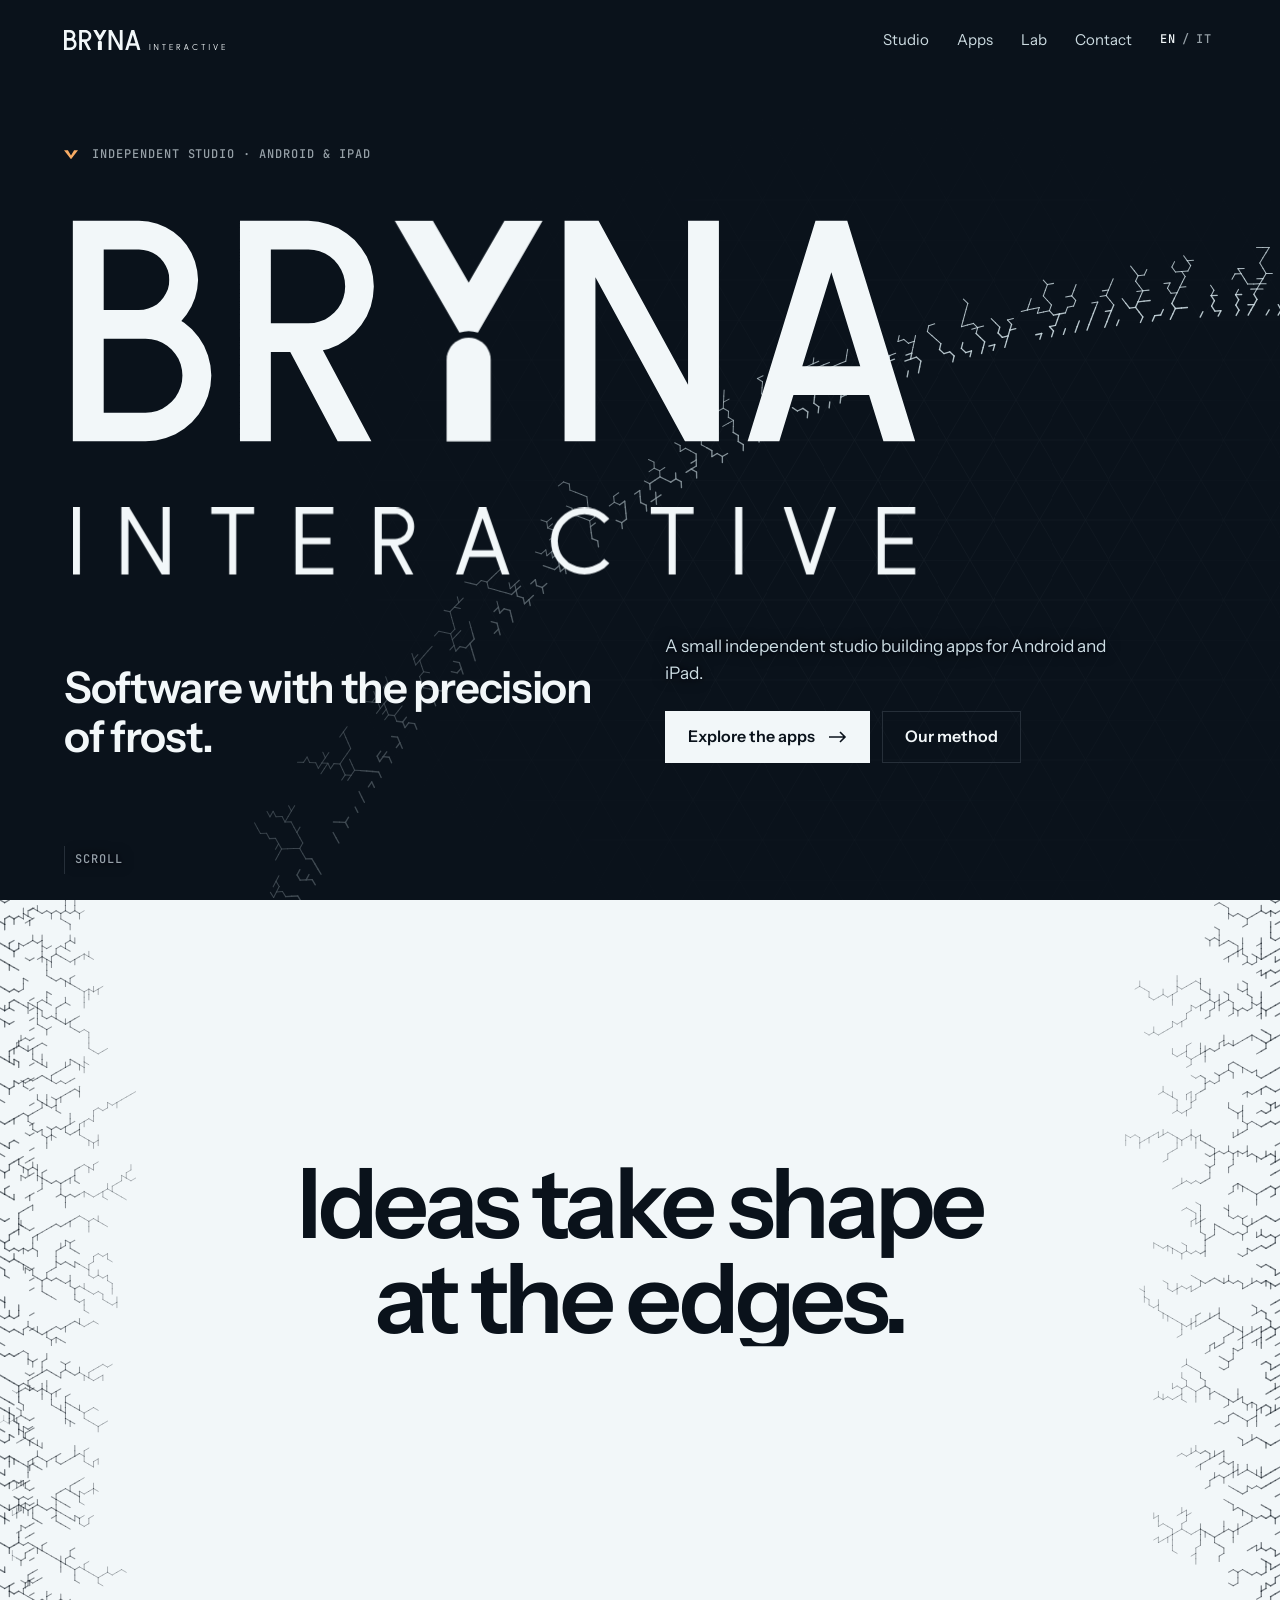
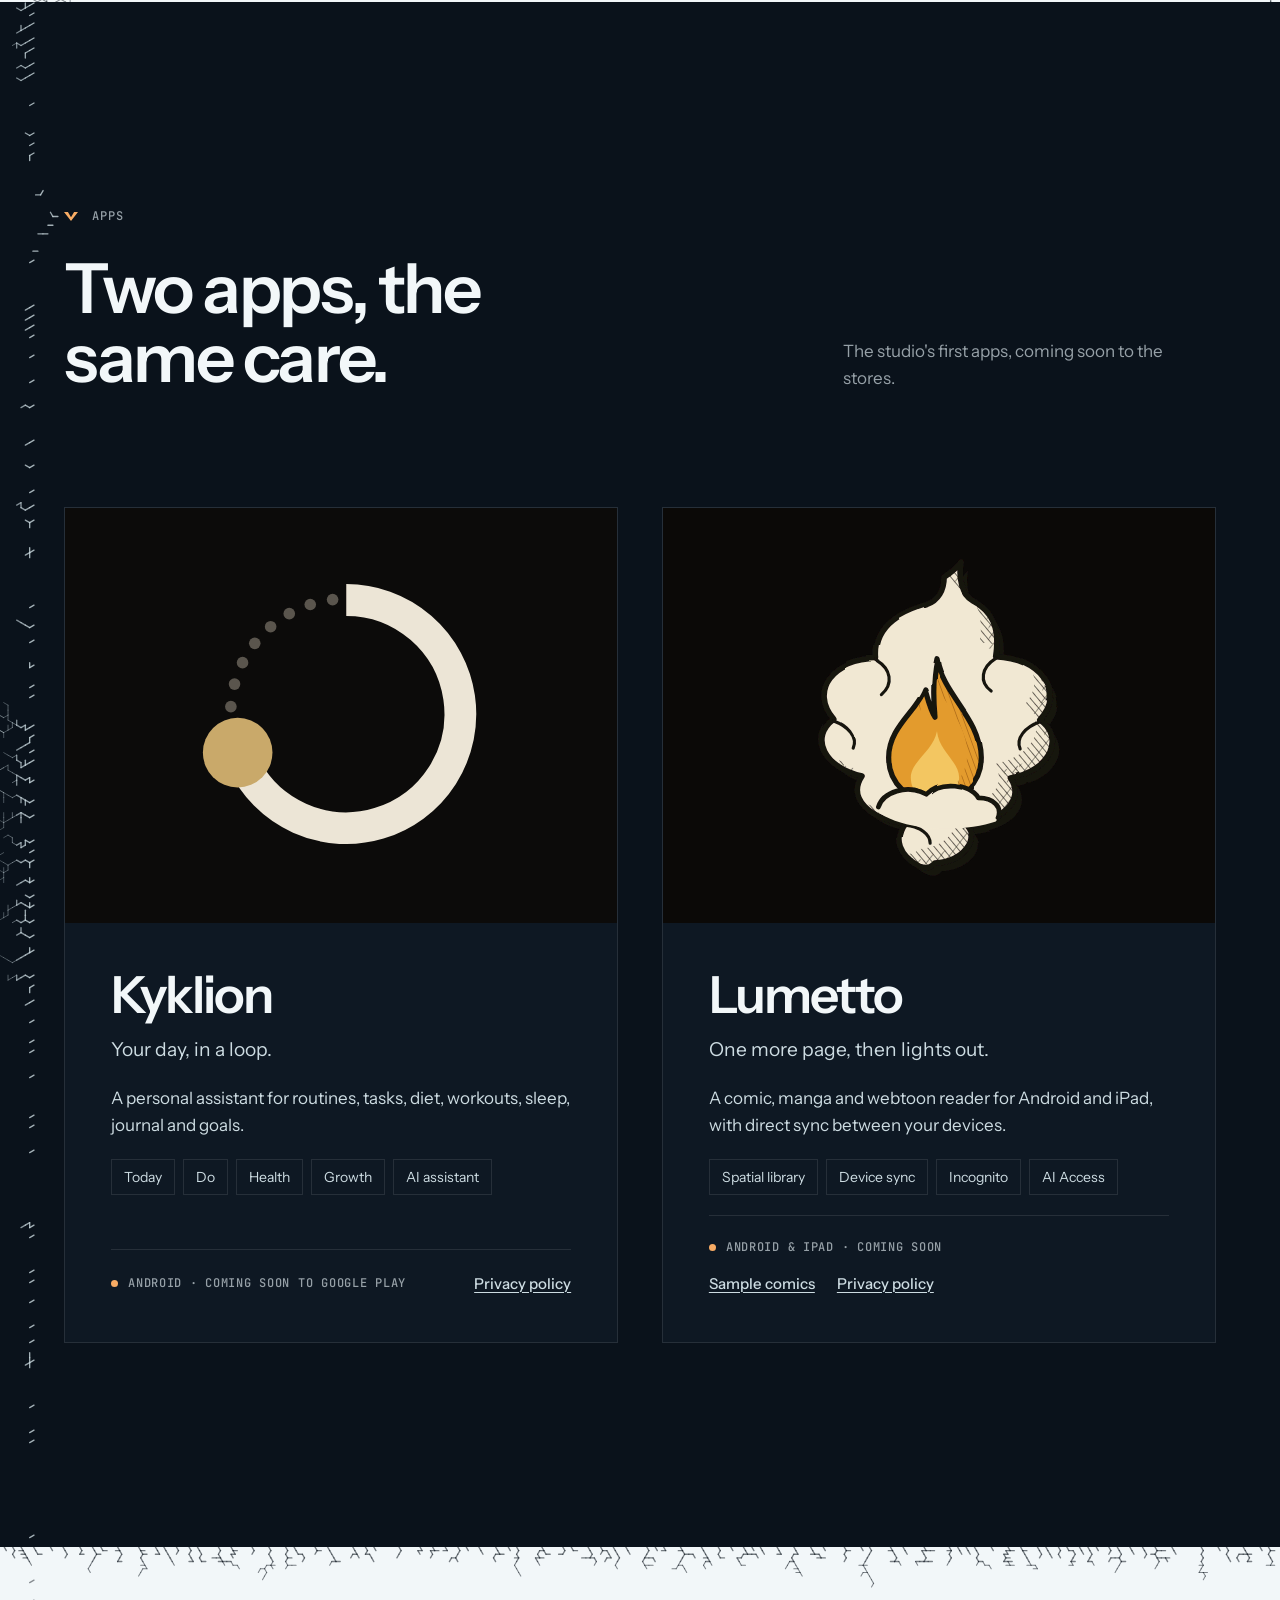
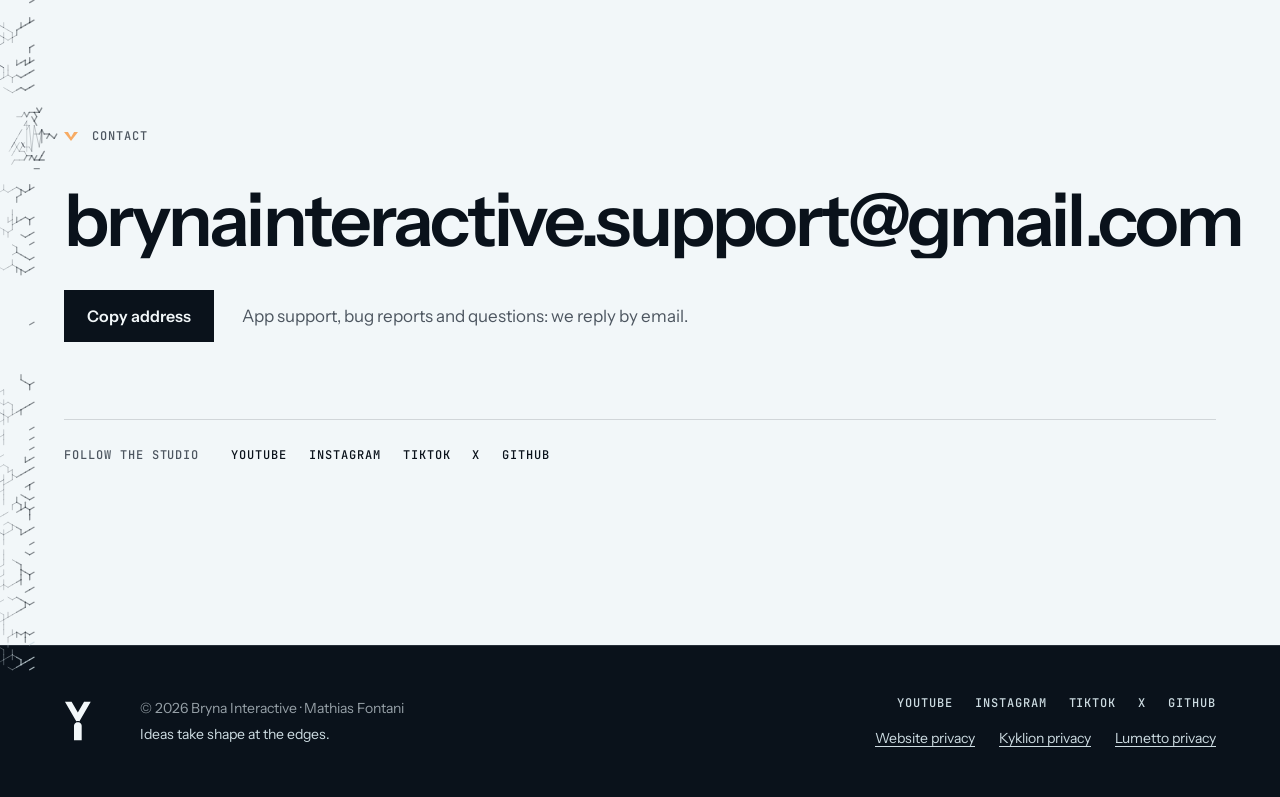
<file: index.html>
<!DOCTYPE html>
<html lang="en" data-lang="en" data-titolo-en="Bryna Interactive — independent app studio for Android and iPad" data-titolo-it="Bryna Interactive — studio indipendente di app per Android e iPad" data-desc-en="Bryna Interactive is an independent studio building apps for Android and iPad: Kyklion and Lumetto." data-desc-it="Bryna Interactive è uno studio indipendente che sviluppa app per Android e iPad: Kyklion e Lumetto.">
<head>
<meta charset="utf-8">
<meta name="viewport" content="width=device-width, initial-scale=1, viewport-fit=cover">
<title>Bryna Interactive — independent app studio for Android and iPad</title>
<meta name="description" content="Bryna Interactive is an independent studio building apps for Android and iPad: Kyklion and Lumetto.">
<link rel="canonical" href="https://bryna-interactive.github.io/">
<meta name="theme-color" content="#0A121B">
<meta name="color-scheme" content="dark">
<link rel="icon" href="favicon.svg" type="image/svg+xml">
<meta property="og:type" content="website">
<meta property="og:site_name" content="Bryna Interactive">
<meta property="og:title" content="Bryna Interactive — independent app studio for Android and iPad">
<meta property="og:description" content="Bryna Interactive is an independent studio building apps for Android and iPad: Kyklion and Lumetto.">
<meta property="og:url" content="https://bryna-interactive.github.io/">
<meta property="og:locale" content="en_GB">
<meta property="og:locale:alternate" content="it_IT">
<meta property="og:image" content="https://bryna-interactive.github.io/og.png">
<meta property="og:image:width" content="1200">
<meta property="og:image:height" content="630">
<meta name="twitter:card" content="summary_large_image">
<link rel="preload" href="instrument-sans.woff2" as="font" type="font/woff2" crossorigin>
<link rel="stylesheet" href="style.css">
<script>
  (function (d) {
    var l = 'en';
    try { if (localStorage.getItem('bryna-lingua') === 'it') l = 'it'; } catch (e) {}
    d.lang = l; d.setAttribute('data-lang', l); d.className = 'js';
  })(document.documentElement);
</script>
<script type="application/ld+json">{"@context": "https://schema.org", "@type": "Organization", "name": "Bryna Interactive", "url": "https://bryna-interactive.github.io/", "logo": "https://bryna-interactive.github.io/og.png", "email": "brynainteractive.support@gmail.com", "founder": {"@type": "Person", "name": "Mathias Fontani"}, "sameAs": ["https://www.youtube.com/@BrynaInteractive", "https://www.instagram.com/brynainteractive/", "https://www.tiktok.com/@brynainteractive", "https://x.com/BrynaInt", "https://github.com/Bryna-Interactive"]}</script>
</head>
<body class="p-home">
<a class="skip" href="#contenuto"><span class="t-en" lang="en">Skip to content</span><span class="t-it" lang="it">Vai al contenuto</span></a>
<svg width="0" height="0" style="position:absolute" aria-hidden="true" focusable="false">
  <defs>
    <path id="b-altre" fill="currentColor" fill-rule="evenodd" d="M42.2 98.5 L46.5 96.8 L50.5 94.3 L54.0 91.3 L57.1 87.7 L59.5 83.8 L61.3 79.4 L62.4 74.9 L62.8 70.2 L62.4 65.6 L61.3 61.1 L59.5 56.7 L57.1 52.8 L54.0 49.2 L50.5 46.2 L49.2 45.4 L51.6 42.5 L53.8 38.9 L55.4 35.0 L56.4 30.9 L56.8 26.8 L56.4 22.6 L55.4 18.5 L53.8 14.6 L51.6 11.0 L48.9 7.8 L45.7 5.1 L42.1 2.9 L38.3 1.3 L34.2 0.3 L30.0 0.0 L0.0 0.0 L0.0 100.0 L33.0 100.0 L37.7 99.6ZM39.7 17.0 L41.1 18.7 L42.2 20.5 L43.1 22.5 L43.6 24.6 L43.7 26.8 L43.6 28.9 L43.1 31.0 L42.2 33.0 L41.1 34.8 L39.7 36.5 L38.1 37.9 L36.2 39.0 L34.2 39.8 L32.1 40.3 L30.0 40.5 L14.0 40.5 L14.0 13.0 L30.0 13.0 L32.1 13.2 L34.2 13.7 L36.2 14.5 L38.1 15.6ZM42.8 56.7 L44.8 58.4 L46.5 60.4 L47.9 62.6 L48.9 65.1 L49.5 67.6 L49.7 70.2 L49.5 72.9 L48.9 75.4 L47.9 77.8 L46.5 80.1 L44.8 82.1 L42.8 83.8 L40.6 85.2 L38.2 86.2 L35.6 86.8 L33.0 87.0 L14.0 87.0 L14.0 53.5 L33.0 53.5 L35.6 53.7 L38.2 54.3 L40.6 55.3ZM135.4 100.0 L113.4 58.7 L115.9 58.1 L120.3 56.3 L124.2 53.8 L127.8 50.8 L130.8 47.2 L133.3 43.3 L135.1 38.9 L136.1 34.4 L136.5 29.8 L136.1 25.1 L135.1 20.6 L133.3 16.2 L130.8 12.3 L127.8 8.7 L124.2 5.7 L120.3 3.2 L115.9 1.5 L111.4 0.4 L106.8 0.0 L75.8 0.0 L75.8 100.0 L89.8 100.0 L89.8 59.5 L98.6 59.5 L120.1 100.0ZM120.3 39.6 L118.6 41.6 L116.6 43.3 L114.4 44.7 L111.9 45.7 L109.4 46.3 L106.8 46.5 L89.8 46.5 L89.8 13.0 L106.8 13.0 L109.4 13.2 L111.9 13.8 L114.4 14.8 L116.6 16.2 L118.6 17.9 L120.3 19.9 L121.7 22.2 L122.7 24.6 L123.3 27.1 L123.5 29.8 L123.3 32.4 L122.7 34.9 L121.7 37.4ZM277.6 100.0 L293.0 100.0 L293.0 0.0 L279.0 0.0 L279.0 74.4 L238.4 0.0 L223.0 0.0 L223.0 100.0 L237.0 100.0 L237.0 25.6ZM336.8 0.0 L306.0 100.0 L320.4 100.0 L326.8 79.0 L361.1 79.0 L367.6 100.0 L382.0 100.0 L351.2 0.0ZM330.8 66.0 L344.0 23.3 L357.1 66.0Z"/>
    <path id="b-stelo" fill="currentColor" d="M189.4 61.4 L189.0 59.9 L188.4 58.5 L187.6 57.1 L186.6 55.9 L185.4 54.9 L184.0 54.1 L182.6 53.5 L181.1 53.1 L179.5 53.0 L177.9 53.1 L176.4 53.5 L175.0 54.1 L173.6 54.9 L172.4 55.9 L171.4 57.1 L170.6 58.5 L170.0 59.9 L169.6 61.4 L169.5 63.0 L169.5 100.0 L189.5 100.0 L189.5 63.0Z"/>
    <path id="b-cristallo" fill="currentColor" d="M177.5 50.2 L179.5 50.0 L181.5 50.2 L183.7 50.7 L213.0 0.0 L195.7 0.0 L179.5 28.0 L163.3 0.0 L146.0 0.0 L175.3 50.7Z"/>
    <path id="b-desc" fill="currentColor" fill-rule="evenodd" d="M3.2 30.4 L3.2 0.0 L0.0 0.0 L0.0 30.4ZM40.3 30.4 L43.9 30.4 L43.9 0.0 L40.7 0.0 L40.7 25.1 L25.6 0.0 L22.0 0.0 L22.0 30.4 L25.2 30.4 L25.2 5.3ZM82.2 0.0 L62.8 0.0 L62.8 3.0 L70.9 3.0 L70.9 30.4 L74.1 30.4 L74.1 3.0 L82.2 3.0ZM101.0 0.0 L101.0 30.4 L118.1 30.4 L118.1 27.4 L104.2 27.4 L104.2 16.7 L116.8 16.7 L116.8 13.7 L104.2 13.7 L104.2 3.0 L118.1 3.0 L118.1 0.0ZM154.4 30.4 L147.4 17.2 L148.8 16.9 L150.1 16.3 L151.2 15.6 L152.3 14.8 L153.2 13.7 L153.9 12.6 L154.4 11.3 L154.7 10.0 L154.8 8.6 L154.7 7.3 L154.4 6.0 L153.9 4.7 L153.2 3.6 L152.3 2.5 L151.2 1.7 L150.1 0.9 L148.8 0.4 L147.5 0.1 L146.2 0.0 L136.9 0.0 L136.9 30.4 L140.1 30.4 L140.1 17.3 L144.0 17.3 L151.0 30.4ZM150.2 4.6 L150.8 5.3 L151.2 6.1 L151.6 6.9 L151.8 7.8 L151.8 8.6 L151.8 9.5 L151.6 10.4 L151.2 11.2 L150.8 12.0 L150.2 12.7 L149.5 13.2 L148.7 13.7 L147.9 14.0 L147.1 14.2 L146.2 14.3 L140.1 14.3 L140.1 3.0 L146.2 3.0 L147.1 3.0 L147.9 3.2 L148.7 3.6 L149.5 4.1ZM187.5 0.0 L184.1 0.0 L173.7 30.4 L177.0 30.4 L179.8 22.4 L191.8 22.4 L194.6 30.4 L198.0 30.4ZM190.8 19.4 L180.8 19.4 L185.8 4.9ZM234.4 0.2 L232.0 0.0 L229.6 0.2 L227.3 0.7 L225.1 1.7 L223.1 2.9 L221.3 4.5 L219.7 6.3 L218.5 8.3 L217.5 10.5 L217.0 12.8 L216.8 15.2 L217.0 17.6 L217.5 19.9 L218.5 22.1 L219.7 24.1 L221.3 25.9 L223.1 27.5 L225.1 28.7 L227.3 29.6 L229.6 30.2 L232.0 30.4 L234.4 30.2 L236.7 29.6 L238.9 28.7 L240.9 27.5 L242.7 25.9 L243.3 25.3 L240.9 23.2 L240.5 23.7 L239.1 25.0 L237.5 25.9 L235.7 26.7 L233.9 27.1 L232.0 27.3 L230.1 27.1 L228.3 26.7 L226.5 25.9 L224.9 25.0 L223.5 23.7 L222.2 22.3 L221.2 20.7 L220.5 18.9 L220.1 17.1 L219.9 15.2 L220.1 13.3 L220.5 11.5 L221.2 9.7 L222.2 8.1 L223.5 6.7 L224.9 5.4 L226.5 4.4 L228.3 3.7 L230.1 3.3 L232.0 3.1 L233.9 3.3 L235.7 3.7 L237.5 4.4 L239.1 5.4 L240.5 6.7 L240.9 7.1 L243.3 5.1 L242.7 4.5 L240.9 2.9 L238.9 1.7 L236.7 0.7ZM262.1 0.0 L262.1 3.0 L270.2 3.0 L270.2 30.4 L273.4 30.4 L273.4 3.0 L281.5 3.0 L281.5 0.0ZM303.6 30.4 L303.6 0.0 L300.4 0.0 L300.4 30.4ZM336.0 30.4 L346.1 0.0 L342.8 0.0 L334.3 25.4 L325.8 0.0 L322.4 0.0 L332.6 30.4ZM365.0 0.0 L365.0 30.4 L382.0 30.4 L382.0 27.4 L368.2 27.4 L368.2 16.7 L380.8 16.7 L380.8 13.7 L368.2 13.7 L368.2 3.0 L382.0 3.0 L382.0 0.0Z"/>
    <path id="b-simbolo" fill="currentColor" fill-rule="evenodd" d="M-4.2 50.7 L-2.0 50.2 L0.0 50.0 L2.0 50.2 L4.2 50.7 L33.5 0.0 L16.2 0.0 L0.0 28.0 L-16.2 0.0 L-33.5 0.0ZM9.5 59.9 L8.9 58.5 L8.1 57.1 L7.1 55.9 L5.9 54.9 L4.5 54.1 L3.1 53.5 L1.6 53.1 L0.0 53.0 L-1.6 53.1 L-3.1 53.5 L-4.5 54.1 L-5.9 54.9 L-7.1 55.9 L-8.1 57.1 L-8.9 58.5 L-9.5 59.9 L-9.9 61.4 L-10.0 63.0 L-10.0 100.0 L10.0 100.0 L10.0 63.0 L9.9 61.4Z"/>
    <symbol id="freccia" viewBox="0 0 18 12"><path d="M0 6h16M11 1l5 5-5 5" fill="none" stroke="currentColor" stroke-width="1.6"/></symbol>
    <symbol id="v" viewBox="0 0 16 10"><path d="M0 0h4.5L8 5.8 11.5 0H16L8 10z" fill="currentColor"/></symbol>
  </defs>
</svg>

<header class="top" id="testata">
  <div class="top-in">
    <a class="logo-link" href="#inizio" aria-label="Bryna Interactive — home">
      <svg viewBox="0 0 806 100" aria-hidden="true"><use href="#b-altre"/><use href="#b-stelo"/><use href="#b-cristallo"/><use href="#b-desc" transform="translate(428 70) scale(.987)"/></svg>
    </a>
    <nav class="nav" id="menu" aria-label="Menu">
      <a href="studio.html"><span class="t-en" lang="en">Studio</span><span class="t-it" lang="it">Studio</span></a>
      <a href="#progetti"><span class="t-en" lang="en">Apps</span><span class="t-it" lang="it">App</span></a>
      <a href="lab.html"><span class="t-en" lang="en">Lab</span><span class="t-it" lang="it">Laboratorio</span></a>
      <a href="#contatti"><span class="t-en" lang="en">Contact</span><span class="t-it" lang="it">Contatti</span></a>
    </nav>
    <button class="lang" type="button" id="lingua"><span data-l="en">EN</span>/<span data-l="it">IT</span></button>
    <button class="menu-btn" type="button" aria-controls="menu" aria-expanded="false" aria-label="Menu"><span></span><span></span></button>
  </div>
</header>

<main id="contenuto">

<section class="hero" id="inizio">
    <div class="hero-reticolo" aria-hidden="true"></div>
    <canvas id="brina-hero" aria-hidden="true"></canvas>
    <div class="hero-in">
      <p class="kicker mono"><span class="t-en" lang="en">Independent studio · Android &amp; iPad</span><span class="t-it" lang="it">Studio indipendente · Android e iPad</span></p>
      <h1 class="h-marchio" style="margin:0">
        <svg class="marchio-hero" viewBox="-4 -4 390 168.4" role="img" aria-label="BRYNA INTERACTIVE">
          <use href="#b-altre"/>
          <path class="asta" fill="currentColor" d="M186.5 0.0 L186.5 100.0 L172.5 100.0 L172.5 0.0Z"/>
          <use class="stelo" href="#b-stelo"/>
          <use class="cristallo" href="#b-cristallo"/>
          <circle class="lampo" cx="179.5" cy="51.9" r="1.6" fill="#F7AB64"/>
          <use class="descrittore" href="#b-desc" transform="translate(0 130)"/>
        </svg>
      </h1>
      <div class="hero-righe">
        <p class="hero-titolo">
          <span class="t-en" lang="en"><span class="riga"><span style="--ritardo:2.5s">Software with the precision</span></span><span class="riga"><span style="--ritardo:2.65s">of frost.</span></span></span>
          <span class="t-it" lang="it"><span class="riga"><span style="--ritardo:2.5s">Software con la precisione</span></span><span class="riga"><span style="--ritardo:2.65s">della brina.</span></span></span>
        </p>
        <div class="hero-dx">
          <p><span class="t-en" lang="en">A small independent studio building apps for Android and iPad.</span><span class="t-it" lang="it">Piccolo studio indipendente che sviluppa app per Android e iPad.</span></p>
          <div class="cta">
            <a class="btn" href="#progetti"><span class="t-en" lang="en">Explore the apps</span><span class="t-it" lang="it">Scopri le app</span><svg class="freccia" aria-hidden="true"><use href="#freccia"/></svg></a>
            <a class="btn vuoto" href="studio.html#metodo"><span class="t-en" lang="en">Our method</span><span class="t-it" lang="it">Il metodo</span></a>
          </div>
        </div>
      </div>
    </div>
    <div class="hero-meta">
      <div class="wrap mono">
        <a class="scorri" href="#margini"><i></i><span class="t-en" lang="en">Scroll</span><span class="t-it" lang="it">Scorri</span></a>
      </div>
    </div>
  </section>

<section class="margini chiara" id="margini" aria-labelledby="t-margini">
    <canvas class="brina-margine sx" aria-hidden="true"></canvas>
    <canvas class="brina-margine dx" aria-hidden="true"></canvas>
    <div class="wrap">
      <h2 class="frase" id="t-margini" data-taglio><span class="t-en" lang="en">Ideas take shape at the edges.</span><span class="t-it" lang="it">Le idee prendono forma ai margini.</span></h2>
    </div>
  </section>

<section class="section" id="progetti" aria-labelledby="t-progetti">
    <div class="wrap">
      <div class="progetti-testa">
        <div>
          <p class="kicker mono"><span class="t-en" lang="en">Apps</span><span class="t-it" lang="it">App</span></p>
          <h2 class="titolo" id="t-progetti" data-taglio><span class="t-en" lang="en">Two apps, the same care.</span><span class="t-it" lang="it">Due app, la stessa cura.</span></h2>
        </div>
        <p data-rivela><span class="t-en" lang="en">The studio's first apps, coming soon to the stores.</span><span class="t-it" lang="it">Le prime app dello studio, in arrivo sugli store.</span></p>
      </div>
      <div class="app-griglia">
        <article class="app kyklion" data-osserva aria-labelledby="t-kyklion">
          <div class="visivo"><svg viewBox="60 78 380 360" role="img" aria-label="Kyklion"><path class="kyk-anello" d="M256.9 106.8A149.5 149.5 0 1 1 121.4 319.5" fill="none" stroke="#ECE5D6" stroke-width="41.7"/><circle class="kyk-punto" style="transition-delay:1.00s" cx="239.0" cy="106.3" r="7.6" fill="#5A554D"/><circle class="kyk-punto" style="transition-delay:1.09s" cx="209.7" cy="112.7" r="7.6" fill="#5A554D"/><circle class="kyk-punto" style="transition-delay:1.18s" cx="182.2" cy="124.7" r="7.6" fill="#5A554D"/><circle class="kyk-punto" style="transition-delay:1.27s" cx="157.8" cy="141.8" r="7.6" fill="#5A554D"/><circle class="kyk-punto" style="transition-delay:1.36s" cx="137.0" cy="163.6" r="7.6" fill="#5A554D"/><circle class="kyk-punto" style="transition-delay:1.45s" cx="121.0" cy="188.9" r="7.6" fill="#5A554D"/><circle class="kyk-punto" style="transition-delay:1.54s" cx="110.5" cy="217.0" r="7.6" fill="#5A554D"/><circle class="kyk-punto" style="transition-delay:1.63s" cx="105.7" cy="246.6" r="7.6" fill="#5A554D"/><circle class="kyk-oro" cx="114.6" cy="306.8" r="45.6" fill="#C9A96A"/></svg></div>
          <div class="app-corpo">
            <h3 id="t-kyklion">Kyklion</h3>
            <p class="motto"><span class="t-en" lang="en">Your day, in a loop.</span><span class="t-it" lang="it">La tua giornata in un ciclo.</span></p>
            <p class="desc"><span class="t-en" lang="en">A personal assistant for routines, tasks, diet, workouts, sleep, journal and goals.</span><span class="t-it" lang="it">Assistente personale per routine, task, dieta, workout, sonno, diario e obiettivi.</span></p>
            <ul class="etichette">
              <li><span class="t-en" lang="en">Today</span><span class="t-it" lang="it">Oggi</span></li>
              <li><span class="t-en" lang="en">Do</span><span class="t-it" lang="it">Fare</span></li>
              <li><span class="t-en" lang="en">Health</span><span class="t-it" lang="it">Salute</span></li>
              <li><span class="t-en" lang="en">Growth</span><span class="t-it" lang="it">Crescita</span></li>
              <li><span class="t-en" lang="en">AI assistant</span><span class="t-it" lang="it">Assistente IA</span></li>
            </ul>
            <div class="meta mono">
              <span class="stato"><span class="t-en" lang="en">Android · coming soon to Google&nbsp;Play</span><span class="t-it" lang="it">Android · in arrivo su Google&nbsp;Play</span></span>
              <span class="link-app">
                <a class="t-en" lang="en" href="kyklion/privacy.html#en">Privacy policy</a><a class="t-it" lang="it" href="kyklion/privacy.html">Informativa privacy</a>
              </span>
            </div>
          </div>
        </article>
        <article class="app lumetto" data-osserva aria-labelledby="t-lumetto">
          <div class="visivo"><svg viewBox="36 12 144 166" role="img" aria-label="Lumetto"><defs><path id="lu-n" d="M98.8 170.3C89 165.8 85.5 156.8 91.5 148.7C73.4 146.9 62.5 136.1 69.7 125.3C50.4 120.8 43.1 105.5 55.2 96.5C43.1 82.1 55.2 66.8 76.9 66.8C75.5 49 92 43 102 40C107.5 38 110.5 33 110.5 26.5C113.5 24.5 116.5 22 119 19C117.5 27 119.5 35 125 38.5C134 43 138.5 51 136.2 65.9C158.1 66.8 171.3 83 158.1 97.4C170.2 105.5 164.1 122.6 143.5 126.2C150.7 137 139.9 147.8 121.8 149.6C127.8 156.8 120.5 167.6 106 168.5C103.6 171.2 101.1 171.2 98.8 170.3Z"/><path id="lu-f" d="M101 70C104 88 123 100 123 119C123 132 113 141 100 141C87 141 77 132 77 119C77 104 91 96 95 85C97 92 98 96 100 99C99 88 99 79 101 70Z"/><filter id="lu-r" x="-10%" y="-10%" width="120%" height="120%"><feTurbulence type="fractalNoise" baseFrequency="0.03" numOctaves="2" seed="4"/><feDisplacementMap in="SourceGraphic" scale="1.5"/></filter><pattern id="lu-t1" width="2.8" height="2.8" patternUnits="userSpaceOnUse" patternTransform="rotate(-40)"><line x1="0" y1="0" x2="0" y2="2.8" stroke="#16120E" stroke-width="0.75"/></pattern><pattern id="lu-t2" width="3.4" height="3.4" patternUnits="userSpaceOnUse" patternTransform="rotate(38)"><line x1="0" y1="0" x2="0" y2="3.4" stroke="#16120E" stroke-width="0.6"/></pattern><pattern id="lu-tf" width="2.6" height="2.6" patternUnits="userSpaceOnUse" patternTransform="rotate(-20)"><line x1="0" y1="0" x2="0" y2="2.6" stroke="#9A5A12" stroke-width="0.7"/></pattern><mask id="lu-o1"><use href="#lu-n" fill="#fff"/><use href="#lu-n" fill="#000" transform="translate(-8 -7)"/></mask><mask id="lu-o2"><use href="#lu-n" fill="#fff"/><use href="#lu-n" fill="#000" transform="translate(-4 -4)"/></mask><mask id="lu-of"><use href="#lu-f" fill="#fff"/><use href="#lu-f" fill="#000" transform="translate(-7 -2)"/></mask></defs><use href="#lu-n" fill="#16120E" transform="translate(3.5 4)" filter="url(#lu-r)"/><use href="#lu-n" fill="#F1E8D3"/><rect width="200" height="200" fill="url(#lu-t1)" mask="url(#lu-o1)" opacity="0.8" filter="url(#lu-r)"/><rect width="200" height="200" fill="url(#lu-t2)" mask="url(#lu-o2)" opacity="0.7" filter="url(#lu-r)"/><use href="#lu-n" fill="none" stroke="#16120E" stroke-width="2.86" stroke-linejoin="round" filter="url(#lu-r)"/><g fill="none" stroke="#16120E" stroke-width="1.56" stroke-linecap="round" filter="url(#lu-r)"><path d="M76.9 67.7C84.2 72.2 85.5 79.4 79.4 84.8"/><path d="M136.2 66.8C129 71.3 127.8 78.5 133.9 83"/><path d="M55.2 97.4C62.5 100.1 67.3 105.5 64.9 110.9"/><path d="M158.1 98.3C150.7 101 146 106.4 148.3 111.8"/><path d="M91.5 149.6C98.8 150.5 103.6 154.1 103.6 158.6"/></g><g transform="translate(6 -3)"><g class="lu-fiamma"><use href="#lu-f" fill="#E39B2D"/><path d="M101 106C102 116 112 121 112 129C112 136 107 140 100 140C93 140 88 136 88 129C88 121 99 116 101 106Z" fill="#F3C661"/><rect width="200" height="200" fill="url(#lu-tf)" mask="url(#lu-of)" opacity="0.8"/><use href="#lu-f" fill="none" stroke="#16120E" stroke-width="2.6" stroke-linejoin="round" filter="url(#lu-r)"/></g></g><path d="M76.8 142.4C79 133.4 92 128.9 101.7 134.3C108.2 127.1 123.3 128.9 127.6 136.1C136.2 136.1 140.6 142.4 136.2 147.8C121.1 153.2 89.8 153.2 76.8 142.4Z" fill="#F1E8D3"/><path d="M77.9 140.6C80.1 133.4 92 128.9 101.7 134.3C108.2 127.1 123.3 128.9 127.6 136.1C135.2 136.1 139.5 140.6 137.3 146" fill="none" stroke="#16120E" stroke-width="2.34" stroke-linecap="round" stroke-linejoin="round" filter="url(#lu-r)"/></svg></div>
          <div class="app-corpo">
            <h3 id="t-lumetto">Lumetto</h3>
            <p class="motto"><span class="t-en" lang="en">One more page, then lights out.</span><span class="t-it" lang="it">Ancora una pagina, poi spengo il lume.</span></p>
            <p class="desc"><span class="t-en" lang="en">A comic, manga and webtoon reader for Android and iPad, with direct sync between your devices.</span><span class="t-it" lang="it">Lettore di fumetti, manga e webtoon per Android e iPad, con sincronizzazione diretta tra i tuoi dispositivi.</span></p>
            <ul class="etichette">
              <li><span class="t-en" lang="en">Spatial library</span><span class="t-it" lang="it">Libreria a navigazione spaziale</span></li>
              <li><span class="t-en" lang="en">Device sync</span><span class="t-it" lang="it">Sincronizzazione tra dispositivi</span></li>
              <li>Incognito</li>
              <li><span class="t-en" lang="en">AI Access</span><span class="t-it" lang="it">Accesso AI</span></li>
            </ul>
            <div class="meta mono">
              <span class="stato"><span class="t-en" lang="en">Android &amp; iPad · coming soon</span><span class="t-it" lang="it">Android e iPad · in arrivo</span></span>
              <span class="link-app">
                <a class="t-en" lang="en" href="lumetto/samples/">Sample comics</a><a class="t-it" lang="it" href="lumetto/samples/#it">Fumetti di prova</a>
                <a class="t-en" lang="en" href="lumetto/privacy.html#en">Privacy policy</a><a class="t-it" lang="it" href="lumetto/privacy.html">Informativa privacy</a>
              </span>
            </div>
          </div>
        </article>
      </div>
    </div>
  </section>

<section class="section chiara contatti" id="contatti" aria-labelledby="t-contatti">
    <canvas class="brina-bordo" aria-hidden="true"></canvas>
    <div class="wrap">
      <h2 class="kicker mono" id="t-contatti"><span class="t-en" lang="en">Contact</span><span class="t-it" lang="it">Contatti</span></h2>
      <a class="grande" href="mailto:brynainteractive.support@gmail.com" data-taglio>brynainteractive.support@gmail.com</a>
      <div class="contatti-riga">
        <button class="btn" type="button" id="copia"><span class="t-en" lang="en">Copy address</span><span class="t-it" lang="it">Copia l'indirizzo</span></button>
        <p><span class="t-en" lang="en">App support, bug reports and questions: we reply by email.</span><span class="t-it" lang="it">Supporto per le app, segnalazioni e domande: rispondiamo via email.</span></p>
        <span class="copiato mono" id="esito" aria-live="polite"></span>
      </div>
      <div class="contatti-social">
        <p class="mono"><span class="t-en" lang="en">Follow the studio</span><span class="t-it" lang="it">Segui lo studio</span></p>
        <div class="social mono">
        <a href="https://www.youtube.com/@BrynaInteractive" rel="me noopener" target="_blank">YouTube</a>
        <a href="https://www.instagram.com/brynainteractive/" rel="me noopener" target="_blank">Instagram</a>
        <a href="https://www.tiktok.com/@brynainteractive" rel="me noopener" target="_blank">TikTok</a>
        <a href="https://x.com/BrynaInt" rel="me noopener" target="_blank">X</a>
        <a href="https://github.com/Bryna-Interactive" rel="me noopener" target="_blank">GitHub</a>
      </div>
      </div>
    </div>
  </section>

</main>
<footer class="piede">
  <div class="wrap">
    <a class="piede-segno" href="#inizio" aria-label="Bryna Interactive — home"><svg viewBox="-36 -2 72 104" aria-hidden="true"><use href="#b-simbolo"/></svg></a>
    <div class="piede-testo">
      <p>© 2026 Bryna Interactive · Mathias Fontani</p>
      <p class="piede-motto"><span class="t-en" lang="en">Ideas take shape at the edges.</span><span class="t-it" lang="it">Le idee prendono forma ai margini.</span></p>
    </div>
    <div class="piede-link">
      <nav class="social mono" aria-label="Social">
        <a href="https://www.youtube.com/@BrynaInteractive" rel="me noopener" target="_blank">YouTube</a>
        <a href="https://www.instagram.com/brynainteractive/" rel="me noopener" target="_blank">Instagram</a>
        <a href="https://www.tiktok.com/@brynainteractive" rel="me noopener" target="_blank">TikTok</a>
        <a href="https://x.com/BrynaInt" rel="me noopener" target="_blank">X</a>
        <a href="https://github.com/Bryna-Interactive" rel="me noopener" target="_blank">GitHub</a>
      </nav>
      <nav class="legali" aria-label="Privacy">
        <a class="t-en" lang="en" href="privacy.html">Website privacy</a><a class="t-it" lang="it" href="privacy.html#it">Privacy del sito</a>
        <a class="t-en" lang="en" href="kyklion/privacy.html#en">Kyklion privacy</a><a class="t-it" lang="it" href="kyklion/privacy.html">Informativa Kyklion</a>
        <a class="t-en" lang="en" href="lumetto/privacy.html#en">Lumetto privacy</a><a class="t-it" lang="it" href="lumetto/privacy.html">Informativa Lumetto</a>
      </nav>
    </div>
  </div>
</footer>
<canvas id="brina-filo" aria-hidden="true"></canvas>
<script src="site.js" defer></script>
</body>
</html>
</file>
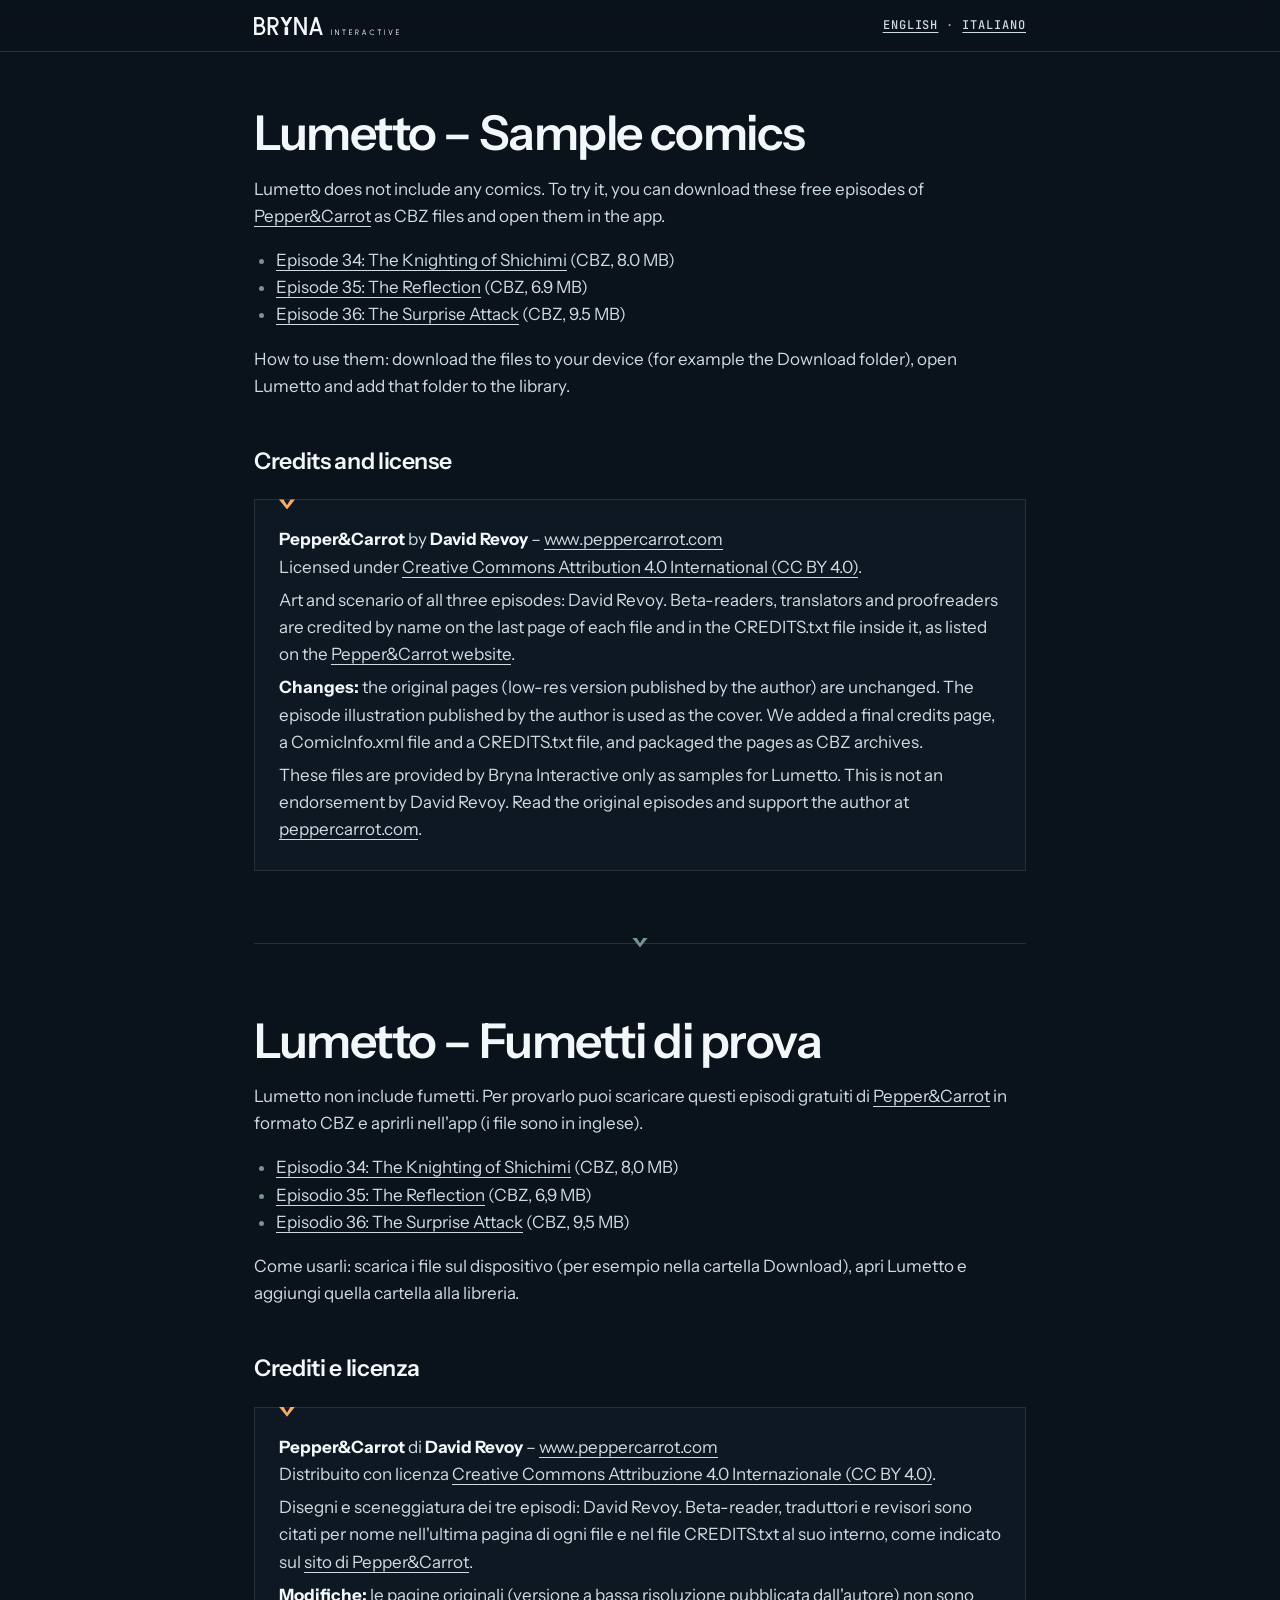
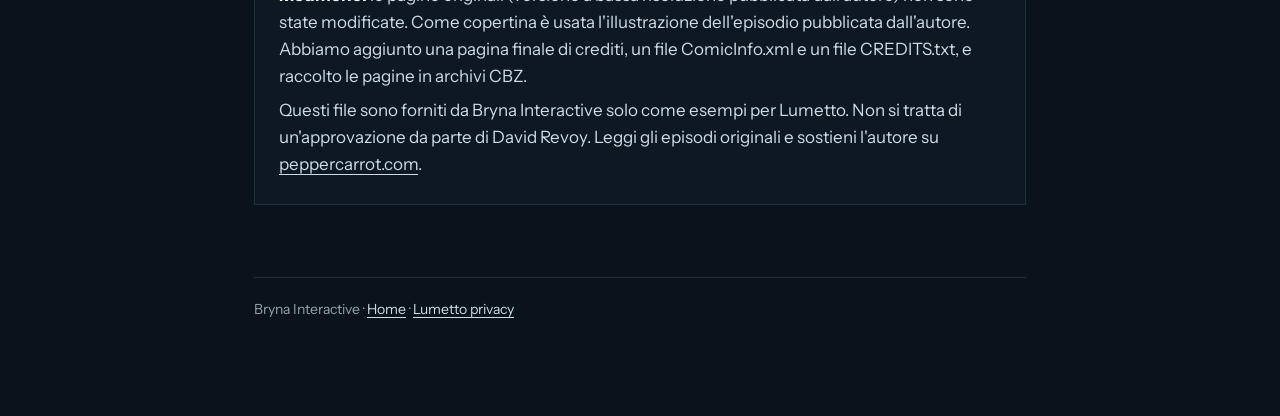
<file: lumetto/samples/index.html>
<!DOCTYPE html>
<html lang="en">
<head>
<meta charset="utf-8">
<meta name="viewport" content="width=device-width, initial-scale=1">
<title>Lumetto – Sample comics</title>
<link rel="stylesheet" href="../../style.css">
</head>
<body>
<header class="sito"><div>
  <a class="marchio" href="../../">Bryna Interactive</a>
  <nav class="lingue"><a href="#en">English</a> · <a href="#it">Italiano</a></nav>
</div></header>
<main>

<article id="en" lang="en">
<h1>Lumetto – Sample comics</h1>
<p>Lumetto does not include any comics. To try it, you can download these free episodes of <a href="https://www.peppercarrot.com/">Pepper&amp;Carrot</a> as CBZ files and open them in the app.</p>

<ul>
  <li><a href="Pepper-and-Carrot_E34_The-Knighting-of-Shichimi.cbz" download>Episode 34: The Knighting of Shichimi</a> (CBZ, 8.0 MB)</li>
  <li><a href="Pepper-and-Carrot_E35_The-Reflection.cbz" download>Episode 35: The Reflection</a> (CBZ, 6.9 MB)</li>
  <li><a href="Pepper-and-Carrot_E36_The-Surprise-Attack.cbz" download>Episode 36: The Surprise Attack</a> (CBZ, 9.5 MB)</li>
</ul>

<p>How to use them: download the files to your device (for example the Download folder), open Lumetto and add that folder to the library.</p>

<h2>Credits and license</h2>
<div class="riquadro">
  <p><strong>Pepper&amp;Carrot</strong> by <strong>David Revoy</strong> – <a href="https://www.peppercarrot.com/">www.peppercarrot.com</a><br>
  Licensed under <a href="https://creativecommons.org/licenses/by/4.0/">Creative Commons Attribution 4.0 International (CC BY 4.0)</a>.</p>
  <p>Art and scenario of all three episodes: David Revoy. Beta-readers, translators and proofreaders are credited by name on the last page of each file and in the CREDITS.txt file inside it, as listed on the <a href="https://www.peppercarrot.com/en/about/index.html">Pepper&amp;Carrot website</a>.</p>
  <p><strong>Changes:</strong> the original pages (low-res version published by the author) are unchanged. The episode illustration published by the author is used as the cover. We added a final credits page, a ComicInfo.xml file and a CREDITS.txt file, and packaged the pages as CBZ archives.</p>
  <p>These files are provided by Bryna Interactive only as samples for Lumetto. This is not an endorsement by David Revoy. Read the original episodes and support the author at <a href="https://www.peppercarrot.com/">peppercarrot.com</a>.</p>
</div>
</article>

<hr>

<article id="it" lang="it">
<h1>Lumetto – Fumetti di prova</h1>
<p>Lumetto non include fumetti. Per provarlo puoi scaricare questi episodi gratuiti di <a href="https://www.peppercarrot.com/it/">Pepper&amp;Carrot</a> in formato CBZ e aprirli nell'app (i file sono in inglese).</p>

<ul>
  <li><a href="Pepper-and-Carrot_E34_The-Knighting-of-Shichimi.cbz" download>Episodio 34: The Knighting of Shichimi</a> (CBZ, 8,0 MB)</li>
  <li><a href="Pepper-and-Carrot_E35_The-Reflection.cbz" download>Episodio 35: The Reflection</a> (CBZ, 6,9 MB)</li>
  <li><a href="Pepper-and-Carrot_E36_The-Surprise-Attack.cbz" download>Episodio 36: The Surprise Attack</a> (CBZ, 9,5 MB)</li>
</ul>

<p>Come usarli: scarica i file sul dispositivo (per esempio nella cartella Download), apri Lumetto e aggiungi quella cartella alla libreria.</p>

<h2>Crediti e licenza</h2>
<div class="riquadro">
  <p><strong>Pepper&amp;Carrot</strong> di <strong>David Revoy</strong> – <a href="https://www.peppercarrot.com/it/">www.peppercarrot.com</a><br>
  Distribuito con licenza <a href="https://creativecommons.org/licenses/by/4.0/deed.it">Creative Commons Attribuzione 4.0 Internazionale (CC BY 4.0)</a>.</p>
  <p>Disegni e sceneggiatura dei tre episodi: David Revoy. Beta-reader, traduttori e revisori sono citati per nome nell'ultima pagina di ogni file e nel file CREDITS.txt al suo interno, come indicato sul <a href="https://www.peppercarrot.com/it/about/index.html">sito di Pepper&amp;Carrot</a>.</p>
  <p><strong>Modifiche:</strong> le pagine originali (versione a bassa risoluzione pubblicata dall'autore) non sono state modificate. Come copertina è usata l'illustrazione dell'episodio pubblicata dall'autore. Abbiamo aggiunto una pagina finale di crediti, un file ComicInfo.xml e un file CREDITS.txt, e raccolto le pagine in archivi CBZ.</p>
  <p>Questi file sono forniti da Bryna Interactive solo come esempi per Lumetto. Non si tratta di un'approvazione da parte di David Revoy. Leggi gli episodi originali e sostieni l'autore su <a href="https://www.peppercarrot.com/it/">peppercarrot.com</a>.</p>
</div>
</article>

<footer>Bryna Interactive · <a href="../../">Home</a> · <a href="../privacy.html">Lumetto privacy</a></footer>
</main>
</body>
</html>
</file>
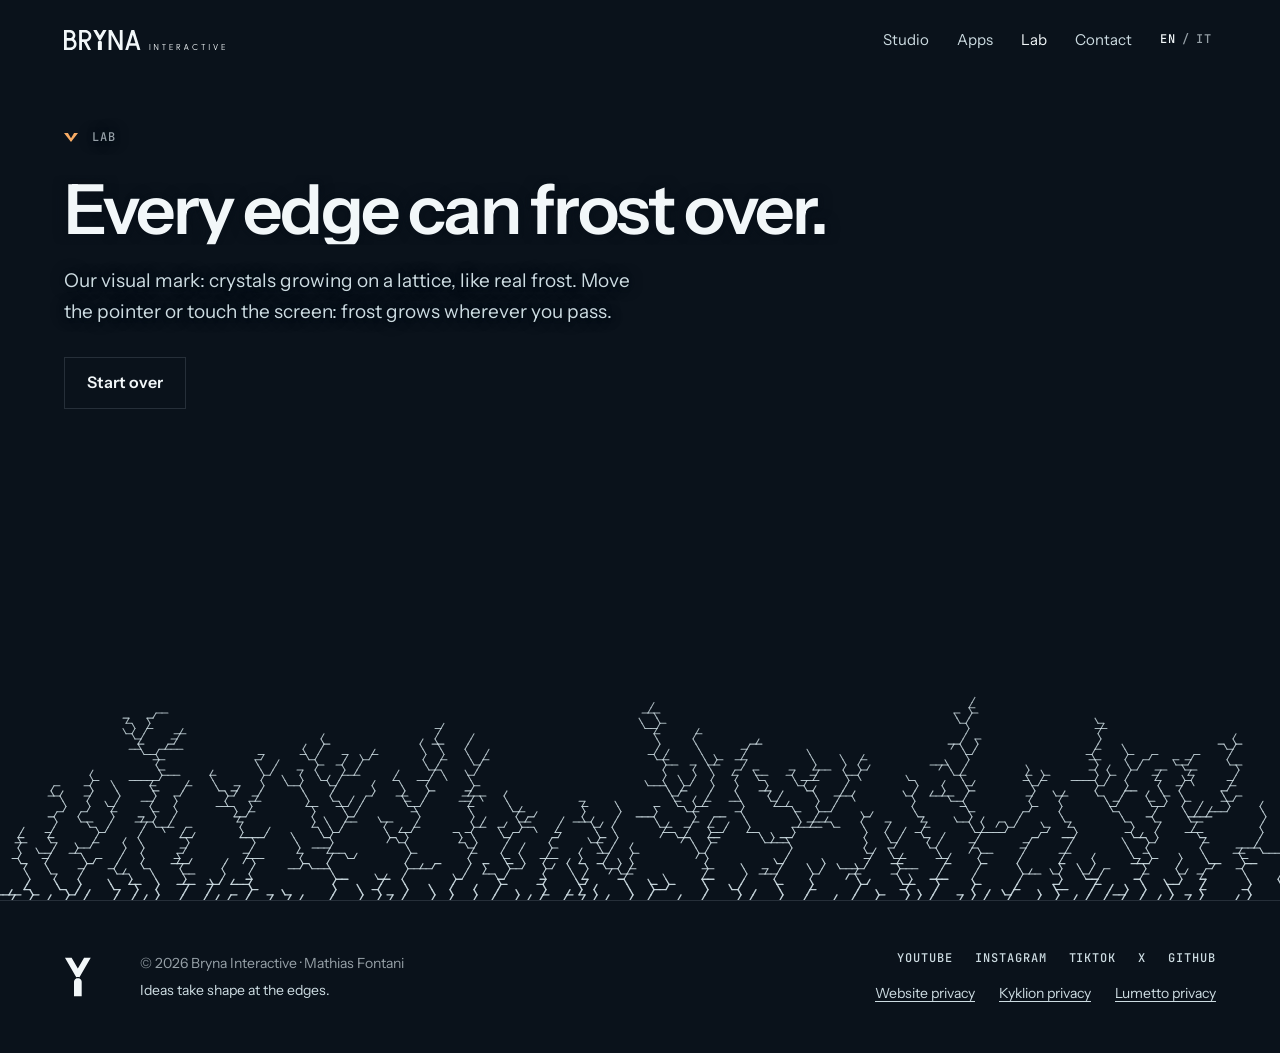
<file: lab.html>
<!DOCTYPE html>
<html lang="en" data-lang="en" data-titolo-en="Lab — Bryna Interactive" data-titolo-it="Laboratorio — Bryna Interactive" data-desc-en="The Bryna Interactive lab: move the pointer or touch the screen and frost grows wherever you pass." data-desc-it="Il laboratorio di Bryna Interactive: muovi il puntatore o tocca lo schermo e la brina cresce dove passi.">
<head>
<meta charset="utf-8">
<meta name="viewport" content="width=device-width, initial-scale=1, viewport-fit=cover">
<title>Lab — Bryna Interactive</title>
<meta name="description" content="The Bryna Interactive lab: move the pointer or touch the screen and frost grows wherever you pass.">
<link rel="canonical" href="https://bryna-interactive.github.io/lab.html">
<meta name="theme-color" content="#0A121B">
<meta name="color-scheme" content="dark">
<link rel="icon" href="favicon.svg" type="image/svg+xml">
<meta property="og:type" content="website">
<meta property="og:site_name" content="Bryna Interactive">
<meta property="og:title" content="Lab — Bryna Interactive">
<meta property="og:description" content="The Bryna Interactive lab: move the pointer or touch the screen and frost grows wherever you pass.">
<meta property="og:url" content="https://bryna-interactive.github.io/lab.html">
<meta property="og:locale" content="en_GB">
<meta property="og:locale:alternate" content="it_IT">
<meta property="og:image" content="https://bryna-interactive.github.io/og.png">
<meta property="og:image:width" content="1200">
<meta property="og:image:height" content="630">
<meta name="twitter:card" content="summary_large_image">
<link rel="preload" href="instrument-sans.woff2" as="font" type="font/woff2" crossorigin>
<link rel="stylesheet" href="style.css">
<script>
  (function (d) {
    var l = 'en';
    try { if (localStorage.getItem('bryna-lingua') === 'it') l = 'it'; } catch (e) {}
    d.lang = l; d.setAttribute('data-lang', l); d.className = 'js';
  })(document.documentElement);
</script>
</head>
<body class="p-lab">
<a class="skip" href="#contenuto"><span class="t-en" lang="en">Skip to content</span><span class="t-it" lang="it">Vai al contenuto</span></a>
<svg width="0" height="0" style="position:absolute" aria-hidden="true" focusable="false">
  <defs>
    <path id="b-altre" fill="currentColor" fill-rule="evenodd" d="M42.2 98.5 L46.5 96.8 L50.5 94.3 L54.0 91.3 L57.1 87.7 L59.5 83.8 L61.3 79.4 L62.4 74.9 L62.8 70.2 L62.4 65.6 L61.3 61.1 L59.5 56.7 L57.1 52.8 L54.0 49.2 L50.5 46.2 L49.2 45.4 L51.6 42.5 L53.8 38.9 L55.4 35.0 L56.4 30.9 L56.8 26.8 L56.4 22.6 L55.4 18.5 L53.8 14.6 L51.6 11.0 L48.9 7.8 L45.7 5.1 L42.1 2.9 L38.3 1.3 L34.2 0.3 L30.0 0.0 L0.0 0.0 L0.0 100.0 L33.0 100.0 L37.7 99.6ZM39.7 17.0 L41.1 18.7 L42.2 20.5 L43.1 22.5 L43.6 24.6 L43.7 26.8 L43.6 28.9 L43.1 31.0 L42.2 33.0 L41.1 34.8 L39.7 36.5 L38.1 37.9 L36.2 39.0 L34.2 39.8 L32.1 40.3 L30.0 40.5 L14.0 40.5 L14.0 13.0 L30.0 13.0 L32.1 13.2 L34.2 13.7 L36.2 14.5 L38.1 15.6ZM42.8 56.7 L44.8 58.4 L46.5 60.4 L47.9 62.6 L48.9 65.1 L49.5 67.6 L49.7 70.2 L49.5 72.9 L48.9 75.4 L47.9 77.8 L46.5 80.1 L44.8 82.1 L42.8 83.8 L40.6 85.2 L38.2 86.2 L35.6 86.8 L33.0 87.0 L14.0 87.0 L14.0 53.5 L33.0 53.5 L35.6 53.7 L38.2 54.3 L40.6 55.3ZM135.4 100.0 L113.4 58.7 L115.9 58.1 L120.3 56.3 L124.2 53.8 L127.8 50.8 L130.8 47.2 L133.3 43.3 L135.1 38.9 L136.1 34.4 L136.5 29.8 L136.1 25.1 L135.1 20.6 L133.3 16.2 L130.8 12.3 L127.8 8.7 L124.2 5.7 L120.3 3.2 L115.9 1.5 L111.4 0.4 L106.8 0.0 L75.8 0.0 L75.8 100.0 L89.8 100.0 L89.8 59.5 L98.6 59.5 L120.1 100.0ZM120.3 39.6 L118.6 41.6 L116.6 43.3 L114.4 44.7 L111.9 45.7 L109.4 46.3 L106.8 46.5 L89.8 46.5 L89.8 13.0 L106.8 13.0 L109.4 13.2 L111.9 13.8 L114.4 14.8 L116.6 16.2 L118.6 17.9 L120.3 19.9 L121.7 22.2 L122.7 24.6 L123.3 27.1 L123.5 29.8 L123.3 32.4 L122.7 34.9 L121.7 37.4ZM277.6 100.0 L293.0 100.0 L293.0 0.0 L279.0 0.0 L279.0 74.4 L238.4 0.0 L223.0 0.0 L223.0 100.0 L237.0 100.0 L237.0 25.6ZM336.8 0.0 L306.0 100.0 L320.4 100.0 L326.8 79.0 L361.1 79.0 L367.6 100.0 L382.0 100.0 L351.2 0.0ZM330.8 66.0 L344.0 23.3 L357.1 66.0Z"/>
    <path id="b-stelo" fill="currentColor" d="M189.4 61.4 L189.0 59.9 L188.4 58.5 L187.6 57.1 L186.6 55.9 L185.4 54.9 L184.0 54.1 L182.6 53.5 L181.1 53.1 L179.5 53.0 L177.9 53.1 L176.4 53.5 L175.0 54.1 L173.6 54.9 L172.4 55.9 L171.4 57.1 L170.6 58.5 L170.0 59.9 L169.6 61.4 L169.5 63.0 L169.5 100.0 L189.5 100.0 L189.5 63.0Z"/>
    <path id="b-cristallo" fill="currentColor" d="M177.5 50.2 L179.5 50.0 L181.5 50.2 L183.7 50.7 L213.0 0.0 L195.7 0.0 L179.5 28.0 L163.3 0.0 L146.0 0.0 L175.3 50.7Z"/>
    <path id="b-desc" fill="currentColor" fill-rule="evenodd" d="M3.2 30.4 L3.2 0.0 L0.0 0.0 L0.0 30.4ZM40.3 30.4 L43.9 30.4 L43.9 0.0 L40.7 0.0 L40.7 25.1 L25.6 0.0 L22.0 0.0 L22.0 30.4 L25.2 30.4 L25.2 5.3ZM82.2 0.0 L62.8 0.0 L62.8 3.0 L70.9 3.0 L70.9 30.4 L74.1 30.4 L74.1 3.0 L82.2 3.0ZM101.0 0.0 L101.0 30.4 L118.1 30.4 L118.1 27.4 L104.2 27.4 L104.2 16.7 L116.8 16.7 L116.8 13.7 L104.2 13.7 L104.2 3.0 L118.1 3.0 L118.1 0.0ZM154.4 30.4 L147.4 17.2 L148.8 16.9 L150.1 16.3 L151.2 15.6 L152.3 14.8 L153.2 13.7 L153.9 12.6 L154.4 11.3 L154.7 10.0 L154.8 8.6 L154.7 7.3 L154.4 6.0 L153.9 4.7 L153.2 3.6 L152.3 2.5 L151.2 1.7 L150.1 0.9 L148.8 0.4 L147.5 0.1 L146.2 0.0 L136.9 0.0 L136.9 30.4 L140.1 30.4 L140.1 17.3 L144.0 17.3 L151.0 30.4ZM150.2 4.6 L150.8 5.3 L151.2 6.1 L151.6 6.9 L151.8 7.8 L151.8 8.6 L151.8 9.5 L151.6 10.4 L151.2 11.2 L150.8 12.0 L150.2 12.7 L149.5 13.2 L148.7 13.7 L147.9 14.0 L147.1 14.2 L146.2 14.3 L140.1 14.3 L140.1 3.0 L146.2 3.0 L147.1 3.0 L147.9 3.2 L148.7 3.6 L149.5 4.1ZM187.5 0.0 L184.1 0.0 L173.7 30.4 L177.0 30.4 L179.8 22.4 L191.8 22.4 L194.6 30.4 L198.0 30.4ZM190.8 19.4 L180.8 19.4 L185.8 4.9ZM234.4 0.2 L232.0 0.0 L229.6 0.2 L227.3 0.7 L225.1 1.7 L223.1 2.9 L221.3 4.5 L219.7 6.3 L218.5 8.3 L217.5 10.5 L217.0 12.8 L216.8 15.2 L217.0 17.6 L217.5 19.9 L218.5 22.1 L219.7 24.1 L221.3 25.9 L223.1 27.5 L225.1 28.7 L227.3 29.6 L229.6 30.2 L232.0 30.4 L234.4 30.2 L236.7 29.6 L238.9 28.7 L240.9 27.5 L242.7 25.9 L243.3 25.3 L240.9 23.2 L240.5 23.7 L239.1 25.0 L237.5 25.9 L235.7 26.7 L233.9 27.1 L232.0 27.3 L230.1 27.1 L228.3 26.7 L226.5 25.9 L224.9 25.0 L223.5 23.7 L222.2 22.3 L221.2 20.7 L220.5 18.9 L220.1 17.1 L219.9 15.2 L220.1 13.3 L220.5 11.5 L221.2 9.7 L222.2 8.1 L223.5 6.7 L224.9 5.4 L226.5 4.4 L228.3 3.7 L230.1 3.3 L232.0 3.1 L233.9 3.3 L235.7 3.7 L237.5 4.4 L239.1 5.4 L240.5 6.7 L240.9 7.1 L243.3 5.1 L242.7 4.5 L240.9 2.9 L238.9 1.7 L236.7 0.7ZM262.1 0.0 L262.1 3.0 L270.2 3.0 L270.2 30.4 L273.4 30.4 L273.4 3.0 L281.5 3.0 L281.5 0.0ZM303.6 30.4 L303.6 0.0 L300.4 0.0 L300.4 30.4ZM336.0 30.4 L346.1 0.0 L342.8 0.0 L334.3 25.4 L325.8 0.0 L322.4 0.0 L332.6 30.4ZM365.0 0.0 L365.0 30.4 L382.0 30.4 L382.0 27.4 L368.2 27.4 L368.2 16.7 L380.8 16.7 L380.8 13.7 L368.2 13.7 L368.2 3.0 L382.0 3.0 L382.0 0.0Z"/>
    <path id="b-simbolo" fill="currentColor" fill-rule="evenodd" d="M-4.2 50.7 L-2.0 50.2 L0.0 50.0 L2.0 50.2 L4.2 50.7 L33.5 0.0 L16.2 0.0 L0.0 28.0 L-16.2 0.0 L-33.5 0.0ZM9.5 59.9 L8.9 58.5 L8.1 57.1 L7.1 55.9 L5.9 54.9 L4.5 54.1 L3.1 53.5 L1.6 53.1 L0.0 53.0 L-1.6 53.1 L-3.1 53.5 L-4.5 54.1 L-5.9 54.9 L-7.1 55.9 L-8.1 57.1 L-8.9 58.5 L-9.5 59.9 L-9.9 61.4 L-10.0 63.0 L-10.0 100.0 L10.0 100.0 L10.0 63.0 L9.9 61.4Z"/>
    <symbol id="freccia" viewBox="0 0 18 12"><path d="M0 6h16M11 1l5 5-5 5" fill="none" stroke="currentColor" stroke-width="1.6"/></symbol>
    <symbol id="v" viewBox="0 0 16 10"><path d="M0 0h4.5L8 5.8 11.5 0H16L8 10z" fill="currentColor"/></symbol>
  </defs>
</svg>

<header class="top" id="testata">
  <div class="top-in">
    <a class="logo-link" href="./" aria-label="Bryna Interactive — home">
      <svg viewBox="0 0 806 100" aria-hidden="true"><use href="#b-altre"/><use href="#b-stelo"/><use href="#b-cristallo"/><use href="#b-desc" transform="translate(428 70) scale(.987)"/></svg>
    </a>
    <nav class="nav" id="menu" aria-label="Menu">
      <a href="studio.html"><span class="t-en" lang="en">Studio</span><span class="t-it" lang="it">Studio</span></a>
      <a href="./#progetti"><span class="t-en" lang="en">Apps</span><span class="t-it" lang="it">App</span></a>
      <a href="lab.html" aria-current="page"><span class="t-en" lang="en">Lab</span><span class="t-it" lang="it">Laboratorio</span></a>
      <a href="./#contatti"><span class="t-en" lang="en">Contact</span><span class="t-it" lang="it">Contatti</span></a>
    </nav>
    <button class="lang" type="button" id="lingua"><span data-l="en">EN</span>/<span data-l="it">IT</span></button>
    <button class="menu-btn" type="button" aria-controls="menu" aria-expanded="false" aria-label="Menu"><span></span><span></span></button>
  </div>
</header>

<main id="contenuto">

<section class="laboratorio pagina" id="laboratorio" aria-labelledby="t-lab">
    <canvas id="brina-lab" role="img" aria-label="Interactive frost"></canvas>
    <div class="lab-testa">
      <div class="wrap">
        <p class="kicker mono"><span class="t-en" lang="en">Lab</span><span class="t-it" lang="it">Laboratorio</span></p>
        <h1 class="titolo" id="t-lab" data-taglio><span class="t-en" lang="en">Every edge can frost over.</span><span class="t-it" lang="it">Ogni bordo può brinare.</span></h1>
        <p><span class="t-en" lang="en">Our visual mark: crystals growing on a lattice, like real frost. Move the pointer or touch the screen: frost grows wherever you pass.</span><span class="t-it" lang="it">Il nostro segno grafico: cristalli che crescono su un reticolo, come la brina vera. Muovi il puntatore o tocca lo schermo: la brina cresce dove passi.</span></p>
      </div>
    </div>
    <div class="lab-piede">
      <div class="wrap">
        <button class="btn vuoto" type="button" id="ricomincia"><span class="t-en" lang="en">Start over</span><span class="t-it" lang="it">Ricomincia</span></button>
      </div>
    </div>
  </section>

</main>
<footer class="piede">
  <div class="wrap">
    <a class="piede-segno" href="./" aria-label="Bryna Interactive — home"><svg viewBox="-36 -2 72 104" aria-hidden="true"><use href="#b-simbolo"/></svg></a>
    <div class="piede-testo">
      <p>© 2026 Bryna Interactive · Mathias Fontani</p>
      <p class="piede-motto"><span class="t-en" lang="en">Ideas take shape at the edges.</span><span class="t-it" lang="it">Le idee prendono forma ai margini.</span></p>
    </div>
    <div class="piede-link">
      <nav class="social mono" aria-label="Social">
        <a href="https://www.youtube.com/@BrynaInteractive" rel="me noopener" target="_blank">YouTube</a>
        <a href="https://www.instagram.com/brynainteractive/" rel="me noopener" target="_blank">Instagram</a>
        <a href="https://www.tiktok.com/@brynainteractive" rel="me noopener" target="_blank">TikTok</a>
        <a href="https://x.com/BrynaInt" rel="me noopener" target="_blank">X</a>
        <a href="https://github.com/Bryna-Interactive" rel="me noopener" target="_blank">GitHub</a>
      </nav>
      <nav class="legali" aria-label="Privacy">
        <a class="t-en" lang="en" href="privacy.html">Website privacy</a><a class="t-it" lang="it" href="privacy.html#it">Privacy del sito</a>
        <a class="t-en" lang="en" href="kyklion/privacy.html#en">Kyklion privacy</a><a class="t-it" lang="it" href="kyklion/privacy.html">Informativa Kyklion</a>
        <a class="t-en" lang="en" href="lumetto/privacy.html#en">Lumetto privacy</a><a class="t-it" lang="it" href="lumetto/privacy.html">Informativa Lumetto</a>
      </nav>
    </div>
  </div>
</footer>
<script src="site.js" defer></script>
</body>
</html>
</file>
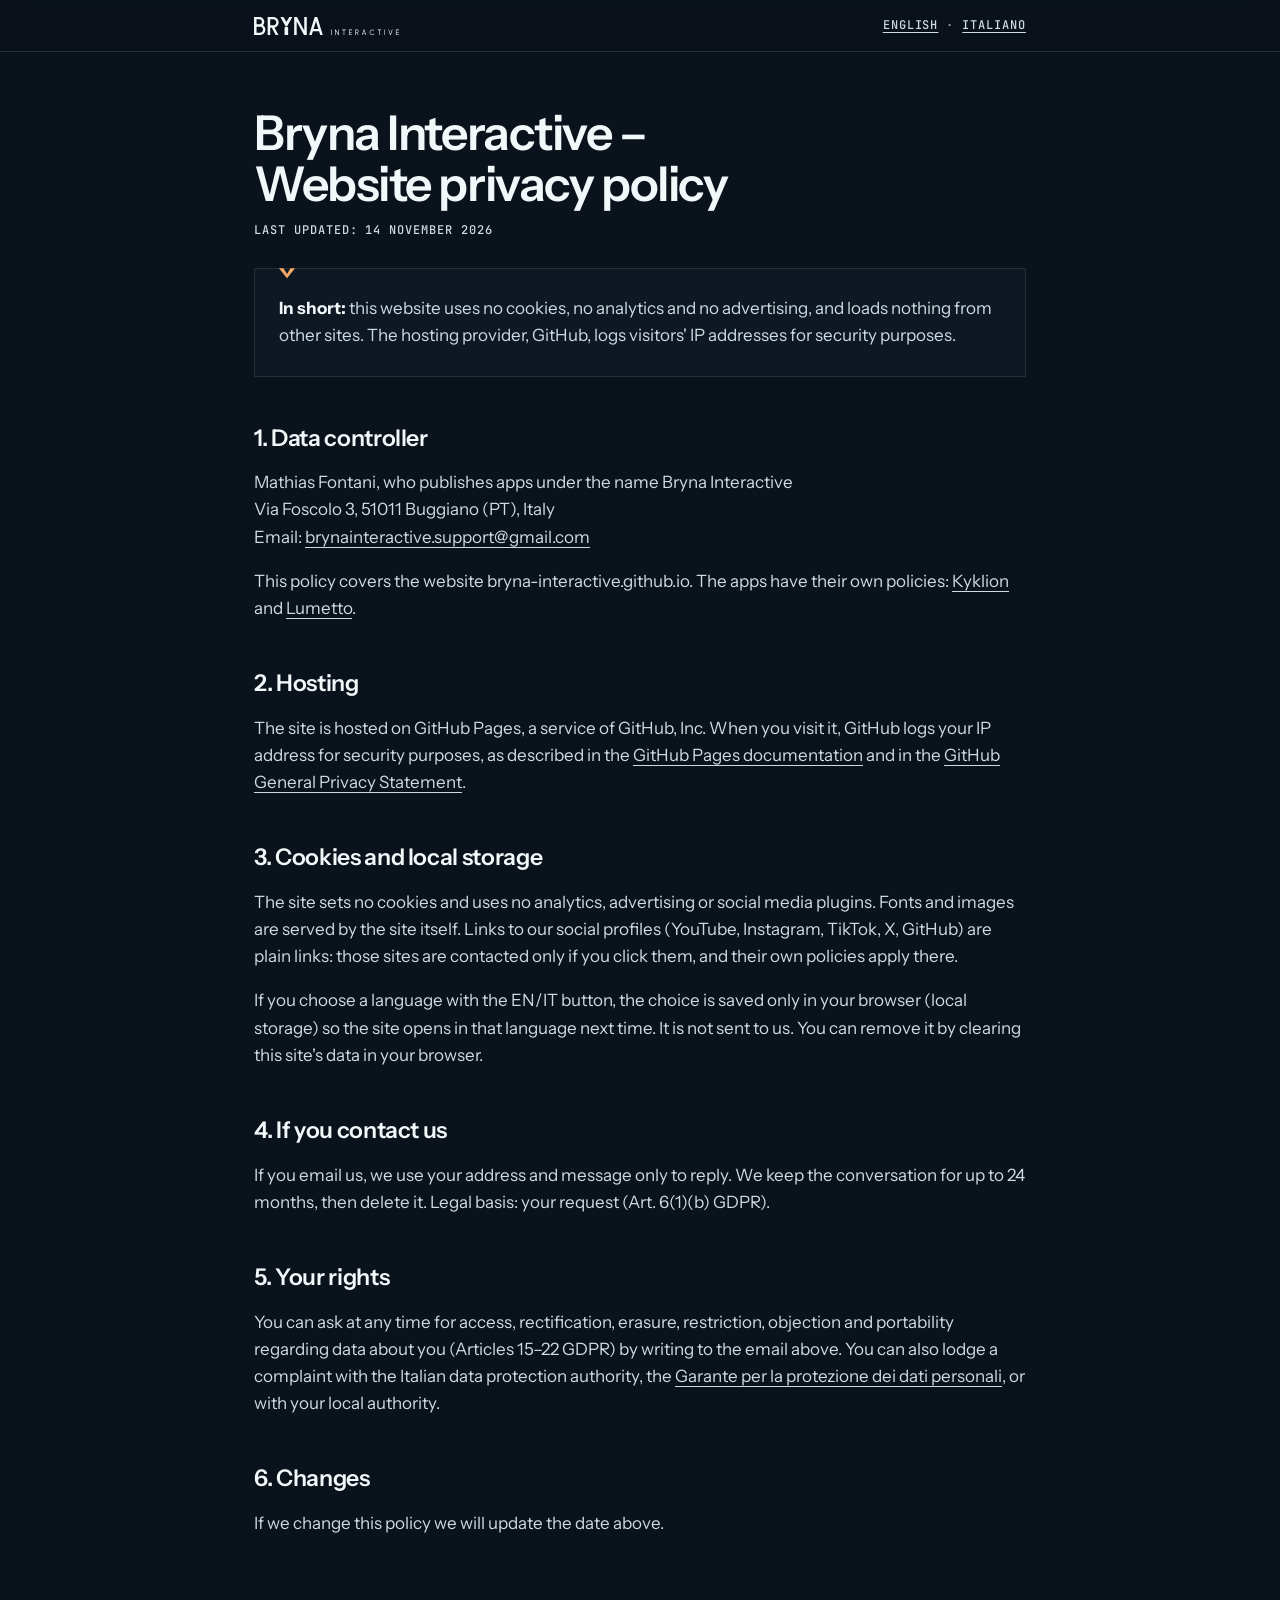
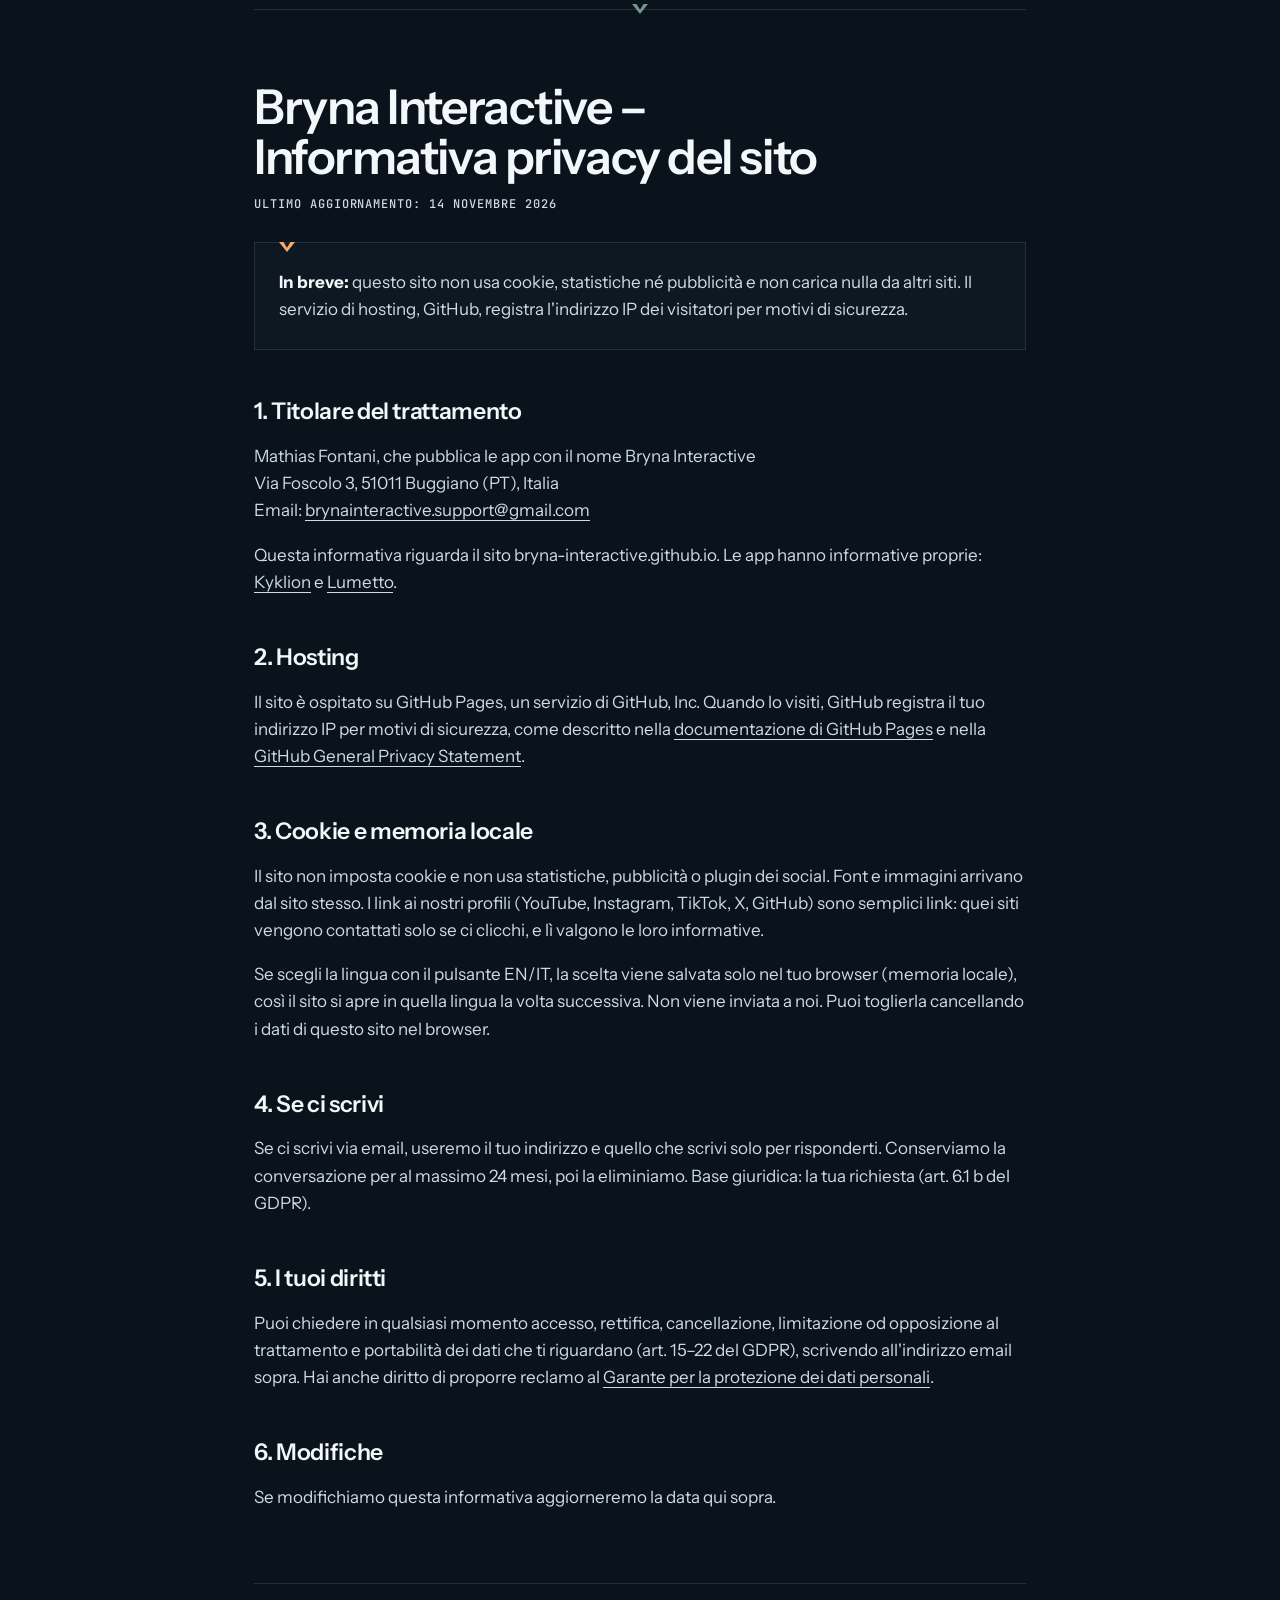
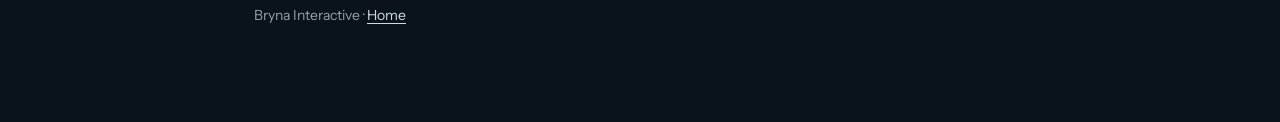
<file: privacy.html>
<!DOCTYPE html>
<html lang="en">
<head>
<meta charset="utf-8">
<meta name="viewport" content="width=device-width, initial-scale=1">
<title>Bryna Interactive – Website privacy policy</title>
<meta name="description" content="Privacy policy of the Bryna Interactive website.">
<link rel="canonical" href="https://bryna-interactive.github.io/privacy.html">
<link rel="icon" href="favicon.svg" type="image/svg+xml">
<link rel="stylesheet" href="style.css">
</head>
<body>
<header class="sito"><div>
  <a class="marchio" href="./">Bryna Interactive</a>
  <nav class="lingue"><a href="#en">English</a> · <a href="#it">Italiano</a></nav>
</div></header>
<main>

<article id="en" lang="en">
<h1>Bryna Interactive – Website privacy policy</h1>
<p class="data">Last updated: 14 November 2026</p>

<div class="riquadro">
  <p><strong>In short:</strong> this website uses no cookies, no analytics and no advertising, and loads nothing from other sites. The hosting provider, GitHub, logs visitors' IP addresses for security purposes.</p>
</div>

<h2>1. Data controller</h2>
<p>Mathias Fontani, who publishes apps under the name Bryna Interactive<br>
Via Foscolo 3, 51011 Buggiano (PT), Italy<br>
Email: <a href="mailto:brynainteractive.support@gmail.com">brynainteractive.support@gmail.com</a></p>
<p>This policy covers the website bryna-interactive.github.io. The apps have their own policies: <a href="kyklion/privacy.html#en">Kyklion</a> and <a href="lumetto/privacy.html#en">Lumetto</a>.</p>

<h2>2. Hosting</h2>
<p>The site is hosted on GitHub Pages, a service of GitHub, Inc. When you visit it, GitHub logs your IP address for security purposes, as described in the <a href="https://docs.github.com/en/pages/getting-started-with-github-pages/what-is-github-pages">GitHub Pages documentation</a> and in the <a href="https://docs.github.com/en/site-policy/privacy-policies/github-general-privacy-statement">GitHub General Privacy Statement</a>.</p>

<h2>3. Cookies and local storage</h2>
<p>The site sets no cookies and uses no analytics, advertising or social media plugins. Fonts and images are served by the site itself. Links to our social profiles (YouTube, Instagram, TikTok, X, GitHub) are plain links: those sites are contacted only if you click them, and their own policies apply there.</p>
<p>If you choose a language with the EN/IT button, the choice is saved only in your browser (local storage) so the site opens in that language next time. It is not sent to us. You can remove it by clearing this site's data in your browser.</p>

<h2>4. If you contact us</h2>
<p>If you email us, we use your address and message only to reply. We keep the conversation for up to 24 months, then delete it. Legal basis: your request (Art. 6(1)(b) GDPR).</p>

<h2>5. Your rights</h2>
<p>You can ask at any time for access, rectification, erasure, restriction, objection and portability regarding data about you (Articles 15–22 GDPR) by writing to the email above. You can also lodge a complaint with the Italian data protection authority, the <a href="https://www.garanteprivacy.it">Garante per la protezione dei dati personali</a>, or with your local authority.</p>

<h2>6. Changes</h2>
<p>If we change this policy we will update the date above.</p>
</article>

<hr>

<article id="it" lang="it">
<h1>Bryna Interactive – Informativa privacy del sito</h1>
<p class="data">Ultimo aggiornamento: 14 novembre 2026</p>

<div class="riquadro">
  <p><strong>In breve:</strong> questo sito non usa cookie, statistiche né pubblicità e non carica nulla da altri siti. Il servizio di hosting, GitHub, registra l'indirizzo IP dei visitatori per motivi di sicurezza.</p>
</div>

<h2>1. Titolare del trattamento</h2>
<p>Mathias Fontani, che pubblica le app con il nome Bryna Interactive<br>
Via Foscolo 3, 51011 Buggiano (PT), Italia<br>
Email: <a href="mailto:brynainteractive.support@gmail.com">brynainteractive.support@gmail.com</a></p>
<p>Questa informativa riguarda il sito bryna-interactive.github.io. Le app hanno informative proprie: <a href="kyklion/privacy.html">Kyklion</a> e <a href="lumetto/privacy.html">Lumetto</a>.</p>

<h2>2. Hosting</h2>
<p>Il sito è ospitato su GitHub Pages, un servizio di GitHub, Inc. Quando lo visiti, GitHub registra il tuo indirizzo IP per motivi di sicurezza, come descritto nella <a href="https://docs.github.com/en/pages/getting-started-with-github-pages/what-is-github-pages">documentazione di GitHub Pages</a> e nella <a href="https://docs.github.com/en/site-policy/privacy-policies/github-general-privacy-statement">GitHub General Privacy Statement</a>.</p>

<h2>3. Cookie e memoria locale</h2>
<p>Il sito non imposta cookie e non usa statistiche, pubblicità o plugin dei social. Font e immagini arrivano dal sito stesso. I link ai nostri profili (YouTube, Instagram, TikTok, X, GitHub) sono semplici link: quei siti vengono contattati solo se ci clicchi, e lì valgono le loro informative.</p>
<p>Se scegli la lingua con il pulsante EN/IT, la scelta viene salvata solo nel tuo browser (memoria locale), così il sito si apre in quella lingua la volta successiva. Non viene inviata a noi. Puoi toglierla cancellando i dati di questo sito nel browser.</p>

<h2>4. Se ci scrivi</h2>
<p>Se ci scrivi via email, useremo il tuo indirizzo e quello che scrivi solo per risponderti. Conserviamo la conversazione per al massimo 24 mesi, poi la eliminiamo. Base giuridica: la tua richiesta (art. 6.1 b del GDPR).</p>

<h2>5. I tuoi diritti</h2>
<p>Puoi chiedere in qualsiasi momento accesso, rettifica, cancellazione, limitazione od opposizione al trattamento e portabilità dei dati che ti riguardano (art. 15–22 del GDPR), scrivendo all'indirizzo email sopra. Hai anche diritto di proporre reclamo al <a href="https://www.garanteprivacy.it">Garante per la protezione dei dati personali</a>.</p>

<h2>6. Modifiche</h2>
<p>Se modifichiamo questa informativa aggiorneremo la data qui sopra.</p>
</article>

<footer>Bryna Interactive · <a href="./">Home</a></footer>
</main>
</body>
</html>
</file>
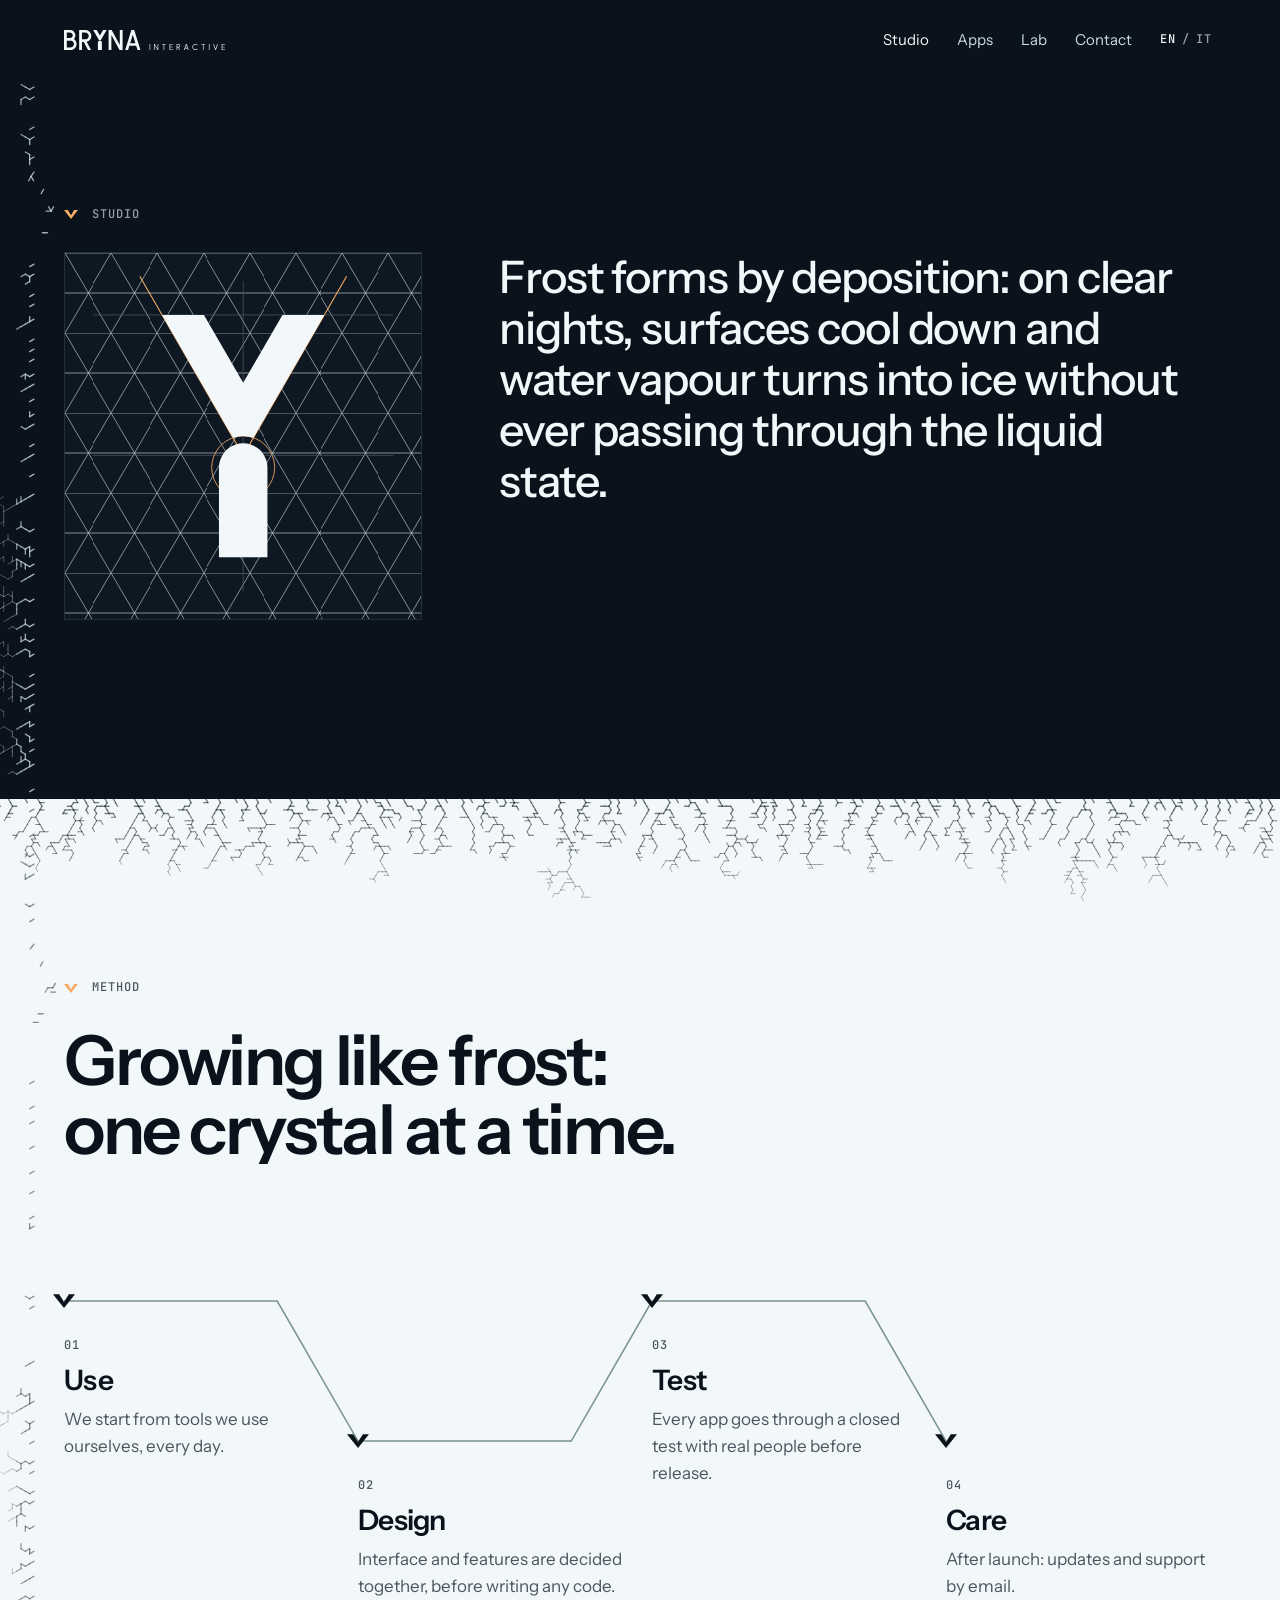
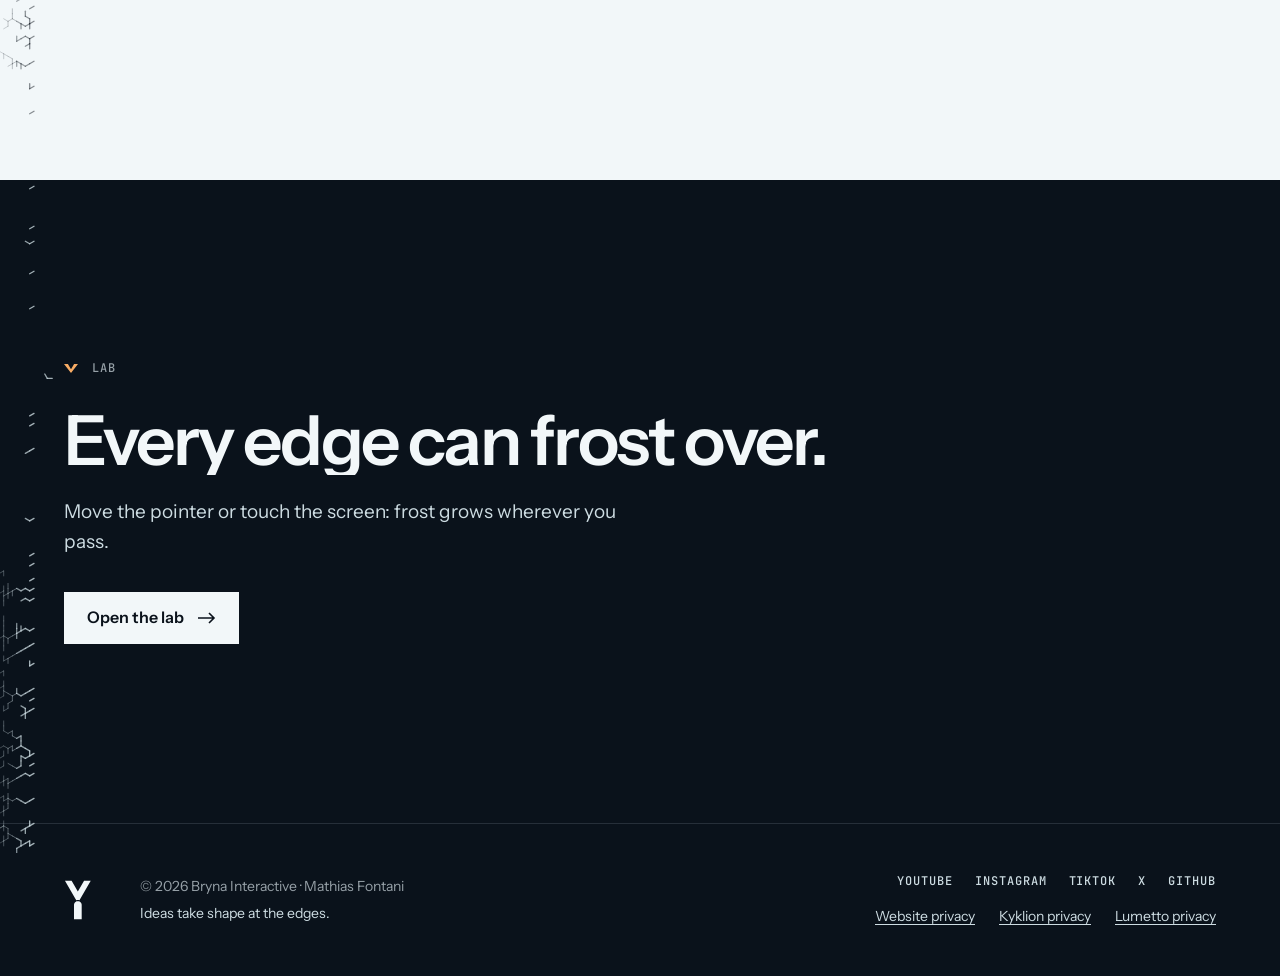
<file: studio.html>
<!DOCTYPE html>
<html lang="en" data-lang="en" data-titolo-en="Studio — Bryna Interactive" data-titolo-it="Lo studio — Bryna Interactive" data-desc-en="Bryna Interactive, an independent app studio: frost forms by deposition, one crystal at a time." data-desc-it="Bryna Interactive, studio indipendente di app: la brina si forma per deposizione, un cristallo alla volta.">
<head>
<meta charset="utf-8">
<meta name="viewport" content="width=device-width, initial-scale=1, viewport-fit=cover">
<title>Studio — Bryna Interactive</title>
<meta name="description" content="Bryna Interactive, an independent app studio: frost forms by deposition, one crystal at a time.">
<link rel="canonical" href="https://bryna-interactive.github.io/studio.html">
<meta name="theme-color" content="#0A121B">
<meta name="color-scheme" content="dark">
<link rel="icon" href="favicon.svg" type="image/svg+xml">
<meta property="og:type" content="website">
<meta property="og:site_name" content="Bryna Interactive">
<meta property="og:title" content="Studio — Bryna Interactive">
<meta property="og:description" content="Bryna Interactive, an independent app studio: frost forms by deposition, one crystal at a time.">
<meta property="og:url" content="https://bryna-interactive.github.io/studio.html">
<meta property="og:locale" content="en_GB">
<meta property="og:locale:alternate" content="it_IT">
<meta property="og:image" content="https://bryna-interactive.github.io/og.png">
<meta property="og:image:width" content="1200">
<meta property="og:image:height" content="630">
<meta name="twitter:card" content="summary_large_image">
<link rel="preload" href="instrument-sans.woff2" as="font" type="font/woff2" crossorigin>
<link rel="stylesheet" href="style.css">
<script>
  (function (d) {
    var l = 'en';
    try { if (localStorage.getItem('bryna-lingua') === 'it') l = 'it'; } catch (e) {}
    d.lang = l; d.setAttribute('data-lang', l); d.className = 'js';
  })(document.documentElement);
</script>
</head>
<body class="p-studio">
<a class="skip" href="#contenuto"><span class="t-en" lang="en">Skip to content</span><span class="t-it" lang="it">Vai al contenuto</span></a>
<svg width="0" height="0" style="position:absolute" aria-hidden="true" focusable="false">
  <defs>
    <path id="b-altre" fill="currentColor" fill-rule="evenodd" d="M42.2 98.5 L46.5 96.8 L50.5 94.3 L54.0 91.3 L57.1 87.7 L59.5 83.8 L61.3 79.4 L62.4 74.9 L62.8 70.2 L62.4 65.6 L61.3 61.1 L59.5 56.7 L57.1 52.8 L54.0 49.2 L50.5 46.2 L49.2 45.4 L51.6 42.5 L53.8 38.9 L55.4 35.0 L56.4 30.9 L56.8 26.8 L56.4 22.6 L55.4 18.5 L53.8 14.6 L51.6 11.0 L48.9 7.8 L45.7 5.1 L42.1 2.9 L38.3 1.3 L34.2 0.3 L30.0 0.0 L0.0 0.0 L0.0 100.0 L33.0 100.0 L37.7 99.6ZM39.7 17.0 L41.1 18.7 L42.2 20.5 L43.1 22.5 L43.6 24.6 L43.7 26.8 L43.6 28.9 L43.1 31.0 L42.2 33.0 L41.1 34.8 L39.7 36.5 L38.1 37.9 L36.2 39.0 L34.2 39.8 L32.1 40.3 L30.0 40.5 L14.0 40.5 L14.0 13.0 L30.0 13.0 L32.1 13.2 L34.2 13.7 L36.2 14.5 L38.1 15.6ZM42.8 56.7 L44.8 58.4 L46.5 60.4 L47.9 62.6 L48.9 65.1 L49.5 67.6 L49.7 70.2 L49.5 72.9 L48.9 75.4 L47.9 77.8 L46.5 80.1 L44.8 82.1 L42.8 83.8 L40.6 85.2 L38.2 86.2 L35.6 86.8 L33.0 87.0 L14.0 87.0 L14.0 53.5 L33.0 53.5 L35.6 53.7 L38.2 54.3 L40.6 55.3ZM135.4 100.0 L113.4 58.7 L115.9 58.1 L120.3 56.3 L124.2 53.8 L127.8 50.8 L130.8 47.2 L133.3 43.3 L135.1 38.9 L136.1 34.4 L136.5 29.8 L136.1 25.1 L135.1 20.6 L133.3 16.2 L130.8 12.3 L127.8 8.7 L124.2 5.7 L120.3 3.2 L115.9 1.5 L111.4 0.4 L106.8 0.0 L75.8 0.0 L75.8 100.0 L89.8 100.0 L89.8 59.5 L98.6 59.5 L120.1 100.0ZM120.3 39.6 L118.6 41.6 L116.6 43.3 L114.4 44.7 L111.9 45.7 L109.4 46.3 L106.8 46.5 L89.8 46.5 L89.8 13.0 L106.8 13.0 L109.4 13.2 L111.9 13.8 L114.4 14.8 L116.6 16.2 L118.6 17.9 L120.3 19.9 L121.7 22.2 L122.7 24.6 L123.3 27.1 L123.5 29.8 L123.3 32.4 L122.7 34.9 L121.7 37.4ZM277.6 100.0 L293.0 100.0 L293.0 0.0 L279.0 0.0 L279.0 74.4 L238.4 0.0 L223.0 0.0 L223.0 100.0 L237.0 100.0 L237.0 25.6ZM336.8 0.0 L306.0 100.0 L320.4 100.0 L326.8 79.0 L361.1 79.0 L367.6 100.0 L382.0 100.0 L351.2 0.0ZM330.8 66.0 L344.0 23.3 L357.1 66.0Z"/>
    <path id="b-stelo" fill="currentColor" d="M189.4 61.4 L189.0 59.9 L188.4 58.5 L187.6 57.1 L186.6 55.9 L185.4 54.9 L184.0 54.1 L182.6 53.5 L181.1 53.1 L179.5 53.0 L177.9 53.1 L176.4 53.5 L175.0 54.1 L173.6 54.9 L172.4 55.9 L171.4 57.1 L170.6 58.5 L170.0 59.9 L169.6 61.4 L169.5 63.0 L169.5 100.0 L189.5 100.0 L189.5 63.0Z"/>
    <path id="b-cristallo" fill="currentColor" d="M177.5 50.2 L179.5 50.0 L181.5 50.2 L183.7 50.7 L213.0 0.0 L195.7 0.0 L179.5 28.0 L163.3 0.0 L146.0 0.0 L175.3 50.7Z"/>
    <path id="b-desc" fill="currentColor" fill-rule="evenodd" d="M3.2 30.4 L3.2 0.0 L0.0 0.0 L0.0 30.4ZM40.3 30.4 L43.9 30.4 L43.9 0.0 L40.7 0.0 L40.7 25.1 L25.6 0.0 L22.0 0.0 L22.0 30.4 L25.2 30.4 L25.2 5.3ZM82.2 0.0 L62.8 0.0 L62.8 3.0 L70.9 3.0 L70.9 30.4 L74.1 30.4 L74.1 3.0 L82.2 3.0ZM101.0 0.0 L101.0 30.4 L118.1 30.4 L118.1 27.4 L104.2 27.4 L104.2 16.7 L116.8 16.7 L116.8 13.7 L104.2 13.7 L104.2 3.0 L118.1 3.0 L118.1 0.0ZM154.4 30.4 L147.4 17.2 L148.8 16.9 L150.1 16.3 L151.2 15.6 L152.3 14.8 L153.2 13.7 L153.9 12.6 L154.4 11.3 L154.7 10.0 L154.8 8.6 L154.7 7.3 L154.4 6.0 L153.9 4.7 L153.2 3.6 L152.3 2.5 L151.2 1.7 L150.1 0.9 L148.8 0.4 L147.5 0.1 L146.2 0.0 L136.9 0.0 L136.9 30.4 L140.1 30.4 L140.1 17.3 L144.0 17.3 L151.0 30.4ZM150.2 4.6 L150.8 5.3 L151.2 6.1 L151.6 6.9 L151.8 7.8 L151.8 8.6 L151.8 9.5 L151.6 10.4 L151.2 11.2 L150.8 12.0 L150.2 12.7 L149.5 13.2 L148.7 13.7 L147.9 14.0 L147.1 14.2 L146.2 14.3 L140.1 14.3 L140.1 3.0 L146.2 3.0 L147.1 3.0 L147.9 3.2 L148.7 3.6 L149.5 4.1ZM187.5 0.0 L184.1 0.0 L173.7 30.4 L177.0 30.4 L179.8 22.4 L191.8 22.4 L194.6 30.4 L198.0 30.4ZM190.8 19.4 L180.8 19.4 L185.8 4.9ZM234.4 0.2 L232.0 0.0 L229.6 0.2 L227.3 0.7 L225.1 1.7 L223.1 2.9 L221.3 4.5 L219.7 6.3 L218.5 8.3 L217.5 10.5 L217.0 12.8 L216.8 15.2 L217.0 17.6 L217.5 19.9 L218.5 22.1 L219.7 24.1 L221.3 25.9 L223.1 27.5 L225.1 28.7 L227.3 29.6 L229.6 30.2 L232.0 30.4 L234.4 30.2 L236.7 29.6 L238.9 28.7 L240.9 27.5 L242.7 25.9 L243.3 25.3 L240.9 23.2 L240.5 23.7 L239.1 25.0 L237.5 25.9 L235.7 26.7 L233.9 27.1 L232.0 27.3 L230.1 27.1 L228.3 26.7 L226.5 25.9 L224.9 25.0 L223.5 23.7 L222.2 22.3 L221.2 20.7 L220.5 18.9 L220.1 17.1 L219.9 15.2 L220.1 13.3 L220.5 11.5 L221.2 9.7 L222.2 8.1 L223.5 6.7 L224.9 5.4 L226.5 4.4 L228.3 3.7 L230.1 3.3 L232.0 3.1 L233.9 3.3 L235.7 3.7 L237.5 4.4 L239.1 5.4 L240.5 6.7 L240.9 7.1 L243.3 5.1 L242.7 4.5 L240.9 2.9 L238.9 1.7 L236.7 0.7ZM262.1 0.0 L262.1 3.0 L270.2 3.0 L270.2 30.4 L273.4 30.4 L273.4 3.0 L281.5 3.0 L281.5 0.0ZM303.6 30.4 L303.6 0.0 L300.4 0.0 L300.4 30.4ZM336.0 30.4 L346.1 0.0 L342.8 0.0 L334.3 25.4 L325.8 0.0 L322.4 0.0 L332.6 30.4ZM365.0 0.0 L365.0 30.4 L382.0 30.4 L382.0 27.4 L368.2 27.4 L368.2 16.7 L380.8 16.7 L380.8 13.7 L368.2 13.7 L368.2 3.0 L382.0 3.0 L382.0 0.0Z"/>
    <path id="b-simbolo" fill="currentColor" fill-rule="evenodd" d="M-4.2 50.7 L-2.0 50.2 L0.0 50.0 L2.0 50.2 L4.2 50.7 L33.5 0.0 L16.2 0.0 L0.0 28.0 L-16.2 0.0 L-33.5 0.0ZM9.5 59.9 L8.9 58.5 L8.1 57.1 L7.1 55.9 L5.9 54.9 L4.5 54.1 L3.1 53.5 L1.6 53.1 L0.0 53.0 L-1.6 53.1 L-3.1 53.5 L-4.5 54.1 L-5.9 54.9 L-7.1 55.9 L-8.1 57.1 L-8.9 58.5 L-9.5 59.9 L-9.9 61.4 L-10.0 63.0 L-10.0 100.0 L10.0 100.0 L10.0 63.0 L9.9 61.4Z"/>
    <symbol id="freccia" viewBox="0 0 18 12"><path d="M0 6h16M11 1l5 5-5 5" fill="none" stroke="currentColor" stroke-width="1.6"/></symbol>
    <symbol id="v" viewBox="0 0 16 10"><path d="M0 0h4.5L8 5.8 11.5 0H16L8 10z" fill="currentColor"/></symbol>
  </defs>
</svg>

<header class="top" id="testata">
  <div class="top-in">
    <a class="logo-link" href="./" aria-label="Bryna Interactive — home">
      <svg viewBox="0 0 806 100" aria-hidden="true"><use href="#b-altre"/><use href="#b-stelo"/><use href="#b-cristallo"/><use href="#b-desc" transform="translate(428 70) scale(.987)"/></svg>
    </a>
    <nav class="nav" id="menu" aria-label="Menu">
      <a href="studio.html" aria-current="page"><span class="t-en" lang="en">Studio</span><span class="t-it" lang="it">Studio</span></a>
      <a href="./#progetti"><span class="t-en" lang="en">Apps</span><span class="t-it" lang="it">App</span></a>
      <a href="lab.html"><span class="t-en" lang="en">Lab</span><span class="t-it" lang="it">Laboratorio</span></a>
      <a href="./#contatti"><span class="t-en" lang="en">Contact</span><span class="t-it" lang="it">Contatti</span></a>
    </nav>
    <button class="lang" type="button" id="lingua"><span data-l="en">EN</span>/<span data-l="it">IT</span></button>
    <button class="menu-btn" type="button" aria-controls="menu" aria-expanded="false" aria-label="Menu"><span></span><span></span></button>
  </div>
</header>

<main id="contenuto">

<section class="section" id="studio" aria-labelledby="t-studio">
    <div class="wrap">
      <h1 class="kicker mono" id="t-studio"><span class="t-en" lang="en">Studio</span><span class="t-it" lang="it">Lo studio</span></h1>
      <div class="studio-griglia">
        <figure class="figura" data-osserva>
          <svg viewBox="-62 -14 124 128" aria-hidden="true">
            <g class="linee" fill="none">
              <path d="M0 58 L-42.7 -16 M0 58 L42.7 -16" stroke="#F7AB64" stroke-width=".45"/>
              <path d="M-62 58 H62 M-62 0 H62 M0 -14 V114" stroke="#4D5660" stroke-width=".3" stroke-dasharray="1.2 1.2"/>
              <path d="M-13 63 A13 13 0 1 1 13 63 A13 13 0 1 1 -13 63" stroke="#F7AB64" stroke-width=".35" stroke-dasharray="1 .8"/>
            </g>
            <use href="#b-simbolo" color="#F2F7F9"/>
          </svg>
        </figure>
        <p class="manifesto" data-parole>
          <span class="t-en" lang="en">Frost forms by deposition: on clear nights, surfaces cool down and water vapour turns into ice without ever passing through the liquid state.</span>
          <span class="t-it" lang="it">La brina si forma per deposizione: nelle notti serene le superfici si raffreddano e il vapore diventa ghiaccio senza passare dallo stato liquido.</span>
        </p>
      </div>
    </div>
  </section>

<section class="section chiara" id="metodo" aria-labelledby="t-metodo">
    <canvas class="brina-bordo" aria-hidden="true"></canvas>
    <div class="wrap">
      <div class="metodo-testa">
        <p class="kicker mono"><span class="t-en" lang="en">Method</span><span class="t-it" lang="it">Metodo</span></p>
        <h2 class="titolo" id="t-metodo" data-taglio><span class="t-en" lang="en">Growing like frost: one crystal at a time.</span><span class="t-it" lang="it">Crescere come la brina: un cristallo alla volta.</span></h2>
      </div>
      <div class="percorso" data-osserva>
        <svg class="zigzag" aria-hidden="true"><polyline points="0,0"/></svg>
        <ol class="passi">
          <li class="passo"><svg class="nodo" aria-hidden="true"><use href="#v"/></svg><span class="mono">01</span><h3><span class="t-en" lang="en">Use</span><span class="t-it" lang="it">Usare</span></h3><p><span class="t-en" lang="en">We start from tools we use ourselves, every day.</span><span class="t-it" lang="it">Partiamo da strumenti che usiamo noi per primi, ogni giorno.</span></p></li>
          <li class="passo"><svg class="nodo" aria-hidden="true"><use href="#v"/></svg><span class="mono">02</span><h3><span class="t-en" lang="en">Design</span><span class="t-it" lang="it">Progettare</span></h3><p><span class="t-en" lang="en">Interface and features are decided together, before writing any code.</span><span class="t-it" lang="it">Interfaccia e funzioni si decidono insieme, prima di scrivere il codice.</span></p></li>
          <li class="passo"><svg class="nodo" aria-hidden="true"><use href="#v"/></svg><span class="mono">03</span><h3><span class="t-en" lang="en">Test</span><span class="t-it" lang="it">Provare</span></h3><p><span class="t-en" lang="en">Every app goes through a closed test with real people before release.</span><span class="t-it" lang="it">Ogni app passa da un test chiuso con persone reali prima di uscire.</span></p></li>
          <li class="passo"><svg class="nodo" aria-hidden="true"><use href="#v"/></svg><span class="mono">04</span><h3><span class="t-en" lang="en">Care</span><span class="t-it" lang="it">Curare</span></h3><p><span class="t-en" lang="en">After launch: updates and support by email.</span><span class="t-it" lang="it">Dopo il lancio: aggiornamenti e supporto via email.</span></p></li>
        </ol>
      </div>
    </div>
  </section>

<section class="section invito" id="invito-lab" aria-labelledby="t-invito">
    <div class="wrap">
      <p class="kicker mono"><span class="t-en" lang="en">Lab</span><span class="t-it" lang="it">Laboratorio</span></p>
      <h2 class="titolo" id="t-invito" data-taglio><span class="t-en" lang="en">Every edge can frost over.</span><span class="t-it" lang="it">Ogni bordo può brinare.</span></h2>
      <p class="invito-testo" data-rivela><span class="t-en" lang="en">Move the pointer or touch the screen: frost grows wherever you pass.</span><span class="t-it" lang="it">Muovi il puntatore o tocca lo schermo: la brina cresce dove passi.</span></p>
      <a class="btn" href="lab.html"><span class="t-en" lang="en">Open the lab</span><span class="t-it" lang="it">Apri il laboratorio</span><svg class="freccia" aria-hidden="true"><use href="#freccia"/></svg></a>
    </div>
  </section>

</main>
<footer class="piede">
  <div class="wrap">
    <a class="piede-segno" href="./" aria-label="Bryna Interactive — home"><svg viewBox="-36 -2 72 104" aria-hidden="true"><use href="#b-simbolo"/></svg></a>
    <div class="piede-testo">
      <p>© 2026 Bryna Interactive · Mathias Fontani</p>
      <p class="piede-motto"><span class="t-en" lang="en">Ideas take shape at the edges.</span><span class="t-it" lang="it">Le idee prendono forma ai margini.</span></p>
    </div>
    <div class="piede-link">
      <nav class="social mono" aria-label="Social">
        <a href="https://www.youtube.com/@BrynaInteractive" rel="me noopener" target="_blank">YouTube</a>
        <a href="https://www.instagram.com/brynainteractive/" rel="me noopener" target="_blank">Instagram</a>
        <a href="https://www.tiktok.com/@brynainteractive" rel="me noopener" target="_blank">TikTok</a>
        <a href="https://x.com/BrynaInt" rel="me noopener" target="_blank">X</a>
        <a href="https://github.com/Bryna-Interactive" rel="me noopener" target="_blank">GitHub</a>
      </nav>
      <nav class="legali" aria-label="Privacy">
        <a class="t-en" lang="en" href="privacy.html">Website privacy</a><a class="t-it" lang="it" href="privacy.html#it">Privacy del sito</a>
        <a class="t-en" lang="en" href="kyklion/privacy.html#en">Kyklion privacy</a><a class="t-it" lang="it" href="kyklion/privacy.html">Informativa Kyklion</a>
        <a class="t-en" lang="en" href="lumetto/privacy.html#en">Lumetto privacy</a><a class="t-it" lang="it" href="lumetto/privacy.html">Informativa Lumetto</a>
      </nav>
    </div>
  </div>
</footer>
<canvas id="brina-filo" aria-hidden="true"></canvas>
<script src="site.js" defer></script>
</body>
</html>
</file>
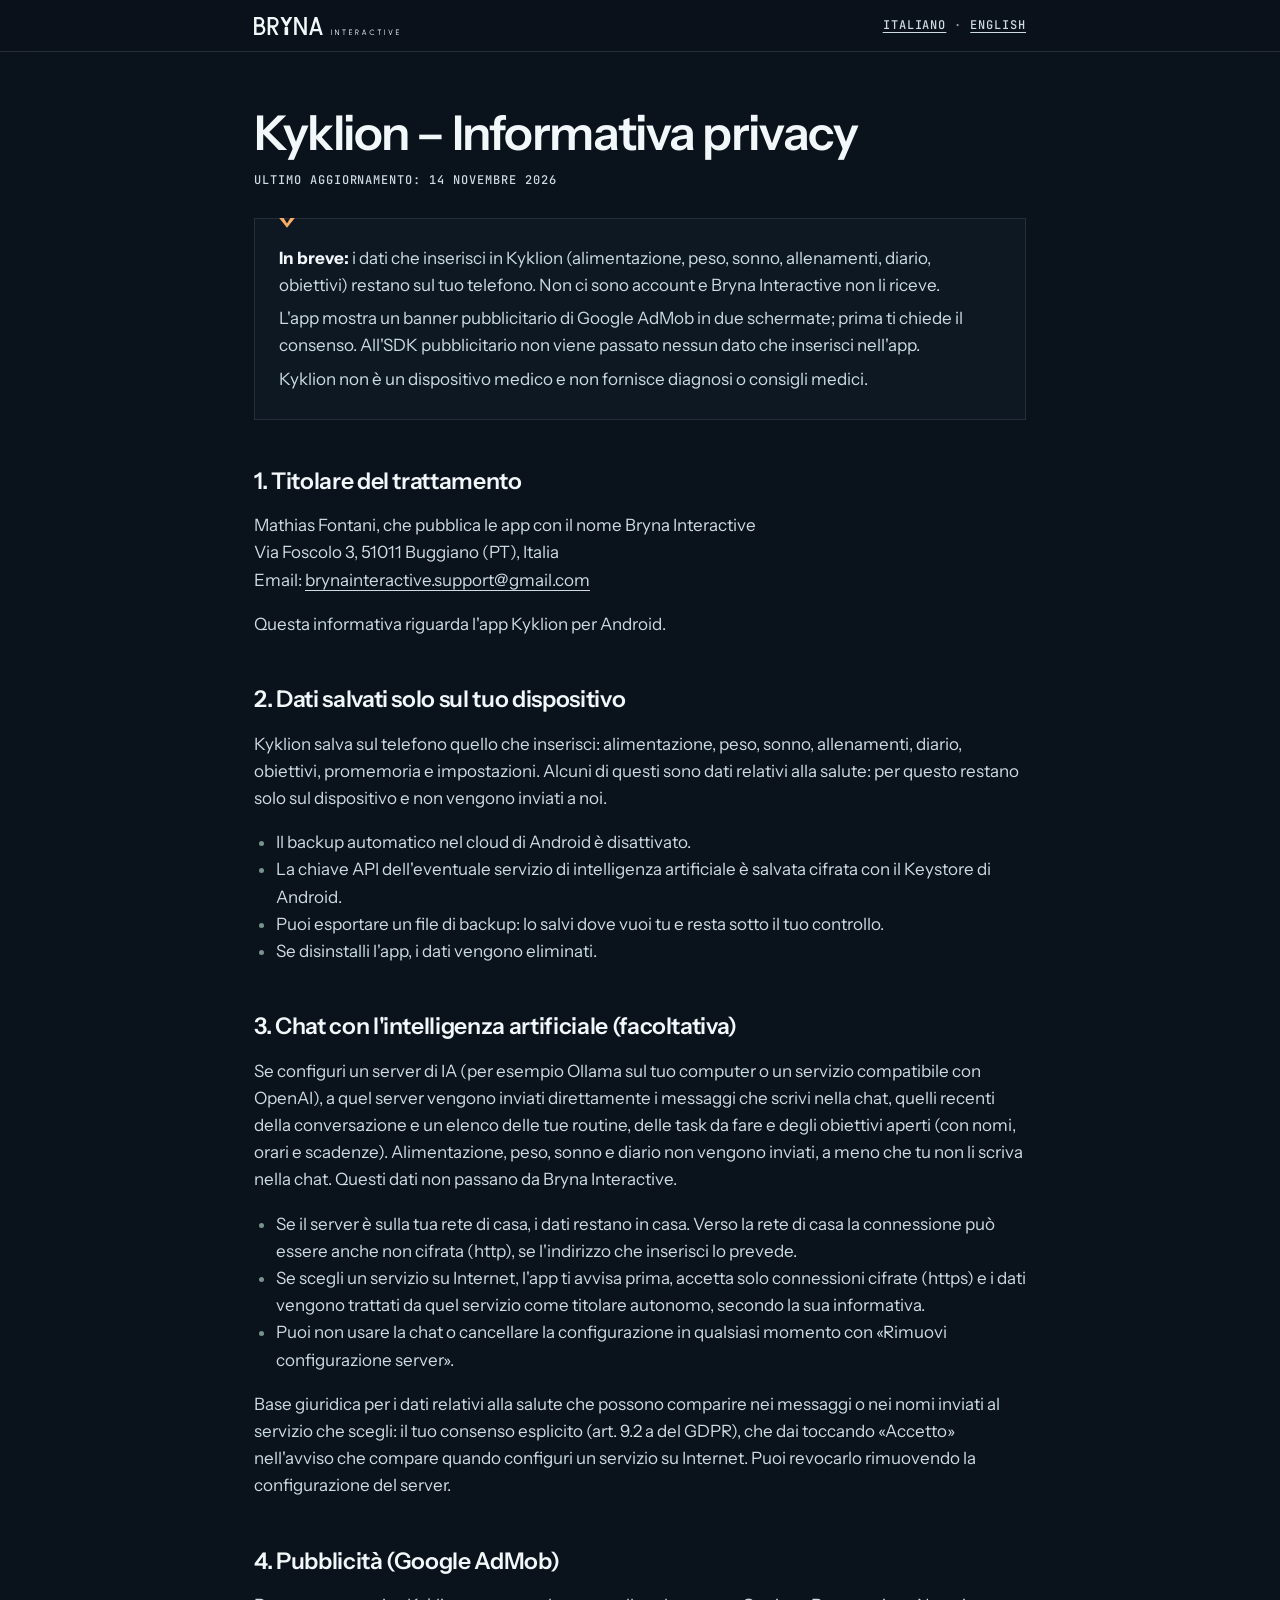
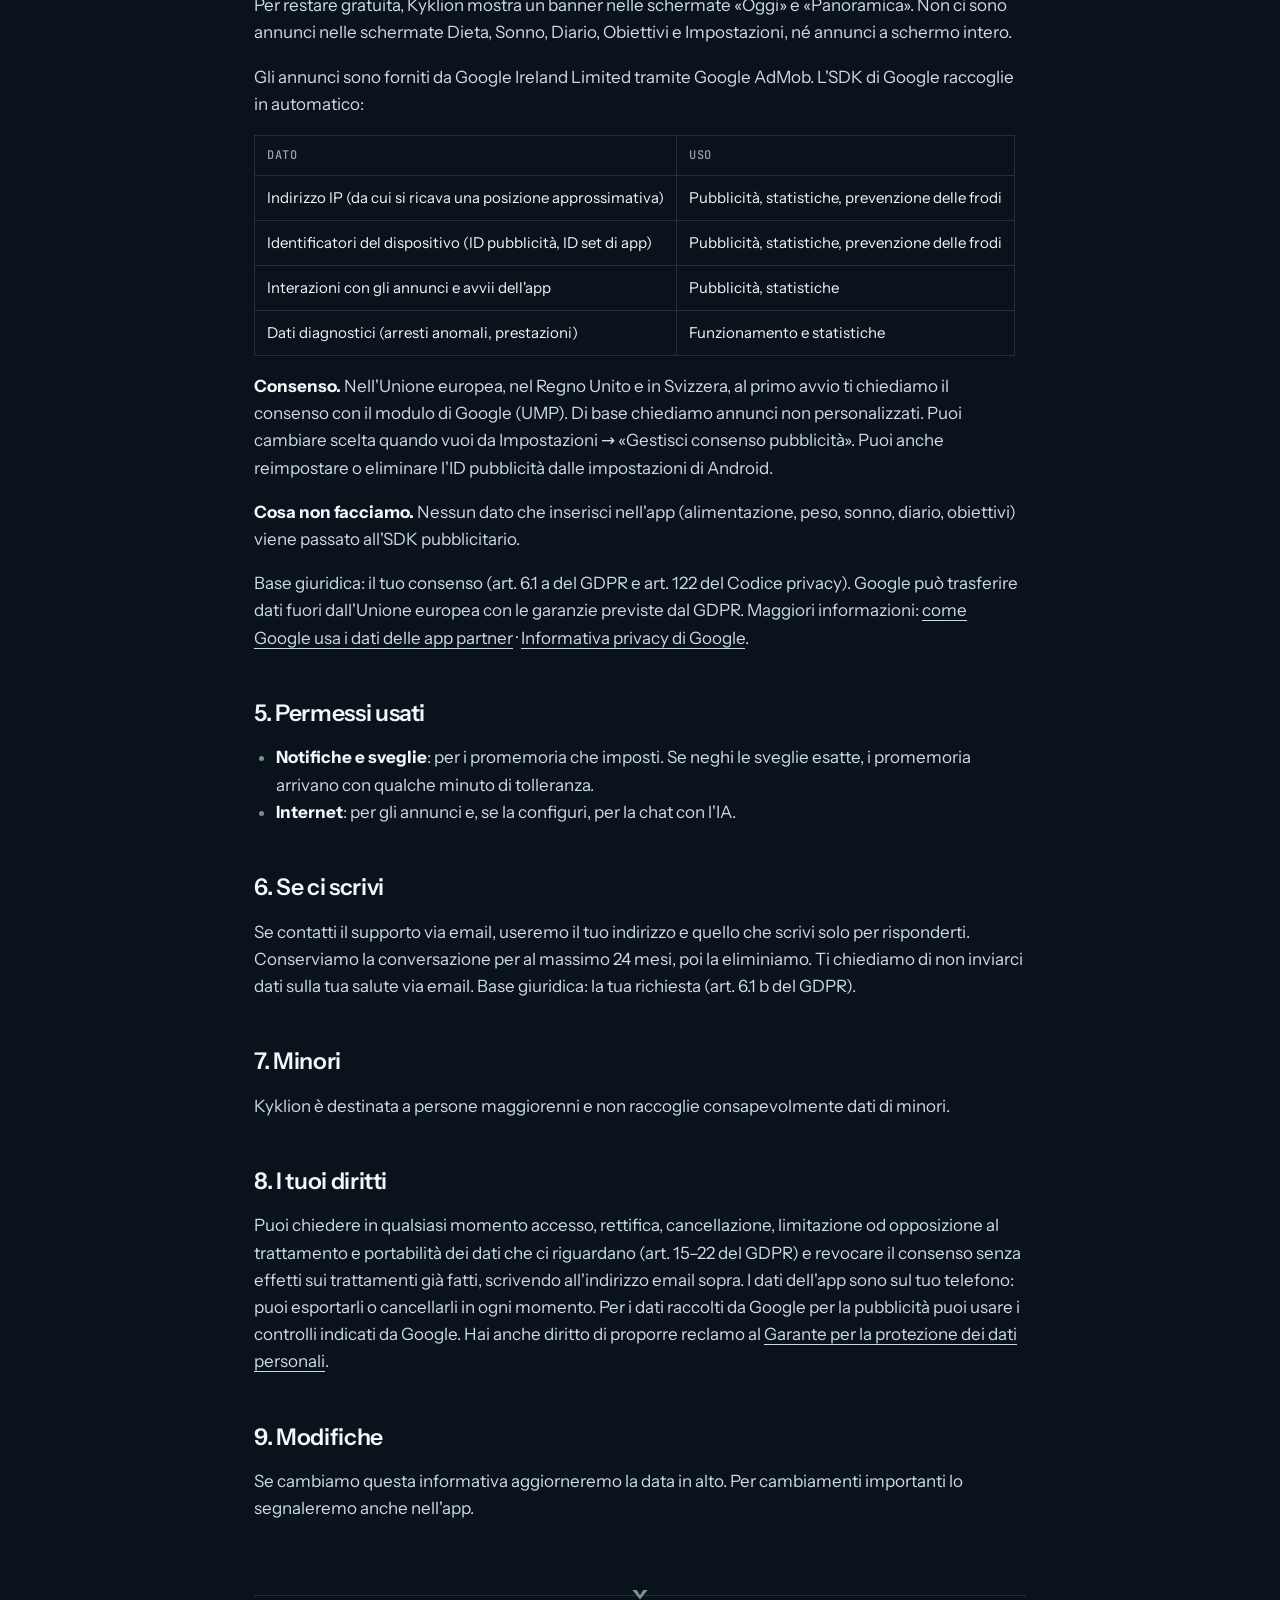
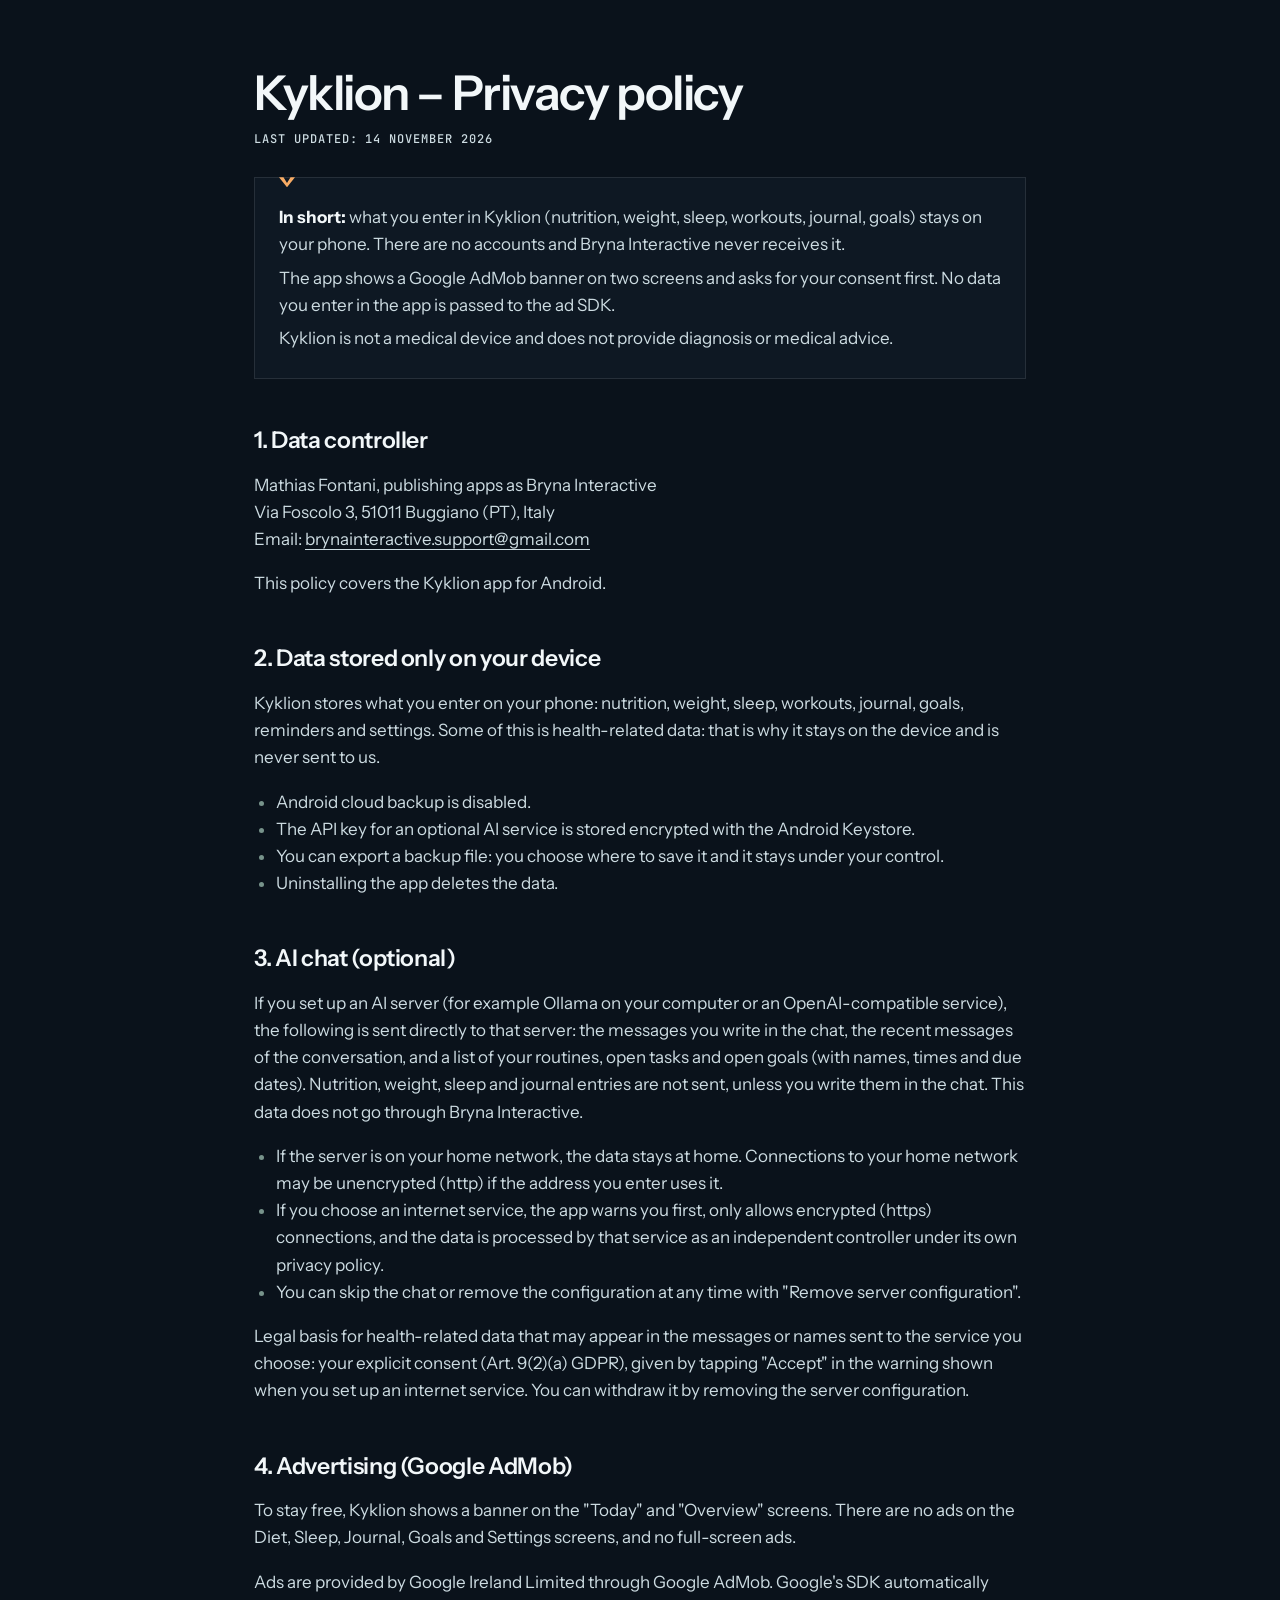
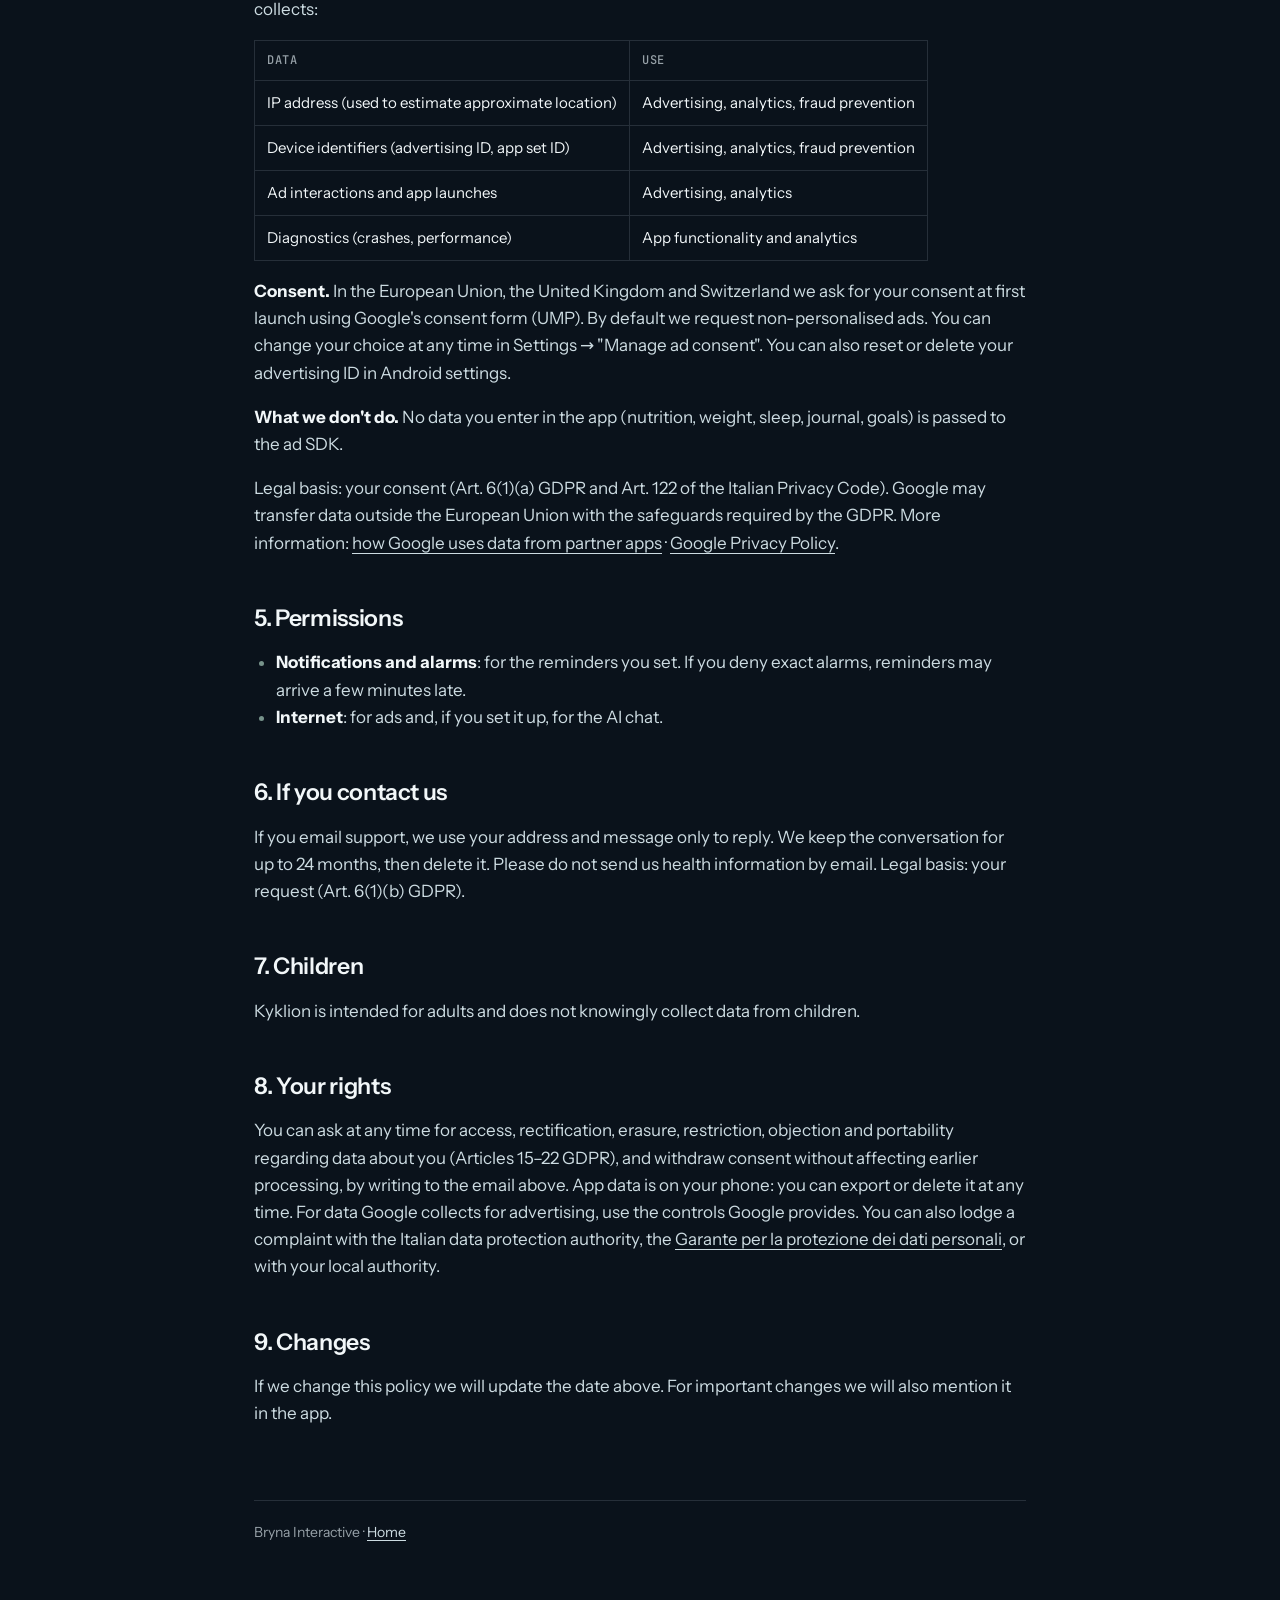
<file: kyklion/privacy.html>
<!DOCTYPE html>
<html lang="it">
<head>
<meta charset="utf-8">
<meta name="viewport" content="width=device-width, initial-scale=1">
<title>Kyklion – Informativa privacy</title>
<link rel="stylesheet" href="../style.css">
</head>
<body>
<header class="sito"><div>
  <a class="marchio" href="../">Bryna Interactive</a>
  <nav class="lingue"><a href="#it">Italiano</a> · <a href="#en">English</a></nav>
</div></header>
<main>

<article id="it" lang="it">
<h1>Kyklion – Informativa privacy</h1>
<p class="data">Ultimo aggiornamento: 14 novembre 2026</p>

<div class="riquadro">
  <p><strong>In breve:</strong> i dati che inserisci in Kyklion (alimentazione, peso, sonno, allenamenti, diario, obiettivi) restano sul tuo telefono. Non ci sono account e Bryna Interactive non li riceve.</p>
  <p>L'app mostra un banner pubblicitario di Google AdMob in due schermate; prima ti chiede il consenso. All'SDK pubblicitario non viene passato nessun dato che inserisci nell'app.</p>
  <p>Kyklion non è un dispositivo medico e non fornisce diagnosi o consigli medici.</p>
</div>

<h2>1. Titolare del trattamento</h2>
<p>Mathias Fontani, che pubblica le app con il nome Bryna Interactive<br>
Via Foscolo 3, 51011 Buggiano (PT), Italia<br>
Email: <a href="mailto:brynainteractive.support@gmail.com">brynainteractive.support@gmail.com</a></p>
<p>Questa informativa riguarda l'app Kyklion per Android.</p>

<h2>2. Dati salvati solo sul tuo dispositivo</h2>
<p>Kyklion salva sul telefono quello che inserisci: alimentazione, peso, sonno, allenamenti, diario, obiettivi, promemoria e impostazioni. Alcuni di questi sono dati relativi alla salute: per questo restano solo sul dispositivo e non vengono inviati a noi.</p>
<ul>
  <li>Il backup automatico nel cloud di Android è disattivato.</li>
  <li>La chiave API dell'eventuale servizio di intelligenza artificiale è salvata cifrata con il Keystore di Android.</li>
  <li>Puoi esportare un file di backup: lo salvi dove vuoi tu e resta sotto il tuo controllo.</li>
  <li>Se disinstalli l'app, i dati vengono eliminati.</li>
</ul>

<h2>3. Chat con l'intelligenza artificiale (facoltativa)</h2>
<p>Se configuri un server di IA (per esempio Ollama sul tuo computer o un servizio compatibile con OpenAI), a quel server vengono inviati direttamente i messaggi che scrivi nella chat, quelli recenti della conversazione e un elenco delle tue routine, delle task da fare e degli obiettivi aperti (con nomi, orari e scadenze). Alimentazione, peso, sonno e diario non vengono inviati, a meno che tu non li scriva nella chat. Questi dati non passano da Bryna Interactive.</p>
<ul>
  <li>Se il server è sulla tua rete di casa, i dati restano in casa. Verso la rete di casa la connessione può essere anche non cifrata (http), se l'indirizzo che inserisci lo prevede.</li>
  <li>Se scegli un servizio su Internet, l'app ti avvisa prima, accetta solo connessioni cifrate (https) e i dati vengono trattati da quel servizio come titolare autonomo, secondo la sua informativa.</li>
  <li>Puoi non usare la chat o cancellare la configurazione in qualsiasi momento con «Rimuovi configurazione server».</li>
</ul>
<p>Base giuridica per i dati relativi alla salute che possono comparire nei messaggi o nei nomi inviati al servizio che scegli: il tuo consenso esplicito (art. 9.2 a del GDPR), che dai toccando «Accetto» nell'avviso che compare quando configuri un servizio su Internet. Puoi revocarlo rimuovendo la configurazione del server.</p>

<h2>4. Pubblicità (Google AdMob)</h2>
<p>Per restare gratuita, Kyklion mostra un banner nelle schermate «Oggi» e «Panoramica». Non ci sono annunci nelle schermate Dieta, Sonno, Diario, Obiettivi e Impostazioni, né annunci a schermo intero.</p>
<p>Gli annunci sono forniti da Google Ireland Limited tramite Google AdMob. L'SDK di Google raccoglie in automatico:</p>
<table>
  <tr><th>Dato</th><th>Uso</th></tr>
  <tr><td>Indirizzo IP (da cui si ricava una posizione approssimativa)</td><td>Pubblicità, statistiche, prevenzione delle frodi</td></tr>
  <tr><td>Identificatori del dispositivo (ID pubblicità, ID set di app)</td><td>Pubblicità, statistiche, prevenzione delle frodi</td></tr>
  <tr><td>Interazioni con gli annunci e avvii dell'app</td><td>Pubblicità, statistiche</td></tr>
  <tr><td>Dati diagnostici (arresti anomali, prestazioni)</td><td>Funzionamento e statistiche</td></tr>
</table>
<p><strong>Consenso.</strong> Nell'Unione europea, nel Regno Unito e in Svizzera, al primo avvio ti chiediamo il consenso con il modulo di Google (UMP). Di base chiediamo annunci non personalizzati. Puoi cambiare scelta quando vuoi da Impostazioni → «Gestisci consenso pubblicità». Puoi anche reimpostare o eliminare l'ID pubblicità dalle impostazioni di Android.</p>
<p><strong>Cosa non facciamo.</strong> Nessun dato che inserisci nell'app (alimentazione, peso, sonno, diario, obiettivi) viene passato all'SDK pubblicitario.</p>
<p>Base giuridica: il tuo consenso (art. 6.1 a del GDPR e art. 122 del Codice privacy). Google può trasferire dati fuori dall'Unione europea con le garanzie previste dal GDPR. Maggiori informazioni: <a href="https://policies.google.com/technologies/partner-sites">come Google usa i dati delle app partner</a> · <a href="https://policies.google.com/privacy">Informativa privacy di Google</a>.</p>

<h2>5. Permessi usati</h2>
<ul>
  <li><strong>Notifiche e sveglie</strong>: per i promemoria che imposti. Se neghi le sveglie esatte, i promemoria arrivano con qualche minuto di tolleranza.</li>
  <li><strong>Internet</strong>: per gli annunci e, se la configuri, per la chat con l'IA.</li>
</ul>

<h2>6. Se ci scrivi</h2>
<p>Se contatti il supporto via email, useremo il tuo indirizzo e quello che scrivi solo per risponderti. Conserviamo la conversazione per al massimo 24 mesi, poi la eliminiamo. Ti chiediamo di non inviarci dati sulla tua salute via email. Base giuridica: la tua richiesta (art. 6.1 b del GDPR).</p>

<h2>7. Minori</h2>
<p>Kyklion è destinata a persone maggiorenni e non raccoglie consapevolmente dati di minori.</p>

<h2>8. I tuoi diritti</h2>
<p>Puoi chiedere in qualsiasi momento accesso, rettifica, cancellazione, limitazione od opposizione al trattamento e portabilità dei dati che ci riguardano (art. 15–22 del GDPR) e revocare il consenso senza effetti sui trattamenti già fatti, scrivendo all'indirizzo email sopra. I dati dell'app sono sul tuo telefono: puoi esportarli o cancellarli in ogni momento. Per i dati raccolti da Google per la pubblicità puoi usare i controlli indicati da Google. Hai anche diritto di proporre reclamo al <a href="https://www.garanteprivacy.it">Garante per la protezione dei dati personali</a>.</p>

<h2>9. Modifiche</h2>
<p>Se cambiamo questa informativa aggiorneremo la data in alto. Per cambiamenti importanti lo segnaleremo anche nell'app.</p>
</article>

<hr>

<article id="en" lang="en">
<h1>Kyklion – Privacy policy</h1>
<p class="data">Last updated: 14 November 2026</p>

<div class="riquadro">
  <p><strong>In short:</strong> what you enter in Kyklion (nutrition, weight, sleep, workouts, journal, goals) stays on your phone. There are no accounts and Bryna Interactive never receives it.</p>
  <p>The app shows a Google AdMob banner on two screens and asks for your consent first. No data you enter in the app is passed to the ad SDK.</p>
  <p>Kyklion is not a medical device and does not provide diagnosis or medical advice.</p>
</div>

<h2>1. Data controller</h2>
<p>Mathias Fontani, publishing apps as Bryna Interactive<br>
Via Foscolo 3, 51011 Buggiano (PT), Italy<br>
Email: <a href="mailto:brynainteractive.support@gmail.com">brynainteractive.support@gmail.com</a></p>
<p>This policy covers the Kyklion app for Android.</p>

<h2>2. Data stored only on your device</h2>
<p>Kyklion stores what you enter on your phone: nutrition, weight, sleep, workouts, journal, goals, reminders and settings. Some of this is health-related data: that is why it stays on the device and is never sent to us.</p>
<ul>
  <li>Android cloud backup is disabled.</li>
  <li>The API key for an optional AI service is stored encrypted with the Android Keystore.</li>
  <li>You can export a backup file: you choose where to save it and it stays under your control.</li>
  <li>Uninstalling the app deletes the data.</li>
</ul>

<h2>3. AI chat (optional)</h2>
<p>If you set up an AI server (for example Ollama on your computer or an OpenAI-compatible service), the following is sent directly to that server: the messages you write in the chat, the recent messages of the conversation, and a list of your routines, open tasks and open goals (with names, times and due dates). Nutrition, weight, sleep and journal entries are not sent, unless you write them in the chat. This data does not go through Bryna Interactive.</p>
<ul>
  <li>If the server is on your home network, the data stays at home. Connections to your home network may be unencrypted (http) if the address you enter uses it.</li>
  <li>If you choose an internet service, the app warns you first, only allows encrypted (https) connections, and the data is processed by that service as an independent controller under its own privacy policy.</li>
  <li>You can skip the chat or remove the configuration at any time with "Remove server configuration".</li>
</ul>
<p>Legal basis for health-related data that may appear in the messages or names sent to the service you choose: your explicit consent (Art. 9(2)(a) GDPR), given by tapping "Accept" in the warning shown when you set up an internet service. You can withdraw it by removing the server configuration.</p>

<h2>4. Advertising (Google AdMob)</h2>
<p>To stay free, Kyklion shows a banner on the "Today" and "Overview" screens. There are no ads on the Diet, Sleep, Journal, Goals and Settings screens, and no full-screen ads.</p>
<p>Ads are provided by Google Ireland Limited through Google AdMob. Google's SDK automatically collects:</p>
<table>
  <tr><th>Data</th><th>Use</th></tr>
  <tr><td>IP address (used to estimate approximate location)</td><td>Advertising, analytics, fraud prevention</td></tr>
  <tr><td>Device identifiers (advertising ID, app set ID)</td><td>Advertising, analytics, fraud prevention</td></tr>
  <tr><td>Ad interactions and app launches</td><td>Advertising, analytics</td></tr>
  <tr><td>Diagnostics (crashes, performance)</td><td>App functionality and analytics</td></tr>
</table>
<p><strong>Consent.</strong> In the European Union, the United Kingdom and Switzerland we ask for your consent at first launch using Google's consent form (UMP). By default we request non-personalised ads. You can change your choice at any time in Settings → "Manage ad consent". You can also reset or delete your advertising ID in Android settings.</p>
<p><strong>What we don't do.</strong> No data you enter in the app (nutrition, weight, sleep, journal, goals) is passed to the ad SDK.</p>
<p>Legal basis: your consent (Art. 6(1)(a) GDPR and Art. 122 of the Italian Privacy Code). Google may transfer data outside the European Union with the safeguards required by the GDPR. More information: <a href="https://policies.google.com/technologies/partner-sites">how Google uses data from partner apps</a> · <a href="https://policies.google.com/privacy">Google Privacy Policy</a>.</p>

<h2>5. Permissions</h2>
<ul>
  <li><strong>Notifications and alarms</strong>: for the reminders you set. If you deny exact alarms, reminders may arrive a few minutes late.</li>
  <li><strong>Internet</strong>: for ads and, if you set it up, for the AI chat.</li>
</ul>

<h2>6. If you contact us</h2>
<p>If you email support, we use your address and message only to reply. We keep the conversation for up to 24 months, then delete it. Please do not send us health information by email. Legal basis: your request (Art. 6(1)(b) GDPR).</p>

<h2>7. Children</h2>
<p>Kyklion is intended for adults and does not knowingly collect data from children.</p>

<h2>8. Your rights</h2>
<p>You can ask at any time for access, rectification, erasure, restriction, objection and portability regarding data about you (Articles 15–22 GDPR), and withdraw consent without affecting earlier processing, by writing to the email above. App data is on your phone: you can export or delete it at any time. For data Google collects for advertising, use the controls Google provides. You can also lodge a complaint with the Italian data protection authority, the <a href="https://www.garanteprivacy.it">Garante per la protezione dei dati personali</a>, or with your local authority.</p>

<h2>9. Changes</h2>
<p>If we change this policy we will update the date above. For important changes we will also mention it in the app.</p>
</article>

<footer>Bryna Interactive · <a href="../">Home</a></footer>
</main>
</body>
</html>
</file>
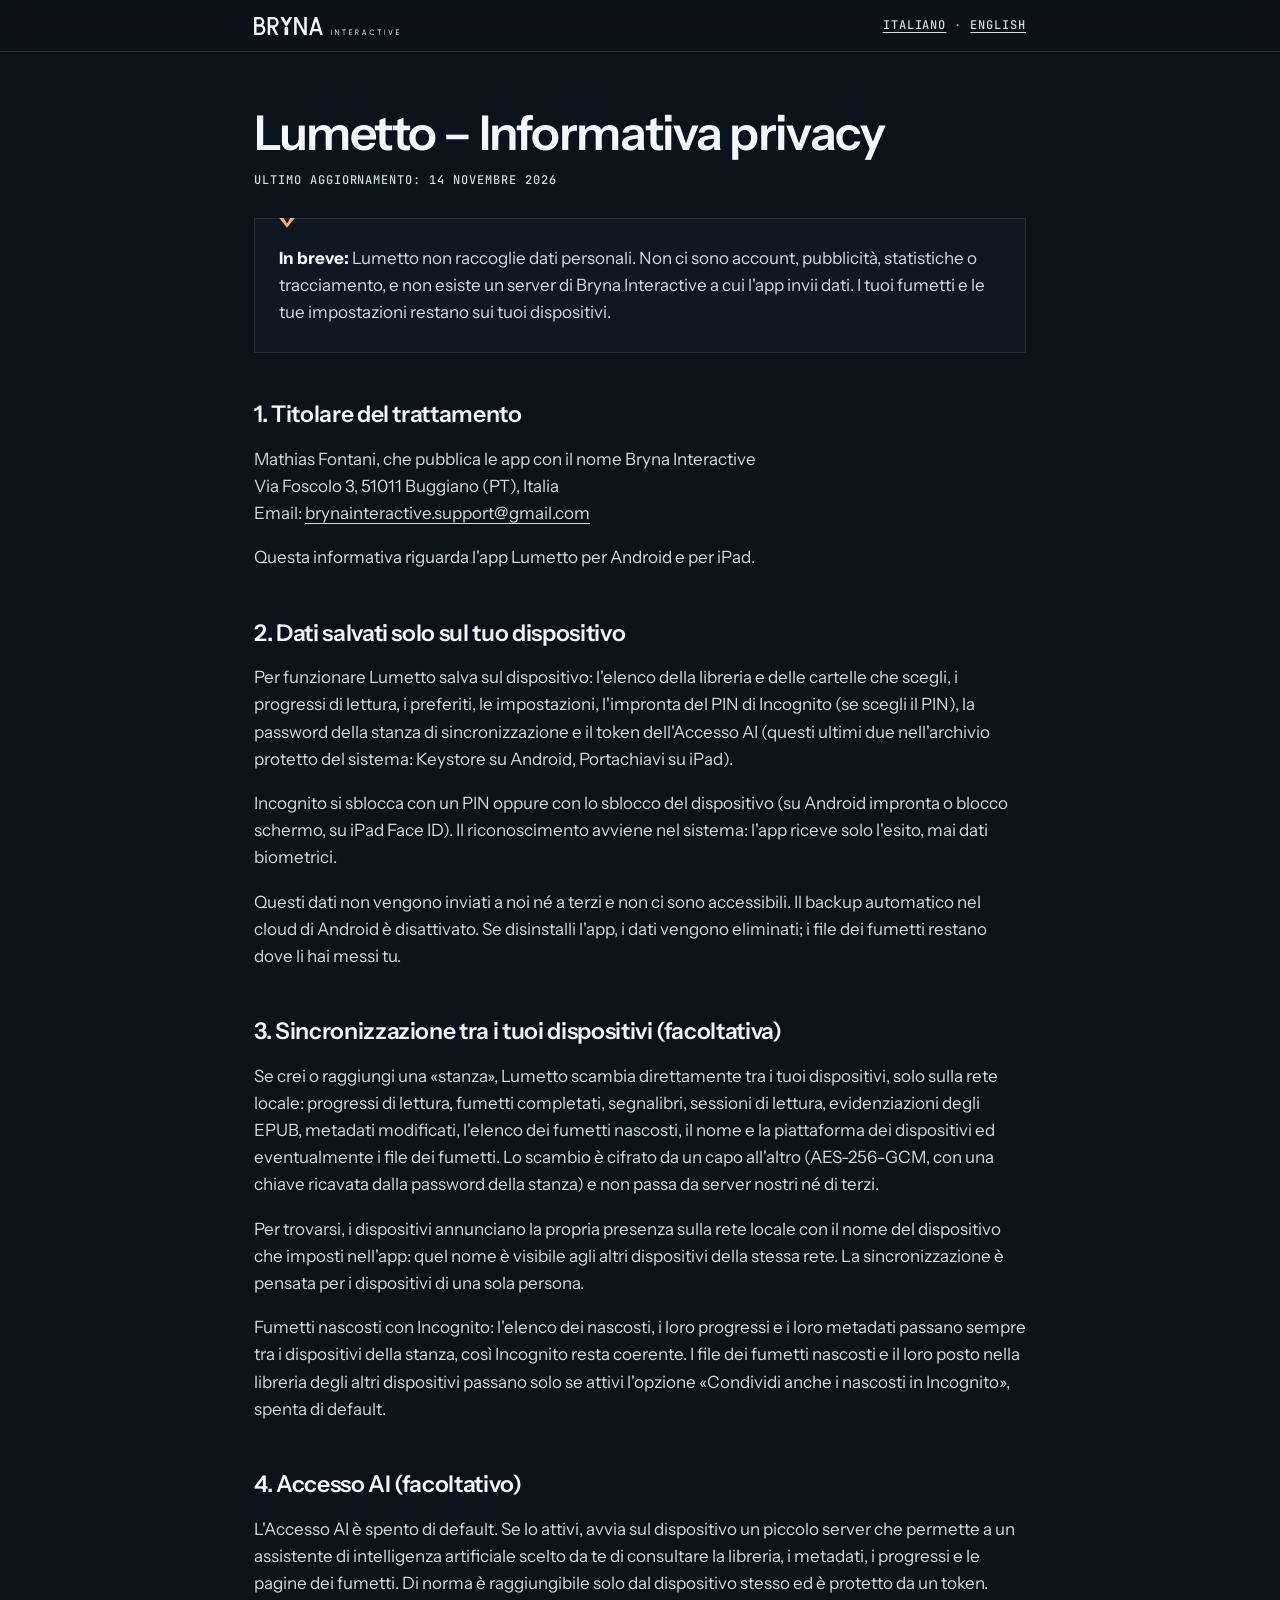
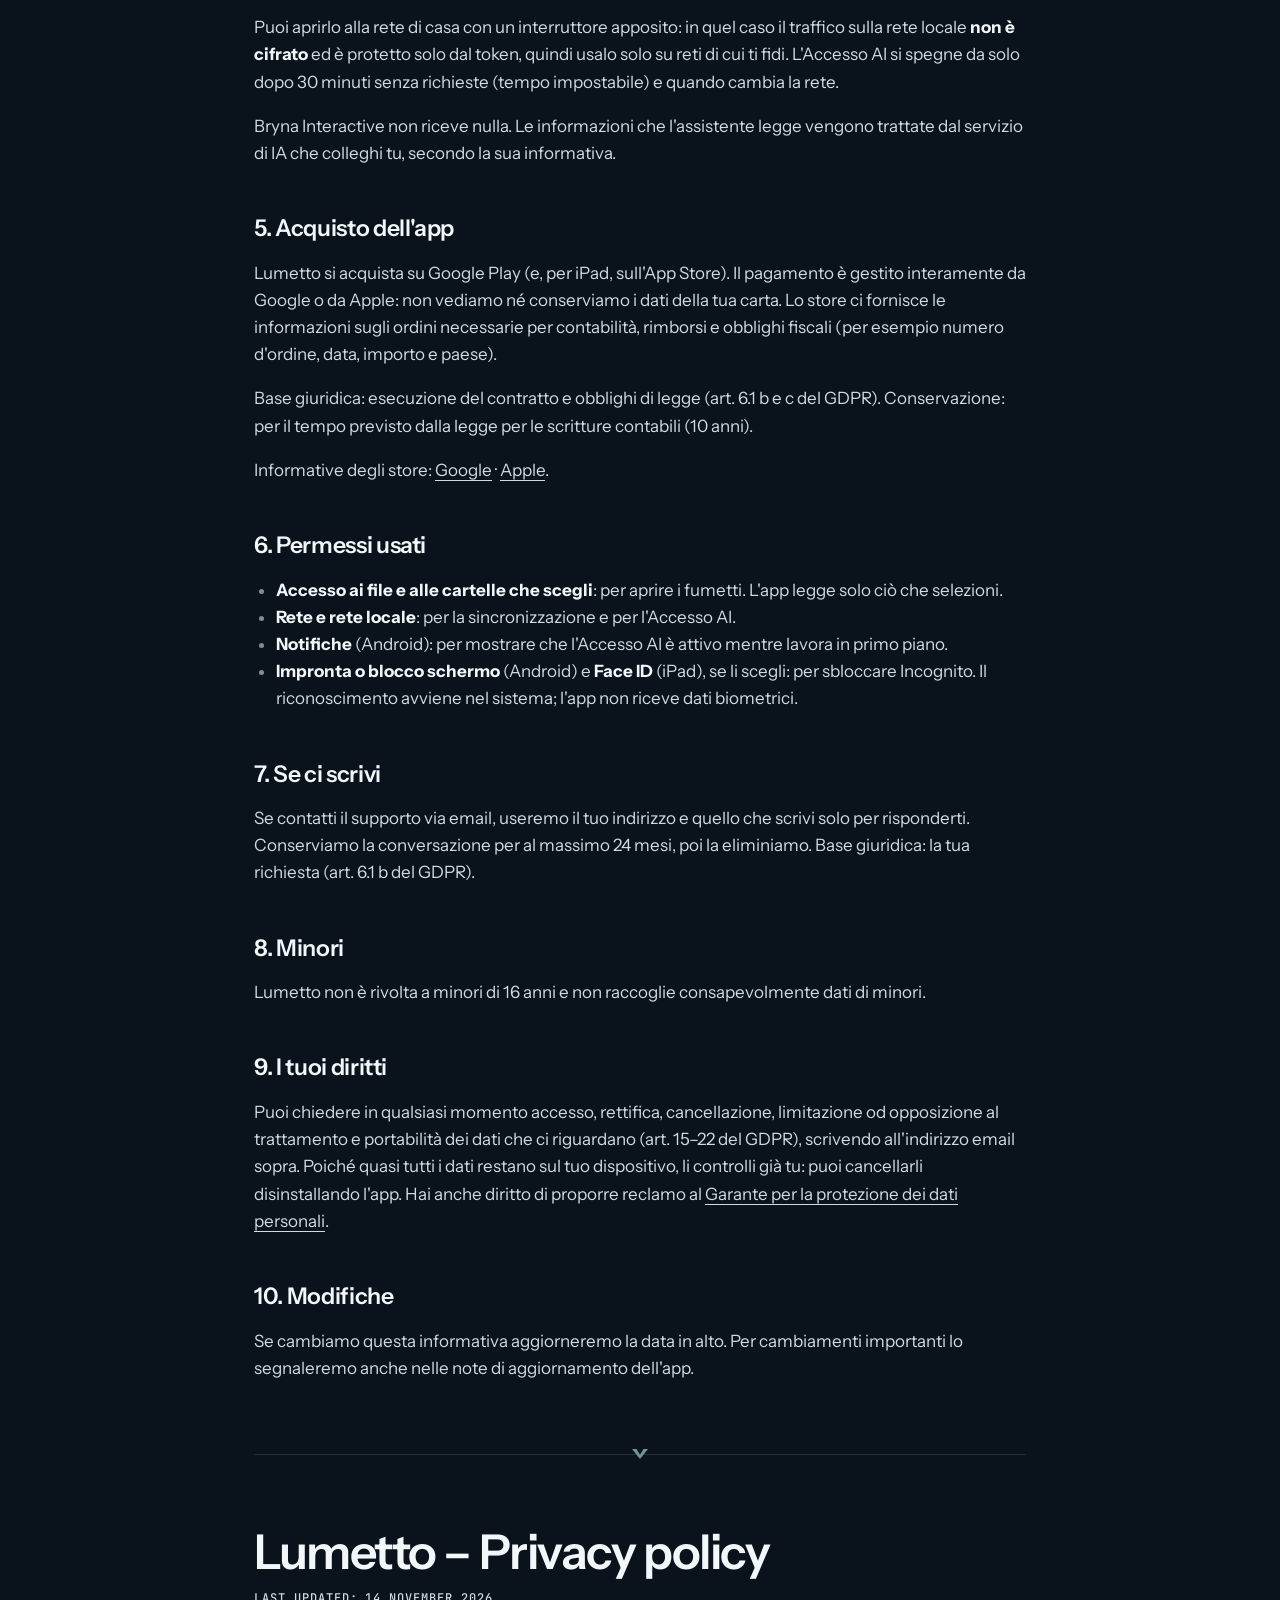
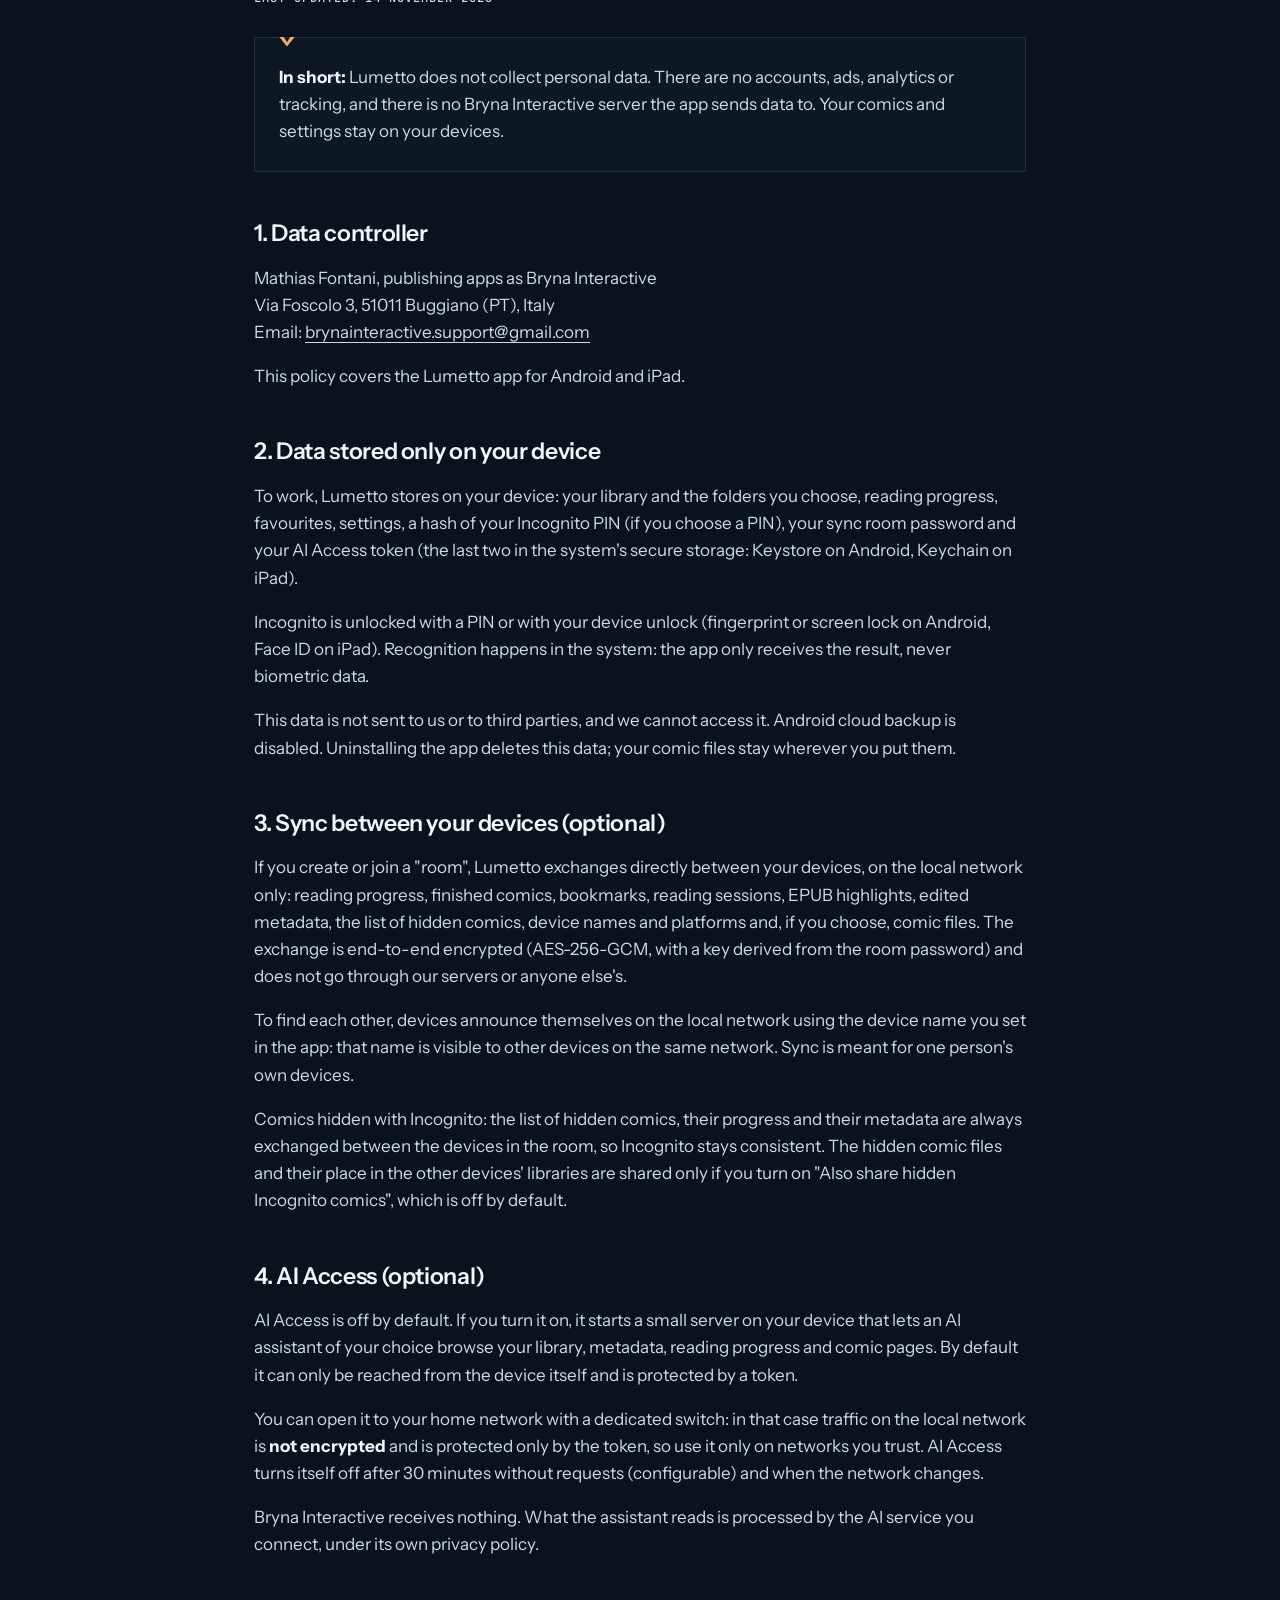
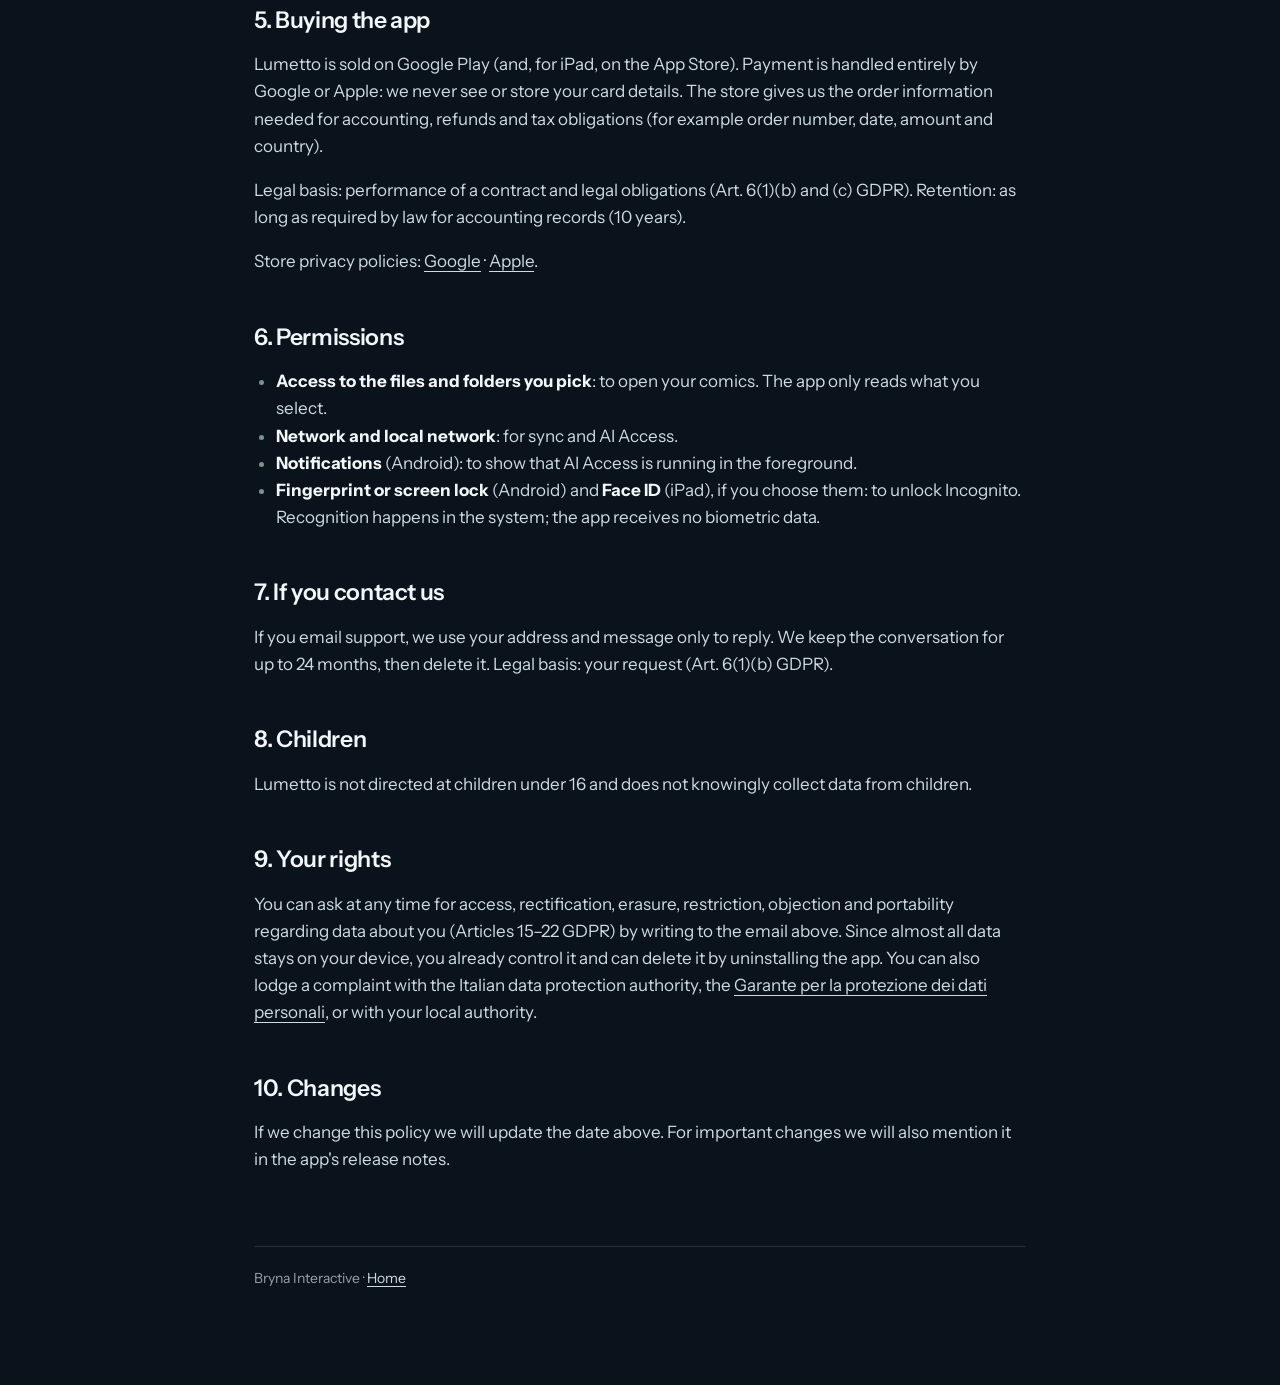
<file: lumetto/privacy.html>
<!DOCTYPE html>
<html lang="it">
<head>
<meta charset="utf-8">
<meta name="viewport" content="width=device-width, initial-scale=1">
<title>Lumetto – Informativa privacy</title>
<link rel="stylesheet" href="../style.css">
</head>
<body>
<header class="sito"><div>
  <a class="marchio" href="../">Bryna Interactive</a>
  <nav class="lingue"><a href="#it">Italiano</a> · <a href="#en">English</a></nav>
</div></header>
<main>

<article id="it" lang="it">
<h1>Lumetto – Informativa privacy</h1>
<p class="data">Ultimo aggiornamento: 14 novembre 2026</p>

<div class="riquadro">
  <p><strong>In breve:</strong> Lumetto non raccoglie dati personali. Non ci sono account, pubblicità, statistiche o tracciamento, e non esiste un server di Bryna Interactive a cui l'app invii dati. I tuoi fumetti e le tue impostazioni restano sui tuoi dispositivi.</p>
</div>

<h2>1. Titolare del trattamento</h2>
<p>Mathias Fontani, che pubblica le app con il nome Bryna Interactive<br>
Via Foscolo 3, 51011 Buggiano (PT), Italia<br>
Email: <a href="mailto:brynainteractive.support@gmail.com">brynainteractive.support@gmail.com</a></p>
<p>Questa informativa riguarda l'app Lumetto per Android e per iPad.</p>

<h2>2. Dati salvati solo sul tuo dispositivo</h2>
<p>Per funzionare Lumetto salva sul dispositivo: l'elenco della libreria e delle cartelle che scegli, i progressi di lettura, i preferiti, le impostazioni, l'impronta del PIN di Incognito (se scegli il PIN), la password della stanza di sincronizzazione e il token dell'Accesso AI (questi ultimi due nell'archivio protetto del sistema: Keystore su Android, Portachiavi su iPad).</p>
<p>Incognito si sblocca con un PIN oppure con lo sblocco del dispositivo (su Android impronta o blocco schermo, su iPad Face ID). Il riconoscimento avviene nel sistema: l'app riceve solo l'esito, mai dati biometrici.</p>
<p>Questi dati non vengono inviati a noi né a terzi e non ci sono accessibili. Il backup automatico nel cloud di Android è disattivato. Se disinstalli l'app, i dati vengono eliminati; i file dei fumetti restano dove li hai messi tu.</p>

<h2>3. Sincronizzazione tra i tuoi dispositivi (facoltativa)</h2>
<p>Se crei o raggiungi una «stanza», Lumetto scambia direttamente tra i tuoi dispositivi, solo sulla rete locale: progressi di lettura, fumetti completati, segnalibri, sessioni di lettura, evidenziazioni degli EPUB, metadati modificati, l'elenco dei fumetti nascosti, il nome e la piattaforma dei dispositivi ed eventualmente i file dei fumetti. Lo scambio è cifrato da un capo all'altro (AES-256-GCM, con una chiave ricavata dalla password della stanza) e non passa da server nostri né di terzi.</p>
<p>Per trovarsi, i dispositivi annunciano la propria presenza sulla rete locale con il nome del dispositivo che imposti nell'app: quel nome è visibile agli altri dispositivi della stessa rete. La sincronizzazione è pensata per i dispositivi di una sola persona.</p>
<p>Fumetti nascosti con Incognito: l'elenco dei nascosti, i loro progressi e i loro metadati passano sempre tra i dispositivi della stanza, così Incognito resta coerente. I file dei fumetti nascosti e il loro posto nella libreria degli altri dispositivi passano solo se attivi l'opzione «Condividi anche i nascosti in Incognito», spenta di default.</p>

<h2>4. Accesso AI (facoltativo)</h2>
<p>L'Accesso AI è spento di default. Se lo attivi, avvia sul dispositivo un piccolo server che permette a un assistente di intelligenza artificiale scelto da te di consultare la libreria, i metadati, i progressi e le pagine dei fumetti. Di norma è raggiungibile solo dal dispositivo stesso ed è protetto da un token.</p>
<p>Puoi aprirlo alla rete di casa con un interruttore apposito: in quel caso il traffico sulla rete locale <strong>non è cifrato</strong> ed è protetto solo dal token, quindi usalo solo su reti di cui ti fidi. L'Accesso AI si spegne da solo dopo 30 minuti senza richieste (tempo impostabile) e quando cambia la rete.</p>
<p>Bryna Interactive non riceve nulla. Le informazioni che l'assistente legge vengono trattate dal servizio di IA che colleghi tu, secondo la sua informativa.</p>

<h2>5. Acquisto dell'app</h2>
<p>Lumetto si acquista su Google Play (e, per iPad, sull'App Store). Il pagamento è gestito interamente da Google o da Apple: non vediamo né conserviamo i dati della tua carta. Lo store ci fornisce le informazioni sugli ordini necessarie per contabilità, rimborsi e obblighi fiscali (per esempio numero d'ordine, data, importo e paese).</p>
<p>Base giuridica: esecuzione del contratto e obblighi di legge (art. 6.1 b e c del GDPR). Conservazione: per il tempo previsto dalla legge per le scritture contabili (10 anni).</p>
<p>Informative degli store: <a href="https://policies.google.com/privacy">Google</a> · <a href="https://www.apple.com/legal/privacy/">Apple</a>.</p>

<h2>6. Permessi usati</h2>
<ul>
  <li><strong>Accesso ai file e alle cartelle che scegli</strong>: per aprire i fumetti. L'app legge solo ciò che selezioni.</li>
  <li><strong>Rete e rete locale</strong>: per la sincronizzazione e per l'Accesso AI.</li>
  <li><strong>Notifiche</strong> (Android): per mostrare che l'Accesso AI è attivo mentre lavora in primo piano.</li>
  <li><strong>Impronta o blocco schermo</strong> (Android) e <strong>Face ID</strong> (iPad), se li scegli: per sbloccare Incognito. Il riconoscimento avviene nel sistema; l'app non riceve dati biometrici.</li>
</ul>

<h2>7. Se ci scrivi</h2>
<p>Se contatti il supporto via email, useremo il tuo indirizzo e quello che scrivi solo per risponderti. Conserviamo la conversazione per al massimo 24 mesi, poi la eliminiamo. Base giuridica: la tua richiesta (art. 6.1 b del GDPR).</p>

<h2>8. Minori</h2>
<p>Lumetto non è rivolta a minori di 16 anni e non raccoglie consapevolmente dati di minori.</p>

<h2>9. I tuoi diritti</h2>
<p>Puoi chiedere in qualsiasi momento accesso, rettifica, cancellazione, limitazione od opposizione al trattamento e portabilità dei dati che ci riguardano (art. 15–22 del GDPR), scrivendo all'indirizzo email sopra. Poiché quasi tutti i dati restano sul tuo dispositivo, li controlli già tu: puoi cancellarli disinstallando l'app. Hai anche diritto di proporre reclamo al <a href="https://www.garanteprivacy.it">Garante per la protezione dei dati personali</a>.</p>

<h2>10. Modifiche</h2>
<p>Se cambiamo questa informativa aggiorneremo la data in alto. Per cambiamenti importanti lo segnaleremo anche nelle note di aggiornamento dell'app.</p>
</article>

<hr>

<article id="en" lang="en">
<h1>Lumetto – Privacy policy</h1>
<p class="data">Last updated: 14 November 2026</p>

<div class="riquadro">
  <p><strong>In short:</strong> Lumetto does not collect personal data. There are no accounts, ads, analytics or tracking, and there is no Bryna Interactive server the app sends data to. Your comics and settings stay on your devices.</p>
</div>

<h2>1. Data controller</h2>
<p>Mathias Fontani, publishing apps as Bryna Interactive<br>
Via Foscolo 3, 51011 Buggiano (PT), Italy<br>
Email: <a href="mailto:brynainteractive.support@gmail.com">brynainteractive.support@gmail.com</a></p>
<p>This policy covers the Lumetto app for Android and iPad.</p>

<h2>2. Data stored only on your device</h2>
<p>To work, Lumetto stores on your device: your library and the folders you choose, reading progress, favourites, settings, a hash of your Incognito PIN (if you choose a PIN), your sync room password and your AI Access token (the last two in the system's secure storage: Keystore on Android, Keychain on iPad).</p>
<p>Incognito is unlocked with a PIN or with your device unlock (fingerprint or screen lock on Android, Face ID on iPad). Recognition happens in the system: the app only receives the result, never biometric data.</p>
<p>This data is not sent to us or to third parties, and we cannot access it. Android cloud backup is disabled. Uninstalling the app deletes this data; your comic files stay wherever you put them.</p>

<h2>3. Sync between your devices (optional)</h2>
<p>If you create or join a "room", Lumetto exchanges directly between your devices, on the local network only: reading progress, finished comics, bookmarks, reading sessions, EPUB highlights, edited metadata, the list of hidden comics, device names and platforms and, if you choose, comic files. The exchange is end-to-end encrypted (AES-256-GCM, with a key derived from the room password) and does not go through our servers or anyone else's.</p>
<p>To find each other, devices announce themselves on the local network using the device name you set in the app: that name is visible to other devices on the same network. Sync is meant for one person's own devices.</p>
<p>Comics hidden with Incognito: the list of hidden comics, their progress and their metadata are always exchanged between the devices in the room, so Incognito stays consistent. The hidden comic files and their place in the other devices' libraries are shared only if you turn on "Also share hidden Incognito comics", which is off by default.</p>

<h2>4. AI Access (optional)</h2>
<p>AI Access is off by default. If you turn it on, it starts a small server on your device that lets an AI assistant of your choice browse your library, metadata, reading progress and comic pages. By default it can only be reached from the device itself and is protected by a token.</p>
<p>You can open it to your home network with a dedicated switch: in that case traffic on the local network is <strong>not encrypted</strong> and is protected only by the token, so use it only on networks you trust. AI Access turns itself off after 30 minutes without requests (configurable) and when the network changes.</p>
<p>Bryna Interactive receives nothing. What the assistant reads is processed by the AI service you connect, under its own privacy policy.</p>

<h2>5. Buying the app</h2>
<p>Lumetto is sold on Google Play (and, for iPad, on the App Store). Payment is handled entirely by Google or Apple: we never see or store your card details. The store gives us the order information needed for accounting, refunds and tax obligations (for example order number, date, amount and country).</p>
<p>Legal basis: performance of a contract and legal obligations (Art. 6(1)(b) and (c) GDPR). Retention: as long as required by law for accounting records (10 years).</p>
<p>Store privacy policies: <a href="https://policies.google.com/privacy">Google</a> · <a href="https://www.apple.com/legal/privacy/">Apple</a>.</p>

<h2>6. Permissions</h2>
<ul>
  <li><strong>Access to the files and folders you pick</strong>: to open your comics. The app only reads what you select.</li>
  <li><strong>Network and local network</strong>: for sync and AI Access.</li>
  <li><strong>Notifications</strong> (Android): to show that AI Access is running in the foreground.</li>
  <li><strong>Fingerprint or screen lock</strong> (Android) and <strong>Face ID</strong> (iPad), if you choose them: to unlock Incognito. Recognition happens in the system; the app receives no biometric data.</li>
</ul>

<h2>7. If you contact us</h2>
<p>If you email support, we use your address and message only to reply. We keep the conversation for up to 24 months, then delete it. Legal basis: your request (Art. 6(1)(b) GDPR).</p>

<h2>8. Children</h2>
<p>Lumetto is not directed at children under 16 and does not knowingly collect data from children.</p>

<h2>9. Your rights</h2>
<p>You can ask at any time for access, rectification, erasure, restriction, objection and portability regarding data about you (Articles 15–22 GDPR) by writing to the email above. Since almost all data stays on your device, you already control it and can delete it by uninstalling the app. You can also lodge a complaint with the Italian data protection authority, the <a href="https://www.garanteprivacy.it">Garante per la protezione dei dati personali</a>, or with your local authority.</p>

<h2>10. Changes</h2>
<p>If we change this policy we will update the date above. For important changes we will also mention it in the app's release notes.</p>
</article>

<footer>Bryna Interactive · <a href="../">Home</a></footer>
</main>
</body>
</html>
</file>
<file: style.css>
/* BRYNA INTERACTIVE — stile condiviso: home, informative, 404.
   Palette e caratteri dell'identità approvata. Nessuna risorsa esterna. */

@font-face { font-family: "Instrument Sans"; src: url("instrument-sans.woff2") format("woff2"); font-weight: 400 700; font-style: normal; font-display: swap; }
@font-face { font-family: "JetBrains Mono"; src: url("jetbrains-mono.woff2") format("woff2"); font-weight: 500; font-style: normal; font-display: swap; }

:root {
  --notte: #0A121B; --notte-2: #0E1823; --notte-3: #262F39;
  --brina: #F2F7F9; --ghiaccio: #CDDCE2; --lichene: #77938B; --lichene-s: #3C534C;
  --alba: #F7AB64; --grafite: #4D5660; --nebbia: #96A0A7;
  --sans: "Instrument Sans", system-ui, -apple-system, "Segoe UI", Roboto, sans-serif;
  --mono: "JetBrains Mono", ui-monospace, SFMono-Regular, Menlo, Consolas, monospace;
  --pad: clamp(20px, 5vw, 72px);
  --max: 1320px;
  --ease: cubic-bezier(.2, .8, .2, 1);
  --reticolo: url("data:image/svg+xml,%3Csvg xmlns='http://www.w3.org/2000/svg' width='46.188' height='80'%3E%3Cpath d='M0 0H46.188M0 40H46.188M0 0L46.188 80M46.188 0L0 80' stroke='%23CDDCE2' stroke-width='.6' fill='none'/%3E%3C/svg%3E");
  /* nomi usati dalle informative */
  --sfondo: var(--notte); --testo: var(--brina); --tenue: var(--nebbia); --accento: var(--alba); --linea: var(--notte-3);
}

*, *::before, *::after { box-sizing: border-box; }
html { -webkit-text-size-adjust: 100%; background: var(--notte); scroll-behavior: smooth; scroll-padding-top: 88px; }
body { margin: 0; background: var(--notte); color: var(--brina); font: 400 17px/1.6 var(--sans); -webkit-font-smoothing: antialiased; }
img, svg, canvas { display: block; }
a { color: var(--ghiaccio); text-decoration-thickness: 1px; text-underline-offset: .22em; transition: color .3s var(--ease); }
a:hover { color: var(--brina); }
:focus-visible { outline: 2px solid var(--alba); outline-offset: 3px; }
::selection { background: var(--ghiaccio); color: var(--notte); }
button { font: inherit; color: inherit; }
.mono { font-family: var(--mono); font-weight: 500; font-size: 12px; letter-spacing: .08em; text-transform: uppercase; }
.sr-only { position: absolute !important; width: 1px; height: 1px; overflow: hidden; clip: rect(0 0 0 0); white-space: nowrap; }
.skip { position: absolute; left: 12px; top: -60px; z-index: 100; background: var(--brina); color: var(--notte); padding: 10px 14px; }
.skip:focus { top: 12px; }

/* lingua: solo la home ha data-lang */
html[data-lang="it"] .t-en, html[data-lang="en"] .t-it { display: none !important; }

/* ------------------------------------------------------------------ intestazione */
.top { position: fixed; inset: 0 0 auto; z-index: 50; border-bottom: 1px solid transparent; transition: background .5s var(--ease), border-color .5s var(--ease); }
.top.scrolled { background: rgba(10, 18, 27, .84); -webkit-backdrop-filter: blur(14px); backdrop-filter: blur(14px); border-color: var(--notte-3); }
.top-in { max-width: var(--max); margin: 0 auto; padding: 18px var(--pad); display: flex; align-items: center; gap: 24px; }
.logo-link { display: flex; color: var(--brina); position: relative; z-index: 2; }
.logo-link svg { height: 20px; width: auto; }
.nav { margin-left: auto; display: flex; align-items: center; gap: 28px; }
.nav a { color: var(--ghiaccio); text-decoration: none; font-size: 15px; position: relative; padding: 6px 0; }
.nav a::after { content: ""; position: absolute; left: 0; right: 0; bottom: 0; height: 1px; background: currentColor; transform: scaleX(0); transform-origin: 0 50%; transition: transform .5s var(--ease); }
.nav a:hover { color: var(--brina); }
.nav a:hover::after { transform: scaleX(1); }
.lang { position: relative; z-index: 2; display: inline-flex; align-items: center; gap: 6px; min-height: 44px; padding: 0 4px; background: none; border: 0; cursor: pointer; color: var(--nebbia); font-family: var(--mono); font-size: 12px; font-weight: 500; letter-spacing: .08em; }
.lang b { font-weight: 500; color: var(--brina); }
.menu-btn { display: none; position: relative; z-index: 2; width: 44px; height: 44px; margin-left: 4px; border: 1px solid var(--notte-3); background: none; cursor: pointer; }
.menu-btn span { position: absolute; left: 12px; right: 12px; height: 1.5px; background: var(--brina); transition: transform .5s var(--ease), top .5s var(--ease); }
.menu-btn span:first-child { top: 17px; }
.menu-btn span:last-child { top: 25px; }
.menu-open .menu-btn span:first-child { top: 21px; transform: rotate(60deg); }
.menu-open .menu-btn span:last-child { top: 21px; transform: rotate(-60deg); }

@media (max-width: 880px) {
  .menu-btn { display: block; }
  .lang { margin-left: auto; }
  .nav { position: fixed; inset: 0; z-index: 1; flex-direction: column; align-items: flex-start; justify-content: center; gap: 6px; padding: 96px var(--pad) 48px; background: var(--notte) var(--reticolo); clip-path: polygon(0 0, 100% 0, 100% 0, 0 0); visibility: hidden; transition: clip-path .7s var(--ease), visibility 0s .7s; }
  .nav a { font-size: clamp(34px, 9vw, 52px); font-weight: 600; letter-spacing: -.03em; color: var(--brina); padding: 4px 0; }
  .menu-open .nav { clip-path: polygon(0 0, 100% 0, 100% 100%, 0 100%); visibility: visible; transition: clip-path .7s var(--ease); }
  .menu-open { overflow: hidden; }
  .menu-open .top.scrolled { -webkit-backdrop-filter: none; backdrop-filter: none; }
}

/* ------------------------------------------------------------------ elementi comuni */
.wrap { max-width: var(--max); margin: 0 auto; padding: 0 var(--pad); }
.section { position: relative; padding: clamp(96px, 14vw, 180px) 0; }
.section.chiara { background: var(--brina); color: var(--notte); }
.section.chiara a { color: var(--notte); }
.kicker { display: flex; align-items: center; gap: 14px; color: var(--nebbia); margin: 0 0 28px; }
.chiara .kicker { color: var(--grafite); }
.kicker::before { content: ""; width: 14px; height: 9px; background: var(--alba); clip-path: polygon(0 0, 28% 0, 50% 58%, 72% 0, 100% 0, 50% 100%); }
.titolo { margin: 0; font-size: clamp(36px, 5.4vw, 80px); line-height: 1; font-weight: 600; letter-spacing: -.035em; text-wrap: balance; }
.testo-grande { font-size: clamp(22px, 2.4vw, 34px); line-height: 1.32; letter-spacing: -.015em; font-weight: 500; text-wrap: pretty; }

.btn { --c: var(--notte); position: relative; display: inline-flex; align-items: center; gap: 14px; min-height: 52px; padding: 0 22px; font-size: 16px; font-weight: 600; text-decoration: none; border: 1px solid var(--brina); background: var(--brina); color: var(--notte); cursor: pointer; overflow: hidden; transition: background .4s var(--ease), color .4s var(--ease), border-color .4s var(--ease); }
.btn::before { content: ""; position: absolute; left: 18px; top: -1px; width: 16px; height: 10px; background: var(--alba); clip-path: polygon(0 0, 28% 0, 50% 58%, 72% 0, 100% 0, 50% 100%); transform: scaleY(0); transform-origin: 50% 0; transition: transform .45s var(--ease); }
.btn:hover::before, .btn:focus-visible::before { transform: scaleY(1); }
.btn:hover { background: var(--ghiaccio); border-color: var(--ghiaccio); color: var(--notte); }
.btn .freccia { width: 18px; height: 12px; transition: transform .45s var(--ease); }
.btn:hover .freccia { transform: translateX(4px); }
.btn.vuoto { background: transparent; color: var(--brina); border-color: var(--notte-3); }
.btn.vuoto:hover { border-color: var(--ghiaccio); background: transparent; color: var(--brina); }
.chiara .btn { background: var(--notte); color: var(--brina); border-color: var(--notte); }
.chiara .btn:hover { background: var(--lichene-s); border-color: var(--lichene-s); color: var(--brina); }

/* comparse allo scorrimento: taglio a 60° */
.js [data-rivela] { opacity: 0; transform: translateY(28px); transition: opacity 1s var(--ease), transform 1s var(--ease); transition-delay: var(--ritardo, 0s); }
.js [data-rivela].dentro { opacity: 1; transform: none; }
.js [data-taglio] { clip-path: polygon(0 0, 0 0, -60% 100%, -60% 100%); transition: clip-path 1.3s var(--ease); transition-delay: var(--ritardo, 0s); }
.js [data-taglio].dentro { clip-path: polygon(0 0, 160% 0, 100% 100%, -60% 100%); }
.parola { display: inline-block; opacity: .16; filter: blur(7px); transform: translateY(.08em); transition: opacity .9s var(--ease), filter .9s var(--ease), transform .9s var(--ease); }
.parola.accesa { opacity: 1; filter: none; transform: none; }
#brina-filo { position: absolute; left: 0; top: 0; width: 0; height: 0; z-index: 3; pointer-events: none; }
.kicker::before { transition: transform .5s var(--ease); }
.js .kicker.toccato::before { animation: tocco 1.1s var(--ease) both; }
@keyframes tocco { 0% { transform: scale(1); } 35% { transform: scale(1.8) translateY(1px); } 100% { transform: scale(1); } }
.nav a[aria-current="page"] { color: var(--brina); }

/* ------------------------------------------------------------------ hero */
.hero { position: relative; min-height: 100vh; min-height: 100svh; display: flex; flex-direction: column; justify-content: center; overflow: hidden; isolation: isolate; }
.hero-reticolo { position: absolute; inset: 0; z-index: -2; background: var(--reticolo); opacity: .07; -webkit-mask-image: radial-gradient(ellipse 70% 70% at 70% 60%, #000, transparent 75%); mask-image: radial-gradient(ellipse 70% 70% at 70% 60%, #000, transparent 75%); }
.hero canvas { position: absolute; inset: 0; z-index: -1; width: 100%; height: 100%; -webkit-mask-image: radial-gradient(130% 115% at 100% 0%, #000 38%, rgba(0,0,0,.3) 80%); mask-image: radial-gradient(130% 115% at 100% 0%, #000 38%, rgba(0,0,0,.3) 80%); }
.hero-dx p, .hero-meta .wrap { text-shadow: 0 0 14px var(--notte), 0 0 5px var(--notte), 0 0 2px var(--notte); }
.hero-in { position: relative; width: 100%; max-width: var(--max); margin: 0 auto; padding: 128px var(--pad) 120px; display: flex; flex-direction: column; gap: clamp(28px, 4vw, 48px); }
.hero .kicker { margin: 0; }
.marchio-hero { width: min(860px, 100%); height: auto; color: var(--brina); overflow: visible; }
.marchio-hero .descrittore { opacity: 0; transition: opacity 1.2s var(--ease) 2.9s; }
.avviato .marchio-hero .descrittore, .fermo .marchio-hero .descrittore { opacity: 1; }
.hero-righe { display: grid; grid-template-columns: minmax(0, 1.15fr) minmax(0, 1fr); gap: clamp(24px, 4vw, 64px); align-items: end; max-width: 1080px; }
.hero-titolo { margin: 0; font-size: clamp(28px, 3.4vw, 50px); line-height: 1.06; font-weight: 600; letter-spacing: -.03em; text-wrap: balance; }
.riga { display: block; overflow: hidden; padding-bottom: .06em; }
.riga > span { display: block; transform: translateY(105%); transition: transform 1.1s var(--ease); transition-delay: var(--ritardo, 0s); }
.avviato .riga > span, .fermo .riga > span { transform: none; }
.hero-dx { display: flex; flex-direction: column; gap: 24px; opacity: 0; transform: translateY(16px); transition: opacity 1s var(--ease) 3.1s, transform 1s var(--ease) 3.1s; }
.avviato .hero-dx, .fermo .hero-dx { opacity: 1; transform: none; }
.hero-dx p { margin: 0; color: var(--ghiaccio); font-size: clamp(17px, 1.35vw, 19px); max-width: 44ch; }
.cta { display: flex; flex-wrap: wrap; gap: 12px; }
.hero-meta { position: absolute; left: 0; right: 0; bottom: 0; }
.hero-meta .wrap { display: flex; justify-content: flex-start; align-items: center; gap: 20px; padding-bottom: 26px; color: var(--nebbia); }
.contatore { color: var(--ghiaccio); font-variant-numeric: tabular-nums; }
.scorri { display: inline-flex; align-items: center; gap: 10px; color: var(--nebbia); text-decoration: none; }
.scorri i { width: 1px; height: 28px; background: var(--notte-3); position: relative; overflow: hidden; }
.scorri i::after { content: ""; position: absolute; left: 0; top: -40%; width: 1px; height: 40%; background: var(--ghiaccio); animation: scorri 2.4s var(--ease) infinite; }
@keyframes scorri { to { top: 100%; } }

/* animazione BRINA → BRYNA (stessa logica della tavola 15) */
.marchio-hero .asta, .marchio-hero .stelo, .marchio-hero .cristallo { transform-box: fill-box; transform-origin: 50% 100%; }
.marchio-hero .stelo, .marchio-hero .cristallo { opacity: 0; }
.marchio-hero .cristallo { transform: scale(0); }
.marchio-hero .lampo { opacity: 0; }
.avviato .marchio-hero .asta { animation: asta 1.1s var(--ease) 1.1s forwards; }
.avviato .marchio-hero .stelo { animation: stelo .25s linear 2.05s forwards; }
.avviato .marchio-hero .cristallo { animation: cristallo .95s var(--ease) 2.2s forwards; }
.avviato .marchio-hero .lampo { animation: lampo 1.4s ease-out 2.75s forwards; }
.fermo .marchio-hero .asta { opacity: 0; }
.fermo .marchio-hero .stelo, .fermo .marchio-hero .cristallo { opacity: 1; transform: none; }
@keyframes asta { 0% { transform: scale(1, 1); } 85% { transform: scale(1.4286, .47); opacity: 1; } 100% { transform: scale(1.4286, .47); opacity: 0; } }
@keyframes stelo { to { opacity: 1; } }
@keyframes cristallo { 0% { opacity: 1; transform: scale(0); } 100% { opacity: 1; transform: scale(1); } }
@keyframes lampo { 0% { opacity: 0; } 25% { opacity: 1; } 100% { opacity: 0; } }

/* brina che scende dal bordo delle sezioni chiare */
.section.chiara { isolation: isolate; }
.brina-bordo { position: absolute; left: 0; top: 0; width: 100%; height: clamp(110px, 14vw, 170px); z-index: -1; pointer-events: none; }

/* ------------------------------------------------------------------ studio */
.studio-griglia { display: grid; grid-template-columns: minmax(0, 4fr) minmax(0, 8fr); gap: clamp(32px, 6vw, 96px); align-items: start; }
.figura { position: sticky; top: 120px; margin: 0; border: 1px solid var(--notte-3); background: var(--notte-2) var(--reticolo); padding: 28px; }
.figura svg { width: 100%; height: auto; overflow: visible; }
.figura .linee path { stroke-dasharray: 600; stroke-dashoffset: 600; transition: stroke-dashoffset 2.2s var(--ease) .3s; }
.figura.dentro .linee path { stroke-dashoffset: 0; }
.manifesto { margin: 0; font-size: clamp(28px, 3.5vw, 54px); line-height: 1.14; letter-spacing: -.025em; font-weight: 500; }
.p-studio #studio { padding-top: clamp(140px, 16vw, 210px); }
.p-studio #studio .kicker { font-size: 12px; font-weight: 500; }
.invito .titolo { margin-bottom: 22px; }
.invito-testo { margin: 0 0 34px; max-width: 44ch; color: var(--ghiaccio); font-size: 19px; }

/* ------------------------------------------------------------------ margini: la brina cresce dai bordi */
.margini { position: relative; isolation: isolate; overflow: hidden; background: var(--brina); color: var(--notte); min-height: 78vh; min-height: 78svh; display: flex; align-items: center; padding: clamp(96px, 12vw, 160px) 0; }
.margini .wrap { width: 100%; }
.brina-margine { position: absolute; top: 0; height: 100%; width: clamp(64px, 17vw, 270px); z-index: -1; pointer-events: none; }
.brina-margine.sx { left: 0; }
.brina-margine.dx { right: 0; }
.frase { margin: 0 auto; max-width: 14ch; text-align: center; font-size: clamp(40px, 7.6vw, 116px); line-height: .98; font-weight: 600; letter-spacing: -.045em; text-wrap: balance; }

/* ------------------------------------------------------------------ app: griglia affiancata, molta aria */
#progetti { padding: clamp(120px, 16vw, 220px) 0; }
.progetti-testa { display: flex; justify-content: space-between; align-items: end; gap: 32px; margin-bottom: clamp(64px, 9vw, 128px); }
.progetti-testa p:not(.kicker) { margin: 0; color: var(--nebbia); max-width: 38ch; }
.app-griglia { display: grid; grid-template-columns: repeat(2, minmax(0, 1fr)); gap: clamp(20px, 3.4vw, 52px); align-items: stretch; }
.app { display: flex; flex-direction: column; border: 1px solid var(--notte-3); background: var(--notte-2); transition: border-color .5s var(--ease), transform .8s var(--ease); }
.app:hover { border-color: var(--grafite); transform: translateY(-4px); }
.app .visivo { position: relative; aspect-ratio: 4 / 3; display: flex; align-items: center; justify-content: center; overflow: hidden; }
.app.kyklion .visivo { background: #0C0B0A; }
.app.lumetto .visivo { background: #0B0907; }
.app .visivo svg { width: min(54%, 290px); height: auto; transition: transform 1.4s var(--ease); }
.app:hover .visivo svg { transform: scale(1.04); }
.app-corpo { flex: 1; padding: clamp(28px, 3.6vw, 56px); display: flex; flex-direction: column; gap: 20px; }
.app h3 { margin: 0; font-size: clamp(38px, 4vw, 62px); line-height: 1; font-weight: 600; letter-spacing: -.04em; }
.app .motto { margin: -6px 0 0; font-size: clamp(18px, 1.5vw, 22px); color: var(--ghiaccio); }
.app .desc { margin: 0; color: var(--ghiaccio); max-width: 44ch; }
.etichette { list-style: none; margin: 0; padding: 0; display: flex; flex-wrap: wrap; gap: 8px; }
.etichette li { border: 1px solid var(--notte-3); padding: 6px 12px; font-size: 14px; color: var(--ghiaccio); }
.app .meta { margin-top: auto; display: flex; flex-wrap: wrap; justify-content: space-between; align-items: center; gap: 14px 24px; padding-top: 22px; border-top: 1px solid var(--notte-3); color: var(--nebbia); font-size: 12px; letter-spacing: .06em; text-transform: uppercase; }
.link-app { display: flex; flex-wrap: wrap; gap: 8px 22px; }
.app .meta a { font-family: var(--sans); text-transform: none; letter-spacing: 0; font-size: 15px; }
.stato { display: inline-flex; align-items: center; gap: 10px; }
.stato::before { content: ""; width: 7px; height: 7px; border-radius: 50%; background: var(--alba); box-shadow: 0 0 0 0 rgba(247, 171, 100, .5); animation: pulsa 2.4s ease-out infinite; }
@keyframes pulsa { 70% { box-shadow: 0 0 0 9px rgba(247, 171, 100, 0); } 100% { box-shadow: 0 0 0 0 rgba(247, 171, 100, 0); } }

/* Kyklion: l'anello si disegna, i punti si accendono */
.kyk-anello { stroke-dasharray: 940; stroke-dashoffset: 940; transition: stroke-dashoffset 1.8s var(--ease); }
.kyk-punto { opacity: 0; transition: opacity .4s var(--ease); }
.kyk-oro { transform-box: fill-box; transform-origin: 50% 50%; transform: scale(0); transition: transform .8s var(--ease) 1.7s; }
.dentro .kyk-anello { stroke-dashoffset: 0; }
.dentro .kyk-punto { opacity: 1; }
.dentro .kyk-oro { transform: none; }
/* Lumetto: la fiamma respira */
.lu-fiamma { transform-box: fill-box; transform-origin: 50% 100%; }
.dentro .lu-fiamma { animation: guizzo 2.2s ease-in-out infinite; }
@keyframes guizzo { 0%, 100% { transform: scale(1, 1) skewX(0); } 33% { transform: scale(1.02, 1.05) skewX(2.5deg); } 66% { transform: scale(.98, .97) skewX(-2deg); } }

/* ------------------------------------------------------------------ metodo */
.metodo-testa { max-width: 860px; margin-bottom: clamp(56px, 8vw, 96px); }
.percorso { position: relative; }
.percorso svg.zigzag { position: absolute; inset: 0; width: 100%; height: 100%; overflow: visible; }
.zigzag polyline { fill: none; stroke: var(--lichene); stroke-width: 1.5; vector-effect: non-scaling-stroke; stroke-dasharray: 3000; stroke-dashoffset: 3000; transition: stroke-dashoffset 2.6s var(--ease); }
.percorso.dentro .zigzag polyline { stroke-dashoffset: 0; }
.passi { position: relative; display: grid; grid-template-columns: repeat(4, minmax(0, 1fr)); gap: 24px; margin: 0; padding: 0; list-style: none; }
.passo { padding-top: 30px; display: flex; flex-direction: column; gap: 10px; }
.passo:nth-child(even) { margin-top: 140px; }
.passo .nodo { width: 22px; height: 22px; margin-left: -11px; margin-bottom: 14px; color: var(--notte); }
.passo h3 { margin: 0; font-size: clamp(24px, 2.2vw, 32px); font-weight: 600; letter-spacing: -.025em; line-height: 1.1; }
.passo p { margin: 0; color: var(--grafite); max-width: 30ch; }
.passo .mono { color: var(--grafite); }

/* ------------------------------------------------------------------ laboratorio */
.laboratorio.pagina { min-height: 100vh; min-height: 100svh; border-top: 0; }
.laboratorio { position: relative; min-height: 88vh; display: flex; flex-direction: column; overflow: hidden; background: var(--notte); border-top: 1px solid var(--notte-3); }
.laboratorio canvas { position: absolute; inset: 0; width: 100%; height: 100%; touch-action: pan-y; cursor: crosshair; }
.lab-testa { position: relative; pointer-events: none; padding-top: clamp(80px, 10vw, 132px); }
.lab-testa .wrap > * { pointer-events: auto; }
.lab-testa p:not(.kicker) { margin: 22px 0 0; max-width: 44ch; color: var(--ghiaccio); font-size: 19px; }
.lab-piede { position: relative; margin-top: 30px; pointer-events: none; }
.lab-testa .wrap, .lab-piede .wrap { text-shadow: 0 0 14px var(--notte), 0 0 5px var(--notte), 0 0 2px var(--notte); }
.lab-piede .wrap { display: flex; flex-wrap: wrap; justify-content: flex-start; align-items: center; gap: 16px; padding-bottom: 28px; color: var(--nebbia); }
.lab-piede button { pointer-events: auto; font-family: var(--sans); text-shadow: none; }

/* ------------------------------------------------------------------ contatti */
.contatti .grande { display: inline-block; margin: 8px 0 32px; white-space: nowrap; font-size: min(84px, calc((min(100vw, var(--max)) - 2 * var(--pad)) / 15.8)); line-height: 1.05; font-weight: 600; letter-spacing: -.04em; text-decoration: none; background: linear-gradient(currentColor, currentColor) 0 100% / 0 2px no-repeat; transition: background-size .7s var(--ease); }
.contatti .grande:hover { background-size: 100% 2px; color: var(--lichene-s); }
.contatti-riga { display: flex; flex-wrap: wrap; align-items: center; gap: 14px 28px; }
.contatti-riga p { margin: 0; color: var(--grafite); max-width: 52ch; }
.contatti-social { margin-top: clamp(44px, 6vw, 80px); padding-top: 26px; border-top: 1px solid rgba(10, 18, 27, .14); display: flex; flex-wrap: wrap; align-items: center; gap: 12px 32px; }
.contatti-social p { margin: 0; color: var(--grafite); font-size: 12px; letter-spacing: .08em; text-transform: uppercase; }
.copiato { color: var(--lichene-s); min-height: 1.6em; }

/* ------------------------------------------------------------------ piè di pagina */
.piede { border-top: 1px solid var(--notte-3); }
.piede .wrap { display: grid; grid-template-columns: auto minmax(0, 1fr) auto; align-items: center; gap: 24px 48px; padding-top: 48px; padding-bottom: 48px; color: var(--nebbia); font-size: 14px; }
.piede-segno { display: flex; color: var(--brina); }
.piede-segno svg { height: 40px; width: auto; }
.piede-testo p { margin: 0; }
.piede-testo .piede-motto { margin-top: 4px; color: var(--ghiaccio); }
.piede-link { display: flex; flex-direction: column; align-items: flex-end; gap: 14px; }
.piede .legali { display: flex; flex-wrap: wrap; gap: 8px 24px; justify-content: flex-end; }
.social { display: flex; flex-wrap: wrap; gap: 10px 22px; }
.social a { position: relative; text-decoration: none; font-size: 12px; letter-spacing: .08em; text-transform: uppercase; }
.social a::after { content: ""; position: absolute; left: 0; right: 0; bottom: -4px; height: 1px; background: currentColor; transform: scaleX(0); transform-origin: left; transition: transform .5s var(--ease); }
.social a:hover::after, .social a:focus-visible::after { transform: scaleX(1); }

/* ------------------------------------------------------------------ informative (markup esistente) */
header.sito { position: sticky; top: 0; z-index: 10; background: rgba(10, 18, 27, .9); -webkit-backdrop-filter: blur(12px); backdrop-filter: blur(12px); border-bottom: 1px solid var(--notte-3); }
header.sito div { max-width: 820px; margin: 0 auto; padding: 16px 24px; display: flex; gap: 16px; align-items: center; flex-wrap: wrap; }
header.sito a.marchio { display: inline-flex; align-items: center; gap: 12px; color: var(--brina); font-weight: 600; text-decoration: none; letter-spacing: .14em; text-transform: uppercase; font-size: 13px; }
/* il nome nell'intestazione delle informative resta nel testo (accessibile) ma si vede il logo originale */
header.sito a.marchio { font-size: 0; letter-spacing: 0; gap: 0; }
header.sito a.marchio::before { content: ""; width: 145px; height: 18px; background: url("logo-linea.svg") left center / contain no-repeat; }
nav.lingue { margin-left: auto; font-family: var(--mono); font-size: 12px; letter-spacing: .08em; text-transform: uppercase; color: var(--nebbia); }
main:not(#contenuto) { max-width: 820px; margin: 0 auto; padding: 56px 24px 96px; }
main:not(#contenuto) h1 { font-size: clamp(32px, 5vw, 48px); line-height: 1.05; font-weight: 600; letter-spacing: -.03em; margin: 0 0 12px; text-wrap: balance; }
main:not(#contenuto) h2 { font-size: 23px; line-height: 1.2; font-weight: 600; letter-spacing: -.015em; margin: 48px 0 10px; }
main:not(#contenuto) h3 { font-size: 18px; margin: 28px 0 8px; }
main:not(#contenuto) p, main:not(#contenuto) li { color: var(--ghiaccio); }
main:not(#contenuto) strong { color: var(--brina); }
p.data { font-family: var(--mono); font-size: 12px; letter-spacing: .08em; text-transform: uppercase; color: var(--nebbia); margin: 0 0 28px; }
.riquadro { position: relative; background: var(--notte-2); border: 1px solid var(--notte-3); padding: 20px 24px; margin: 24px 0 8px; }
.riquadro::before { content: ""; position: absolute; left: 24px; top: -1px; width: 16px; height: 10px; background: var(--alba); clip-path: polygon(0 0, 28% 0, 50% 58%, 72% 0, 100% 0, 50% 100%); }
.riquadro p { margin: 6px 0; }
main:not(#contenuto) ul { padding-left: 22px; }
main:not(#contenuto) li::marker { color: var(--lichene); }
main:not(#contenuto) table { border-collapse: collapse; width: 100%; margin: 16px 0; font-size: 15px; display: block; overflow-x: auto; }
main:not(#contenuto) th, main:not(#contenuto) td { border: 1px solid var(--notte-3); padding: 10px 12px; text-align: left; vertical-align: top; }
main:not(#contenuto) th { color: var(--nebbia); font-family: var(--mono); font-size: 12px; font-weight: 500; letter-spacing: .06em; text-transform: uppercase; }
main:not(#contenuto) hr { position: relative; border: 0; height: 1px; background: var(--notte-3); margin: 72px 0; overflow: visible; }
main:not(#contenuto) hr::after { content: ""; position: absolute; left: 50%; top: -5px; width: 16px; height: 10px; margin-left: -8px; background: var(--lichene); clip-path: polygon(0 0, 28% 0, 50% 58%, 72% 0, 100% 0, 50% 100%); }
main:not(#contenuto) > footer { color: var(--nebbia); font-size: 14px; border-top: 1px solid var(--notte-3); padding-top: 20px; margin-top: 72px; }

/* ------------------------------------------------------------------ 404 */
.vuota { min-height: 100vh; min-height: 100svh; display: flex; flex-direction: column; justify-content: center; position: relative; overflow: hidden; isolation: isolate; }
.vuota canvas { position: absolute; inset: 0; width: 100%; height: 100%; z-index: -1; }
.vuota .wrap { width: 100%; display: flex; flex-direction: column; gap: 24px; align-items: flex-start; }
.vuota h1 { margin: 0; font-size: clamp(64px, 14vw, 200px); line-height: .9; font-weight: 600; letter-spacing: -.05em; }
.vuota p { margin: 0; font-size: clamp(19px, 2vw, 26px); color: var(--ghiaccio); max-width: 30ch; }

/* ------------------------------------------------------------------ adattamenti */
@media (max-width: 980px) {
  .hero-righe, .studio-griglia { grid-template-columns: minmax(0, 1fr); }
  .figura { position: relative; top: 0; max-width: 360px; }
  .passi { grid-template-columns: repeat(2, minmax(0, 1fr)); row-gap: 56px; }
  .passo:nth-child(even) { margin-top: 0; }
  .percorso svg.zigzag { display: none; }
  .piede .wrap { grid-template-columns: minmax(0, 1fr); }
  .piede-link { align-items: flex-start; }
  .piede .legali { justify-content: flex-start; }
}
@media (max-width: 760px) {
  .app-griglia { grid-template-columns: minmax(0, 1fr); }
}
@media (max-width: 600px) {
  body { font-size: 16px; }
  .passi { grid-template-columns: minmax(0, 1fr); }
  .progetti-testa { flex-direction: column; align-items: flex-start; }
  .hero-meta .wrap { padding-bottom: 18px; }
  .hero-meta .scorri { display: none; }
  .hero-in { padding-top: 112px; padding-bottom: 96px; }
  .laboratorio { min-height: 92vh; }
  .percorso svg.zigzag { display: block; }
  .passo { position: relative; padding: 0 0 0 46px; }
  .passo .nodo { position: absolute; left: 0; top: 0; margin: 0; }
}
@media (max-aspect-ratio: 19/20) {
  .hero canvas { -webkit-mask-image: linear-gradient(to top, #000 22%, rgba(0,0,0,.25) 46%); mask-image: linear-gradient(to top, #000 22%, rgba(0,0,0,.25) 46%); }
}

/* movimento ridotto: tutto fermo e già visibile */
@media (prefers-reduced-motion: reduce) {
  html { scroll-behavior: auto; }
  *, *::before, *::after { animation-duration: .001ms !important; animation-iteration-count: 1 !important; transition-duration: .001ms !important; transition-delay: 0s !important; }
  .js [data-rivela], .js [data-taglio] { opacity: 1; transform: none; clip-path: none; }
  .parola { opacity: 1; filter: none; transform: none; }
}
</file>
